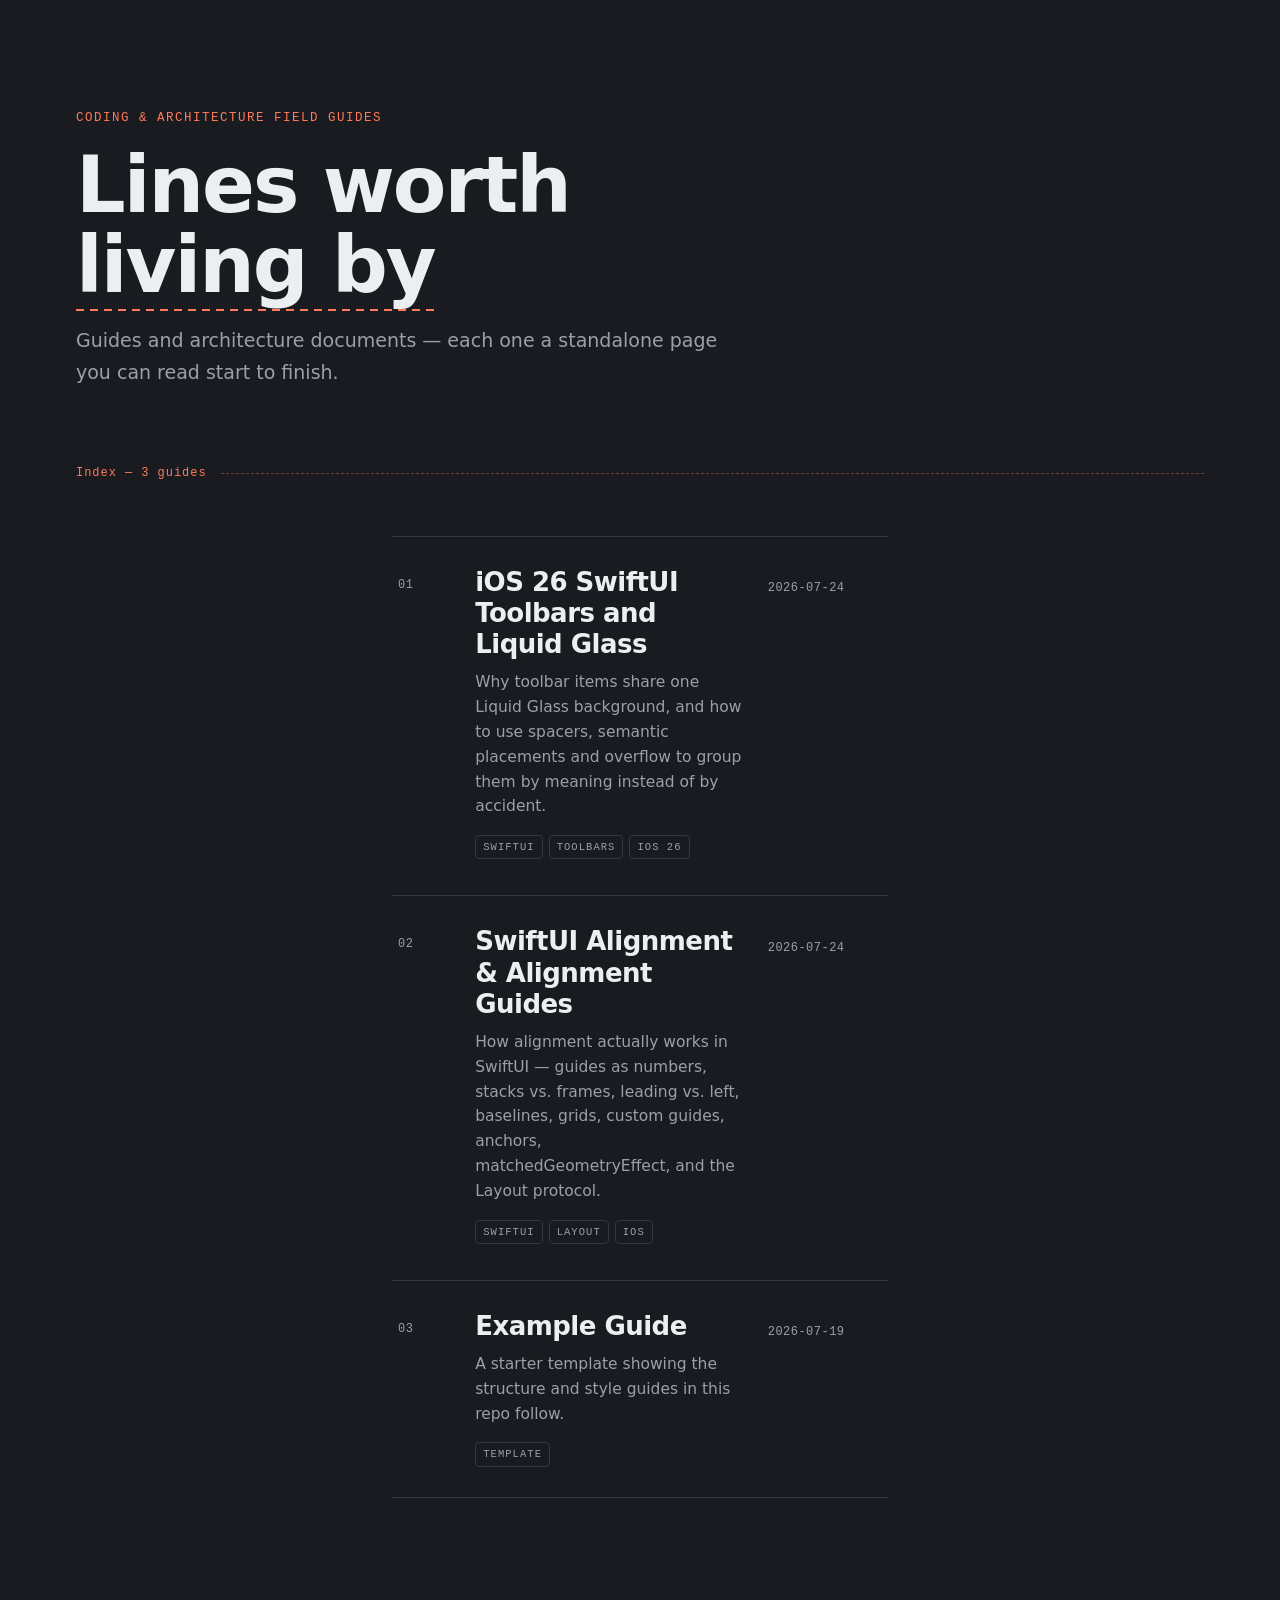
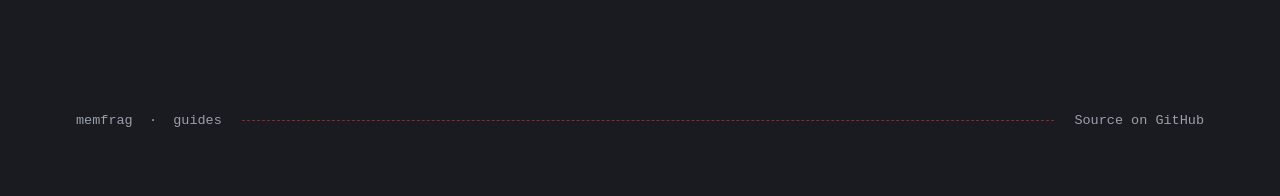
<file: index.html>
<!doctype html>
<html lang="en">
<head>
  <meta charset="utf-8">
  <meta name="viewport" content="width=device-width, initial-scale=1">
  <title>Guides</title>
  <meta name="description" content="Coding guides and architecture documents.">
  <link rel="stylesheet" href="assets/style.css">
</head>
<body>
  <div class="rail" aria-hidden="true"></div>

  <header class="masthead">
    <span class="eyebrow">Coding &amp; architecture field guides</span>
    <h1>Lines worth<br><span class="dashed">living by</span></h1>
    <p class="subtitle">Guides and architecture documents &mdash; each one a standalone page you can read start to finish.</p>
    <p class="masthead-rule"><span id="guide-count">Index</span></p>
  </header>

  <main>
    <ul class="guide-list" id="guide-list">
      <li class="list-note" id="list-note">Loading&hellip;</li>
    </ul>
  </main>

  <footer class="page-footer">
    <span>memfrag &nbsp;·&nbsp; guides</span>
    <span class="sep"></span>
    <a href="https://github.com/memfrag/guides">Source on GitHub</a>
  </footer>

  <script>
    const esc = s => String(s).replace(/[&<>"]/g, c => (
      { '&': '&amp;', '<': '&lt;', '>': '&gt;', '"': '&quot;' }[c]
    ));

    fetch('guides.json')
      .then(res => {
        if (!res.ok) throw new Error(res.status + ' ' + res.statusText);
        return res.json();
      })
      .then(guides => {
        const list = document.getElementById('guide-list');
        const note = document.getElementById('list-note');
        const sorted = guides
          .slice()
          .sort((a, b) => (b.updated || '').localeCompare(a.updated || ''));

        note.remove();

        if (!sorted.length) {
          list.innerHTML = '<li class="list-note">No guides yet.</li>';
          return;
        }

        document.getElementById('guide-count').textContent =
          'Index — ' + sorted.length + (sorted.length === 1 ? ' guide' : ' guides');

        list.innerHTML = sorted.map((guide, i) => {
          const num = String(i + 1).padStart(2, '0');
          const tags = (guide.tags || [])
            .map(t => `<span class="tag">${esc(t)}</span>`)
            .join('');
          return `
            <li class="entry" style="--i:${i}">
              <a class="entry-link" href="${esc(guide.path)}">
                <span class="entry-num">${num}</span>
                <span class="entry-body">
                  <span class="entry-title">${esc(guide.title)}</span>
                  ${guide.description ? `<span class="entry-desc">${esc(guide.description)}</span>` : ''}
                  ${tags ? `<span class="entry-tags">${tags}</span>` : ''}
                </span>
                <span class="entry-side">
                  ${guide.updated ? `<time datetime="${esc(guide.updated)}">${esc(guide.updated)}</time>` : ''}
                  <span class="entry-arrow" aria-hidden="true">&rarr;</span>
                </span>
              </a>
            </li>`;
        }).join('');
      })
      .catch(err => {
        document.getElementById('guide-list').innerHTML =
          '<li class="list-note is-error">Could not load guides.json</li>';
        console.error(err);
      });
  </script>
</body>
</html>
</file>
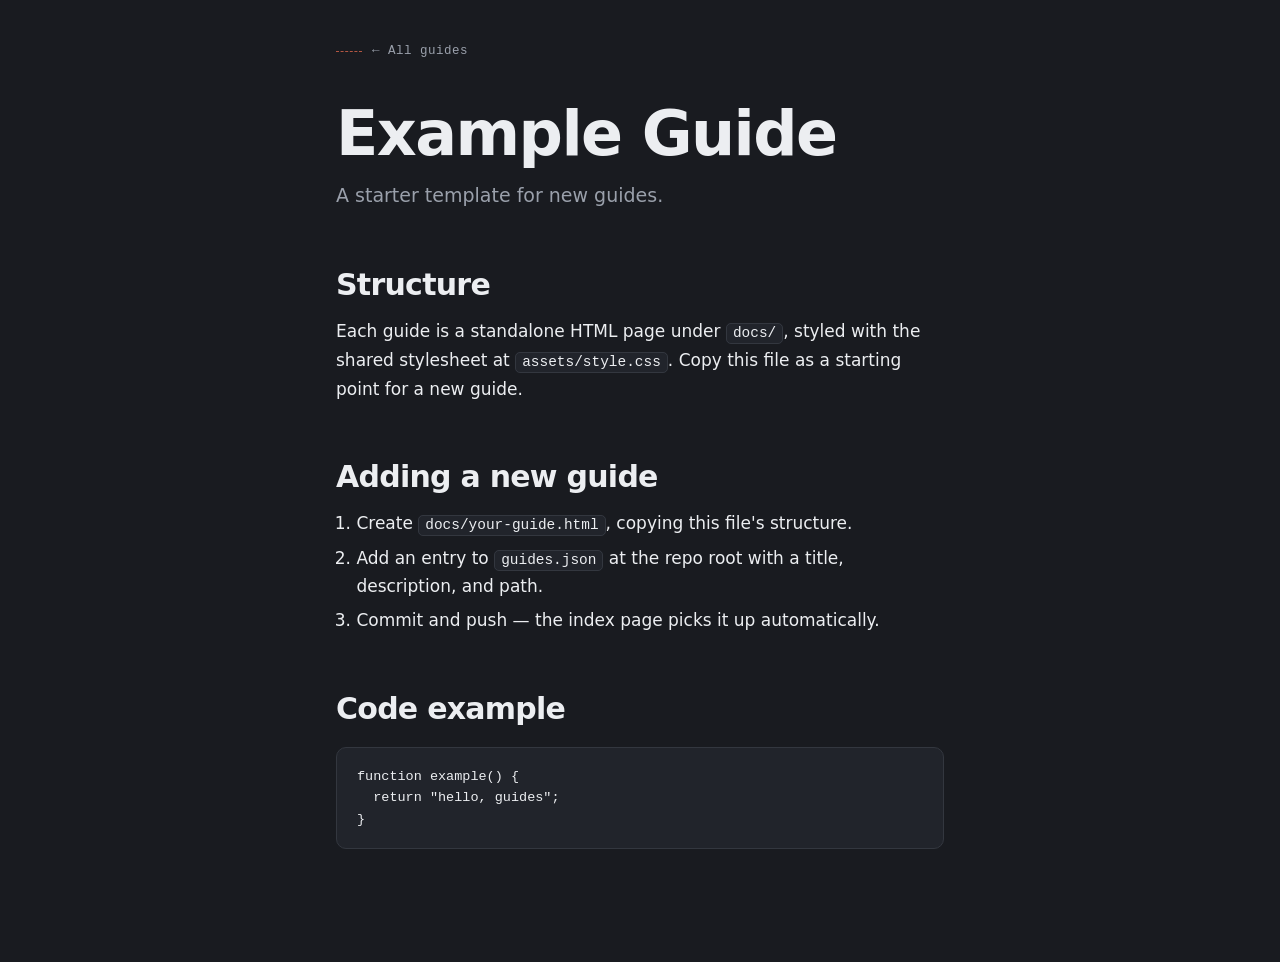
<file: docs/example-guide.html>
<!doctype html>
<html lang="en">
<head>
  <meta charset="utf-8">
  <meta name="viewport" content="width=device-width, initial-scale=1">
  <title>Example Guide</title>
  <link rel="stylesheet" href="../assets/style.css">
</head>
<body>
  <main>
    <a class="back-link" href="../index.html">&larr; All guides</a>
    <h1>Example Guide</h1>
    <p class="subtitle">A starter template for new guides.</p>

    <h2>Structure</h2>
    <p>
      Each guide is a standalone HTML page under <code>docs/</code>, styled with the
      shared stylesheet at <code>assets/style.css</code>. Copy this file as a
      starting point for a new guide.
    </p>

    <h2>Adding a new guide</h2>
    <ol>
      <li>Create <code>docs/your-guide.html</code>, copying this file's structure.</li>
      <li>Add an entry to <code>guides.json</code> at the repo root with a title,
        description, and path.</li>
      <li>Commit and push &mdash; the index page picks it up automatically.</li>
    </ol>

    <h2>Code example</h2>
    <pre><code>function example() {
  return "hello, guides";
}</code></pre>
  </main>
</body>
</html>
</file>
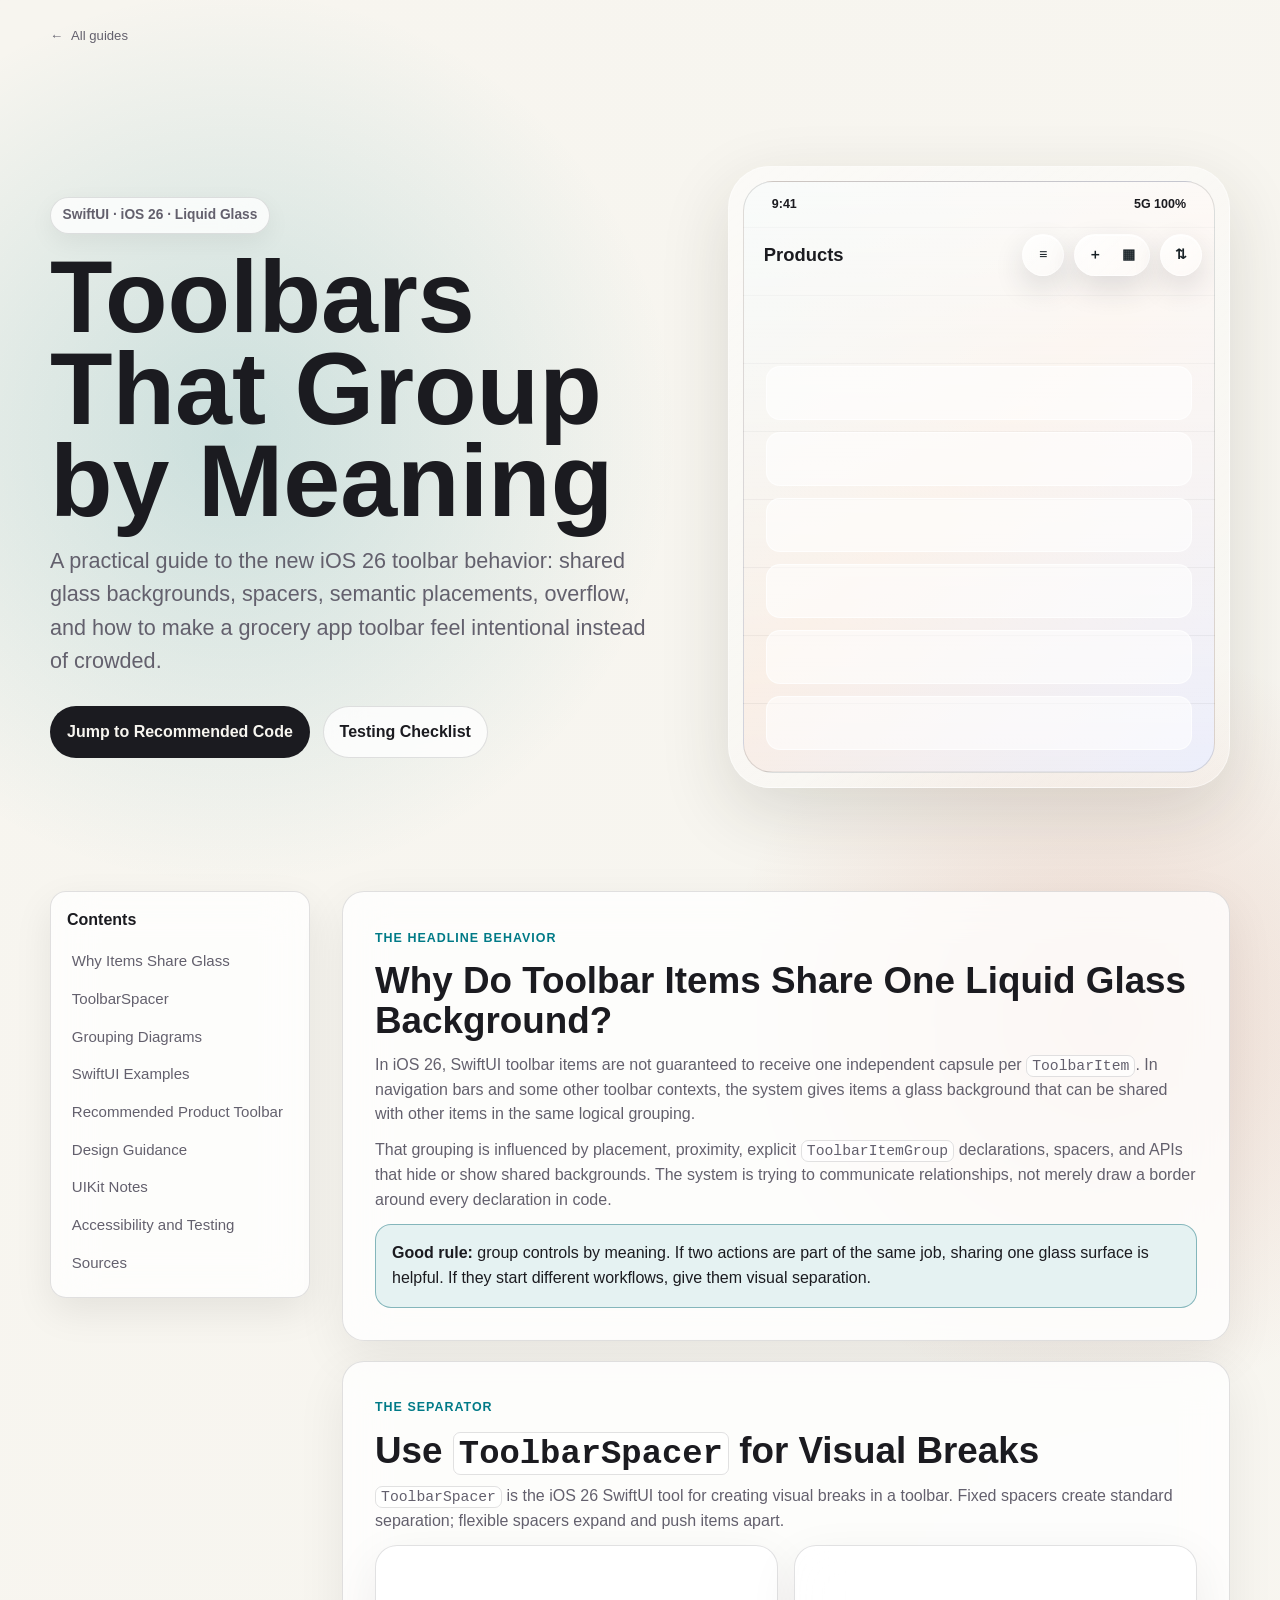
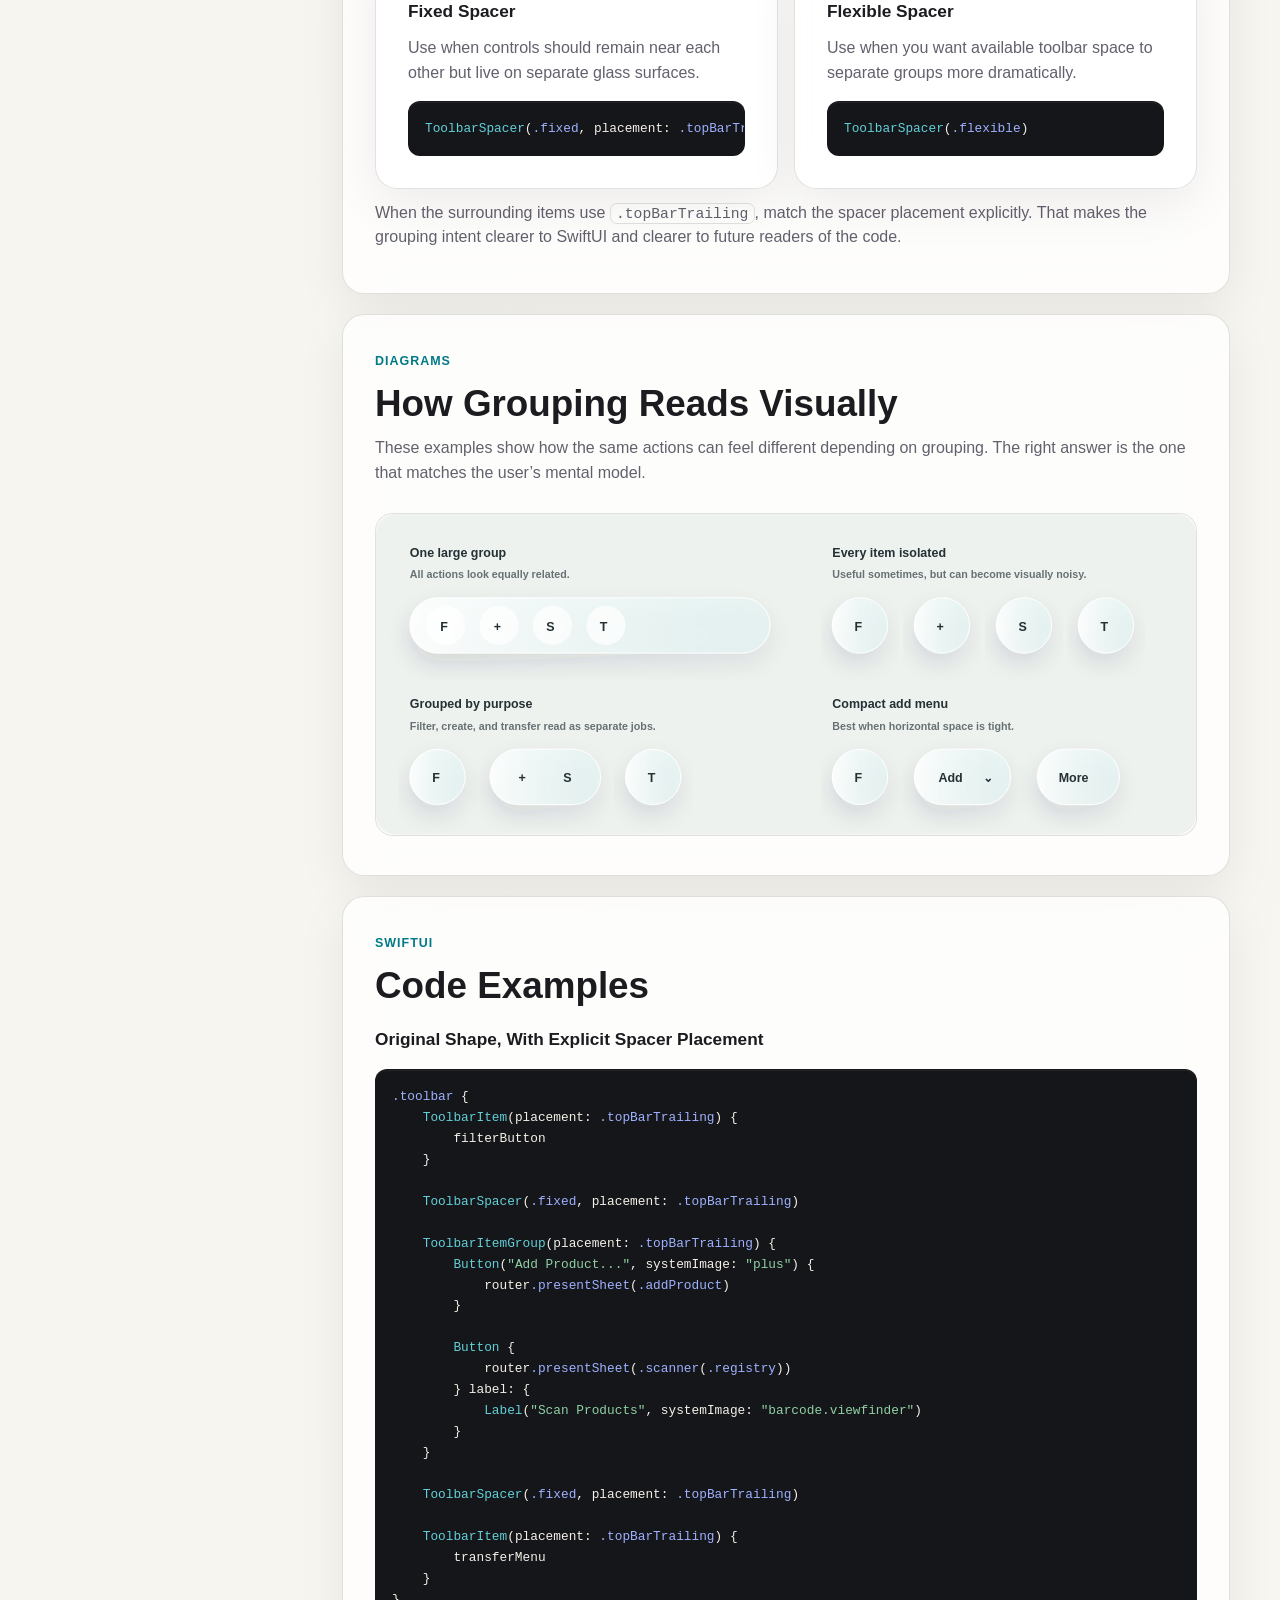
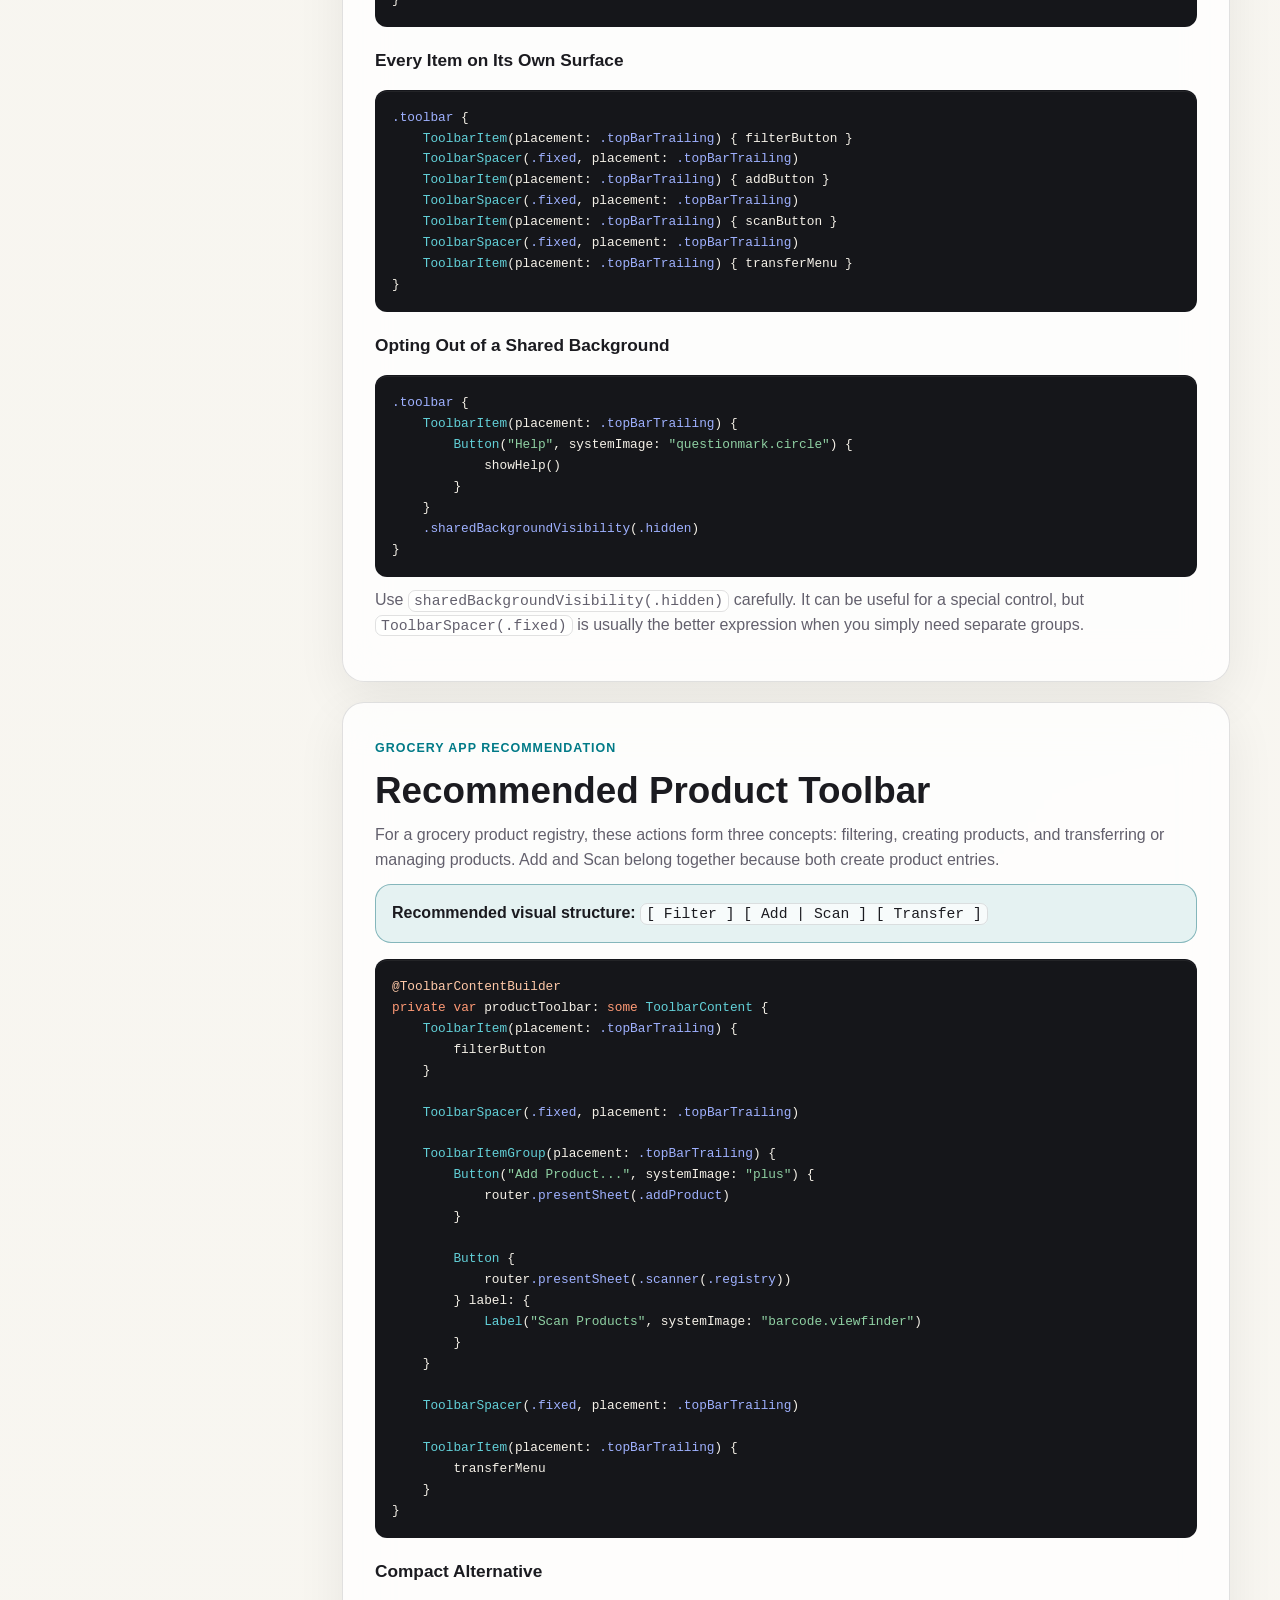
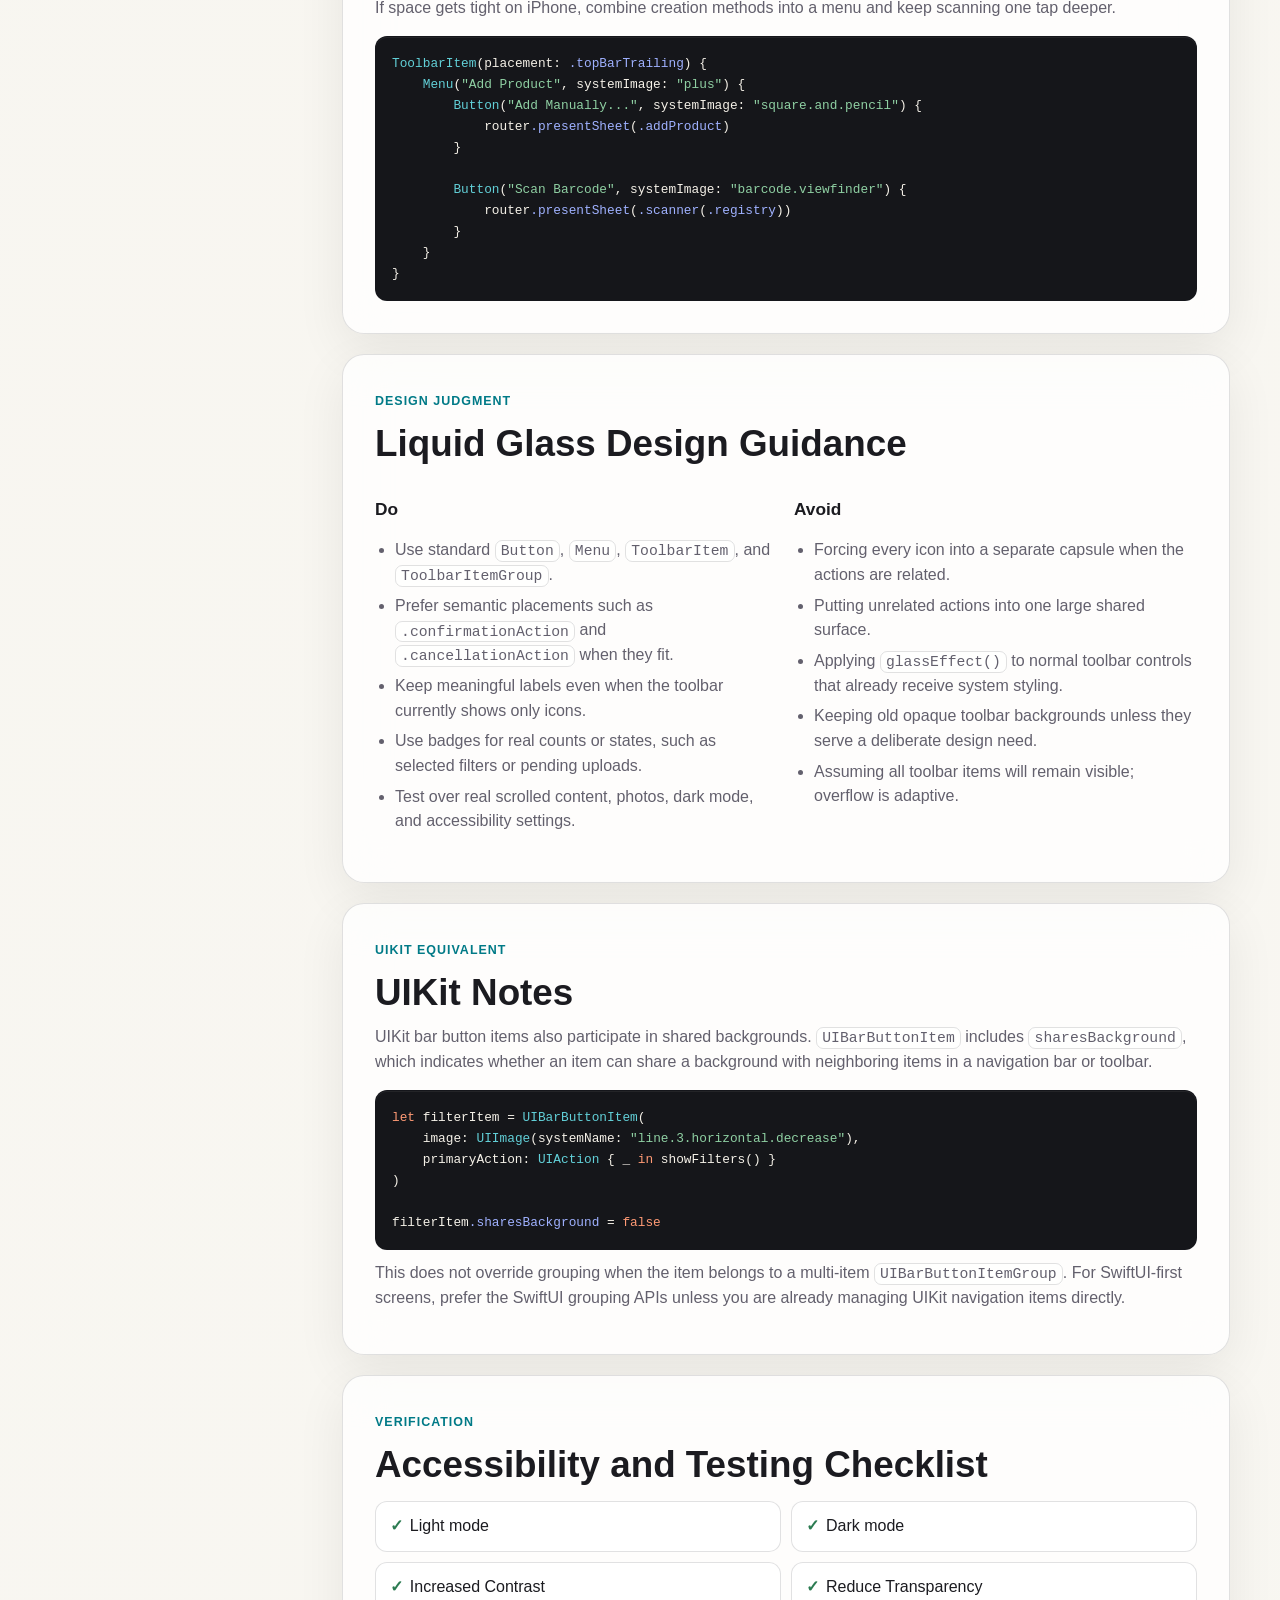
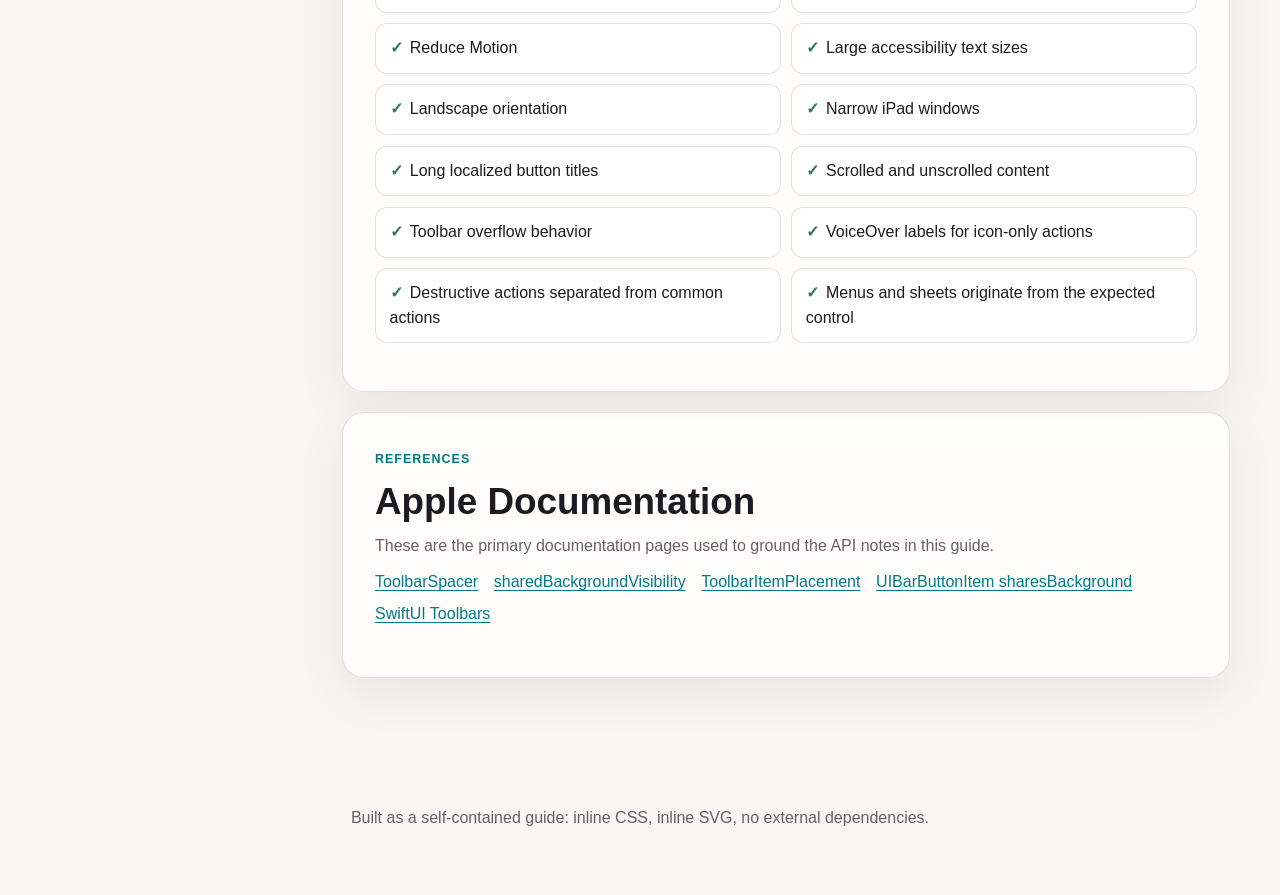
<file: docs/liquid-glass-toolbar-guide.html>
<!doctype html>
<html lang="en">
<head>
  <meta charset="utf-8">
  <meta name="viewport" content="width=device-width, initial-scale=1">
  <title>iOS 26 SwiftUI Toolbars and Liquid Glass</title>
  <style>
    :root {
      color-scheme: light dark;
      --bg: #f7f5ef;
      --paper: rgba(255,255,255,.78);
      --paper-strong: rgba(255,255,255,.92);
      --ink: #1b1b20;
      --muted: #63606d;
      --line: rgba(29,29,34,.13);
      --accent: #007a87;
      --accent-2: #b6462a;
      --accent-3: #445c9f;
      --green: #2b7b51;
      --shadow: 0 24px 70px rgba(44, 39, 25, .14);
      --mono: ui-monospace, SFMono-Regular, Menlo, Consolas, "Liberation Mono", monospace;
      --sans: -apple-system, BlinkMacSystemFont, "SF Pro Text", "Segoe UI", sans-serif;
    }

    @media (prefers-color-scheme: dark) {
      :root {
        --bg: #171719;
        --paper: rgba(37,38,43,.76);
        --paper-strong: rgba(43,44,50,.92);
        --ink: #f3f0ea;
        --muted: #b7b2aa;
        --line: rgba(255,255,255,.15);
        --accent: #62d0d8;
        --accent-2: #ff9a75;
        --accent-3: #9fb1ff;
        --green: #79d69c;
        --shadow: 0 24px 70px rgba(0,0,0,.34);
      }
    }

    * { box-sizing: border-box; }
    html { scroll-behavior: smooth; }
    body {
      margin: 0;
      font-family: var(--sans);
      color: var(--ink);
      background:
        radial-gradient(circle at 18% 6%, rgba(0,122,135,.18), transparent 28rem),
        radial-gradient(circle at 86% 14%, rgba(182,70,42,.16), transparent 24rem),
        linear-gradient(135deg, var(--bg), color-mix(in srgb, var(--bg) 84%, #ffffff));
      line-height: 1.55;
    }

    a { color: var(--accent); text-decoration-thickness: .08em; text-underline-offset: .18em; }
    code, pre { font-family: var(--mono); }
    code {
      padding: .12rem .32rem;
      border: 1px solid var(--line);
      border-radius: .45rem;
      background: color-mix(in srgb, var(--paper-strong) 74%, transparent);
      font-size: .92em;
    }
    pre {
      margin: 1rem 0 0;
      padding: 1rem;
      overflow-x: auto;
      border: 1px solid var(--line);
      border-radius: 12px;
      background: #15161a;
      color: #f5f1e8;
      font-size: .87rem;
      line-height: 1.48;
      box-shadow: inset 0 1px 0 rgba(255,255,255,.06);
    }
    pre code { padding: 0; border: 0; background: transparent; color: inherit; }

    /* Swift syntax colours. The code block is dark in both themes, so these
       are fixed values rather than theme tokens. */
    pre {
      --tok-comment: #7f838f;
      --tok-keyword: #ff9a75;
      --tok-string:  #8fd0a3;
      --tok-type:    #62d0d8;
      --tok-member:  #9fb1ff;
      --tok-number:  #f0c674;
      --tok-attr:    #ffc9a8;
    }
    .tok-comment { color: var(--tok-comment); font-style: italic; }
    .tok-keyword { color: var(--tok-keyword); }
    .tok-string  { color: var(--tok-string); }
    .tok-type    { color: var(--tok-type); }
    .tok-member  { color: var(--tok-member); }
    .tok-number  { color: var(--tok-number); }
    .tok-attr    { color: var(--tok-attr); }

    .wrap { width: min(1180px, calc(100% - 32px)); margin: 0 auto; }

    .back-link {
      display: inline-flex;
      align-items: center;
      gap: .5rem;
      margin-top: 1.6rem;
      font-size: .82rem;
      font-weight: 500;
      color: var(--muted);
      text-decoration: none;
      transition: color .18s ease, gap .18s ease;
    }
    .back-link:hover { color: var(--accent); gap: .75rem; }
    .hero {
      min-height: 92vh;
      display: grid;
      align-items: center;
      padding: 5rem 0 3rem;
    }
    .hero-grid {
      display: grid;
      grid-template-columns: minmax(0, 1.1fr) minmax(320px, .9fr);
      gap: clamp(2rem, 5vw, 5rem);
      align-items: center;
    }
    .eyebrow {
      display: inline-flex;
      gap: .55rem;
      align-items: center;
      padding: .42rem .72rem;
      border: 1px solid var(--line);
      border-radius: 999px;
      background: var(--paper);
      backdrop-filter: blur(22px) saturate(1.2);
      box-shadow: 0 8px 24px rgba(0,0,0,.06);
      color: var(--muted);
      font-size: .86rem;
      font-weight: 650;
    }
    h1 {
      margin: 1.1rem 0 1rem;
      max-width: 12ch;
      font-size: clamp(3rem, 8vw, 7.6rem);
      line-height: .9;
      letter-spacing: 0;
    }
    .lead {
      max-width: 66ch;
      margin: 0;
      font-size: clamp(1.08rem, 2vw, 1.35rem);
      color: var(--muted);
    }
    .hero-actions { display: flex; flex-wrap: wrap; gap: .8rem; margin-top: 1.8rem; }
    .button {
      display: inline-flex;
      align-items: center;
      gap: .55rem;
      min-height: 44px;
      padding: .78rem 1rem;
      border-radius: 999px;
      border: 1px solid var(--line);
      background: var(--ink);
      color: var(--bg);
      font-weight: 750;
      text-decoration: none;
    }
    .button.secondary { background: var(--paper); color: var(--ink); backdrop-filter: blur(18px); }

    .device {
      position: relative;
      border: 1px solid rgba(255,255,255,.45);
      border-radius: 42px;
      padding: 14px;
      background: linear-gradient(145deg, rgba(255,255,255,.5), rgba(255,255,255,.12));
      box-shadow: var(--shadow);
    }
    .screen {
      border-radius: 30px;
      overflow: hidden;
      border: 1px solid rgba(0,0,0,.12);
      background:
        linear-gradient(rgba(255,255,255,.72), rgba(255,255,255,.18)),
        repeating-linear-gradient(0deg, rgba(27,27,32,.08) 0 1px, transparent 1px 68px),
        linear-gradient(135deg, #e9f2ef, #f8eadf 48%, #e8ebfb);
      min-height: 560px;
      position: relative;
    }
    .status { height: 44px; display: flex; justify-content: space-between; align-items: center; padding: 0 28px; font-size: .78rem; font-weight: 800; }
    .nav-demo { position: sticky; top: 0; padding: 8px 12px 12px; display: flex; align-items: center; gap: 10px; justify-content: flex-end; }
    .nav-title { margin-right: auto; margin-left: 8px; font-weight: 800; font-size: 1.15rem; }
    .glass {
      display: inline-flex;
      align-items: center;
      gap: 2px;
      min-height: 40px;
      padding: 4px;
      border-radius: 999px;
      border: 1px solid rgba(255,255,255,.55);
      background: linear-gradient(135deg, rgba(255,255,255,.82), rgba(255,255,255,.34));
      box-shadow: 0 12px 30px rgba(32,44,55,.14), inset 0 1px 0 rgba(255,255,255,.82);
      backdrop-filter: blur(24px) saturate(1.5);
    }
    .tool {
      display: grid;
      place-items: center;
      width: 32px;
      height: 32px;
      border-radius: 999px;
      color: #182126;
      font-weight: 900;
      font-size: .88rem;
    }
    .content-bars { padding: 78px 22px 22px; display: grid; gap: 12px; }
    .fake-row { height: 54px; border-radius: 14px; background: rgba(255,255,255,.58); border: 1px solid rgba(255,255,255,.7); }

    .layout {
      display: grid;
      grid-template-columns: 260px minmax(0, 1fr);
      gap: 2rem;
      align-items: start;
      padding: 1rem 0 5rem;
    }
    .toc {
      position: sticky;
      top: 1rem;
      border: 1px solid var(--line);
      border-radius: 16px;
      padding: 1rem;
      background: var(--paper);
      backdrop-filter: blur(22px) saturate(1.2);
      box-shadow: 0 14px 38px rgba(0,0,0,.08);
    }
    .toc strong { display: block; margin-bottom: .55rem; }
    .toc a { display: block; padding: .45rem .3rem; color: var(--muted); text-decoration: none; border-radius: 8px; font-size: .94rem; }
    .toc a:hover { color: var(--ink); background: rgba(128,128,128,.1); }

    main { display: grid; gap: 1.25rem; }
    section, .panel {
      border: 1px solid var(--line);
      border-radius: 22px;
      padding: clamp(1.1rem, 3vw, 2rem);
      background: var(--paper);
      backdrop-filter: blur(22px) saturate(1.1);
      box-shadow: 0 16px 50px rgba(0,0,0,.07);
    }
    h2 { margin: 0 0 .75rem; font-size: clamp(1.55rem, 3vw, 2.3rem); line-height: 1.08; letter-spacing: 0; }
    h3 { margin: 1.25rem 0 .45rem; font-size: 1.08rem; }
    p { margin: .7rem 0; color: var(--muted); }
    ul, ol { padding-left: 1.25rem; color: var(--muted); }
    li { margin: .36rem 0; }
    .grid-2 { display: grid; grid-template-columns: repeat(2, minmax(0, 1fr)); gap: 1rem; }
    .callout {
      border-radius: 16px;
      border: 1px solid color-mix(in srgb, var(--accent) 35%, var(--line));
      padding: 1rem;
      background: color-mix(in srgb, var(--accent) 10%, var(--paper-strong));
    }
    .callout strong { color: var(--ink); }
    .tagline {
      display: inline-block;
      margin: .3rem 0 .8rem;
      color: var(--accent);
      font-weight: 800;
      text-transform: uppercase;
      font-size: .78rem;
      letter-spacing: .08em;
    }
    .diagram {
      width: 100%;
      height: auto;
      margin-top: 1rem;
      border-radius: 18px;
      border: 1px solid var(--line);
      background: color-mix(in srgb, var(--paper-strong) 75%, transparent);
    }
    .mini-label { font: 700 14px var(--sans); fill: #243034; }
    .mini-muted { font: 600 12px var(--sans); fill: #677173; }
    .source-list a { display: inline-block; margin-right: .7rem; margin-bottom: .45rem; }

    .checklist {
      display: grid;
      grid-template-columns: repeat(2, minmax(0, 1fr));
      gap: .65rem;
      padding: 0;
      list-style: none;
    }
    .checklist li {
      margin: 0;
      padding: .75rem .85rem;
      border: 1px solid var(--line);
      border-radius: 12px;
      background: var(--paper-strong);
      color: var(--ink);
    }
    .checklist li::before { content: "✓"; color: var(--green); font-weight: 900; margin-right: .45rem; }
    .footer { padding: 3rem 0 4rem; color: var(--muted); text-align: center; }

    @media (max-width: 880px) {
      .hero { min-height: auto; padding-top: 2.5rem; }
      .hero-grid, .layout, .grid-2 { grid-template-columns: 1fr; }
      .toc { position: static; }
      .screen { min-height: 460px; }
      .checklist { grid-template-columns: 1fr; }
    }

    @media print {
      body { background: #fff; }
      .toc, .hero-actions { display: none; }
      .layout, .hero-grid { display: block; }
      section, .panel { box-shadow: none; break-inside: avoid; }
      a { color: #000; }
    }
  </style>
</head>
<body>
  <div class="wrap">
    <a class="back-link" href="../index.html"><span aria-hidden="true">&larr;</span> All guides</a>
  </div>
  <header class="hero">
    <div class="wrap hero-grid">
      <div>
        <span class="eyebrow">SwiftUI · iOS 26 · Liquid Glass</span>
        <h1>Toolbars That Group by Meaning</h1>
        <p class="lead">A practical guide to the new iOS 26 toolbar behavior: shared glass backgrounds, spacers, semantic placements, overflow, and how to make a grocery app toolbar feel intentional instead of crowded.</p>
        <div class="hero-actions">
          <a class="button" href="#recommended">Jump to Recommended Code</a>
          <a class="button secondary" href="#checklist">Testing Checklist</a>
        </div>
      </div>

      <div class="device" aria-label="Illustration of an iPhone toolbar with separate Liquid Glass groups">
        <div class="screen">
          <div class="status"><span>9:41</span><span>5G 100%</span></div>
          <div class="nav-demo">
            <div class="nav-title">Products</div>
            <div class="glass"><span class="tool">≡</span></div>
            <div class="glass"><span class="tool">＋</span><span class="tool">▦</span></div>
            <div class="glass"><span class="tool">⇅</span></div>
          </div>
          <div class="content-bars" aria-hidden="true">
            <div class="fake-row"></div>
            <div class="fake-row"></div>
            <div class="fake-row"></div>
            <div class="fake-row"></div>
            <div class="fake-row"></div>
            <div class="fake-row"></div>
          </div>
        </div>
      </div>
    </div>
  </header>

  <div class="wrap layout">
    <nav class="toc" aria-label="Table of contents">
      <strong>Contents</strong>
      <a href="#why">Why Items Share Glass</a>
      <a href="#spacers">ToolbarSpacer</a>
      <a href="#grouping">Grouping Diagrams</a>
      <a href="#code">SwiftUI Examples</a>
      <a href="#recommended">Recommended Product Toolbar</a>
      <a href="#design">Design Guidance</a>
      <a href="#uikit">UIKit Notes</a>
      <a href="#checklist">Accessibility and Testing</a>
      <a href="#sources">Sources</a>
    </nav>

    <main>
      <section id="why">
        <span class="tagline">The headline behavior</span>
        <h2>Why Do Toolbar Items Share One Liquid Glass Background?</h2>
        <p>In iOS 26, SwiftUI toolbar items are not guaranteed to receive one independent capsule per <code>ToolbarItem</code>. In navigation bars and some other toolbar contexts, the system gives items a glass background that can be shared with other items in the same logical grouping.</p>
        <p>That grouping is influenced by placement, proximity, explicit <code>ToolbarItemGroup</code> declarations, spacers, and APIs that hide or show shared backgrounds. The system is trying to communicate relationships, not merely draw a border around every declaration in code.</p>
        <div class="callout">
          <strong>Good rule:</strong> group controls by meaning. If two actions are part of the same job, sharing one glass surface is helpful. If they start different workflows, give them visual separation.
        </div>
      </section>

      <section id="spacers">
        <span class="tagline">The separator</span>
        <h2>Use <code>ToolbarSpacer</code> for Visual Breaks</h2>
        <p><code>ToolbarSpacer</code> is the iOS 26 SwiftUI tool for creating visual breaks in a toolbar. Fixed spacers create standard separation; flexible spacers expand and push items apart.</p>
        <div class="grid-2">
          <div class="panel">
            <h3>Fixed Spacer</h3>
            <p>Use when controls should remain near each other but live on separate glass surfaces.</p>
            <pre><code>ToolbarSpacer(.fixed, placement: .topBarTrailing)</code></pre>
          </div>
          <div class="panel">
            <h3>Flexible Spacer</h3>
            <p>Use when you want available toolbar space to separate groups more dramatically.</p>
            <pre><code>ToolbarSpacer(.flexible)</code></pre>
          </div>
        </div>
        <p>When the surrounding items use <code>.topBarTrailing</code>, match the spacer placement explicitly. That makes the grouping intent clearer to SwiftUI and clearer to future readers of the code.</p>
      </section>

      <section id="grouping">
        <span class="tagline">Diagrams</span>
        <h2>How Grouping Reads Visually</h2>
        <p>These examples show how the same actions can feel different depending on grouping. The right answer is the one that matches the user’s mental model.</p>

        <svg class="diagram" viewBox="0 0 920 360" role="img" aria-labelledby="diagram-title">
          <title id="diagram-title">Toolbar grouping diagrams</title>
          <defs>
            <linearGradient id="glassA" x1="0" x2="1">
              <stop offset="0" stop-color="#ffffff" stop-opacity=".88"/>
              <stop offset="1" stop-color="#dff7f7" stop-opacity=".42"/>
            </linearGradient>
            <filter id="softShadow" x="-20%" y="-50%" width="140%" height="200%">
              <feDropShadow dx="0" dy="12" stdDeviation="12" flood-color="#23333a" flood-opacity=".16"/>
            </filter>
          </defs>

          <rect width="920" height="360" rx="22" fill="#eef2ef"/>
          <text x="38" y="48" class="mini-label">One large group</text>
          <text x="38" y="72" class="mini-muted">All actions look equally related.</text>
          <rect x="38" y="94" width="404" height="62" rx="31" fill="url(#glassA)" stroke="#fff" filter="url(#softShadow)"/>
          <circle cx="78" cy="125" r="22" fill="#fff" opacity=".75"/><text x="72" y="131" class="mini-label">F</text>
          <circle cx="138" cy="125" r="22" fill="#fff" opacity=".75"/><text x="132" y="131" class="mini-label">+</text>
          <circle cx="198" cy="125" r="22" fill="#fff" opacity=".75"/><text x="191" y="131" class="mini-label">S</text>
          <circle cx="258" cy="125" r="22" fill="#fff" opacity=".75"/><text x="251" y="131" class="mini-label">T</text>

          <text x="38" y="218" class="mini-label">Grouped by purpose</text>
          <text x="38" y="242" class="mini-muted">Filter, create, and transfer read as separate jobs.</text>
          <rect x="38" y="264" width="62" height="62" rx="31" fill="url(#glassA)" stroke="#fff" filter="url(#softShadow)"/>
          <text x="63" y="301" class="mini-label">F</text>
          <rect x="128" y="264" width="124" height="62" rx="31" fill="url(#glassA)" stroke="#fff" filter="url(#softShadow)"/>
          <text x="160" y="301" class="mini-label">+</text><text x="210" y="301" class="mini-label">S</text>
          <rect x="280" y="264" width="62" height="62" rx="31" fill="url(#glassA)" stroke="#fff" filter="url(#softShadow)"/>
          <text x="305" y="301" class="mini-label">T</text>

          <text x="512" y="48" class="mini-label">Every item isolated</text>
          <text x="512" y="72" class="mini-muted">Useful sometimes, but can become visually noisy.</text>
          <rect x="512" y="94" width="62" height="62" rx="31" fill="url(#glassA)" stroke="#fff" filter="url(#softShadow)"/>
          <rect x="604" y="94" width="62" height="62" rx="31" fill="url(#glassA)" stroke="#fff" filter="url(#softShadow)"/>
          <rect x="696" y="94" width="62" height="62" rx="31" fill="url(#glassA)" stroke="#fff" filter="url(#softShadow)"/>
          <rect x="788" y="94" width="62" height="62" rx="31" fill="url(#glassA)" stroke="#fff" filter="url(#softShadow)"/>
          <text x="537" y="131" class="mini-label">F</text><text x="629" y="131" class="mini-label">+</text><text x="721" y="131" class="mini-label">S</text><text x="813" y="131" class="mini-label">T</text>

          <text x="512" y="218" class="mini-label">Compact add menu</text>
          <text x="512" y="242" class="mini-muted">Best when horizontal space is tight.</text>
          <rect x="512" y="264" width="62" height="62" rx="31" fill="url(#glassA)" stroke="#fff" filter="url(#softShadow)"/>
          <text x="537" y="301" class="mini-label">F</text>
          <rect x="604" y="264" width="108" height="62" rx="31" fill="url(#glassA)" stroke="#fff" filter="url(#softShadow)"/>
          <text x="631" y="301" class="mini-label">Add</text><text x="681" y="301" class="mini-label">⌄</text>
          <rect x="742" y="264" width="92" height="62" rx="31" fill="url(#glassA)" stroke="#fff" filter="url(#softShadow)"/>
          <text x="766" y="301" class="mini-label">More</text>
        </svg>
      </section>

      <section id="code">
        <span class="tagline">SwiftUI</span>
        <h2>Code Examples</h2>
        <h3>Original Shape, With Explicit Spacer Placement</h3>
        <pre><code>.toolbar {
    ToolbarItem(placement: .topBarTrailing) {
        filterButton
    }

    ToolbarSpacer(.fixed, placement: .topBarTrailing)

    ToolbarItemGroup(placement: .topBarTrailing) {
        Button("Add Product...", systemImage: "plus") {
            router.presentSheet(.addProduct)
        }

        Button {
            router.presentSheet(.scanner(.registry))
        } label: {
            Label("Scan Products", systemImage: "barcode.viewfinder")
        }
    }

    ToolbarSpacer(.fixed, placement: .topBarTrailing)

    ToolbarItem(placement: .topBarTrailing) {
        transferMenu
    }
}</code></pre>

        <h3>Every Item on Its Own Surface</h3>
        <pre><code>.toolbar {
    ToolbarItem(placement: .topBarTrailing) { filterButton }
    ToolbarSpacer(.fixed, placement: .topBarTrailing)
    ToolbarItem(placement: .topBarTrailing) { addButton }
    ToolbarSpacer(.fixed, placement: .topBarTrailing)
    ToolbarItem(placement: .topBarTrailing) { scanButton }
    ToolbarSpacer(.fixed, placement: .topBarTrailing)
    ToolbarItem(placement: .topBarTrailing) { transferMenu }
}</code></pre>

        <h3>Opting Out of a Shared Background</h3>
        <pre><code>.toolbar {
    ToolbarItem(placement: .topBarTrailing) {
        Button("Help", systemImage: "questionmark.circle") {
            showHelp()
        }
    }
    .sharedBackgroundVisibility(.hidden)
}</code></pre>
        <p>Use <code>sharedBackgroundVisibility(.hidden)</code> carefully. It can be useful for a special control, but <code>ToolbarSpacer(.fixed)</code> is usually the better expression when you simply need separate groups.</p>
      </section>

      <section id="recommended">
        <span class="tagline">Grocery app recommendation</span>
        <h2>Recommended Product Toolbar</h2>
        <p>For a grocery product registry, these actions form three concepts: filtering, creating products, and transferring or managing products. Add and Scan belong together because both create product entries.</p>
        <div class="callout">
          <strong>Recommended visual structure:</strong>
          <code>[ Filter ]   [ Add | Scan ]   [ Transfer ]</code>
        </div>
        <pre><code>@ToolbarContentBuilder
private var productToolbar: some ToolbarContent {
    ToolbarItem(placement: .topBarTrailing) {
        filterButton
    }

    ToolbarSpacer(.fixed, placement: .topBarTrailing)

    ToolbarItemGroup(placement: .topBarTrailing) {
        Button("Add Product...", systemImage: "plus") {
            router.presentSheet(.addProduct)
        }

        Button {
            router.presentSheet(.scanner(.registry))
        } label: {
            Label("Scan Products", systemImage: "barcode.viewfinder")
        }
    }

    ToolbarSpacer(.fixed, placement: .topBarTrailing)

    ToolbarItem(placement: .topBarTrailing) {
        transferMenu
    }
}</code></pre>

        <h3>Compact Alternative</h3>
        <p>If space gets tight on iPhone, combine creation methods into a menu and keep scanning one tap deeper.</p>
        <pre><code>ToolbarItem(placement: .topBarTrailing) {
    Menu("Add Product", systemImage: "plus") {
        Button("Add Manually...", systemImage: "square.and.pencil") {
            router.presentSheet(.addProduct)
        }

        Button("Scan Barcode", systemImage: "barcode.viewfinder") {
            router.presentSheet(.scanner(.registry))
        }
    }
}</code></pre>
      </section>

      <section id="design">
        <span class="tagline">Design judgment</span>
        <h2>Liquid Glass Design Guidance</h2>
        <div class="grid-2">
          <div>
            <h3>Do</h3>
            <ul>
              <li>Use standard <code>Button</code>, <code>Menu</code>, <code>ToolbarItem</code>, and <code>ToolbarItemGroup</code>.</li>
              <li>Prefer semantic placements such as <code>.confirmationAction</code> and <code>.cancellationAction</code> when they fit.</li>
              <li>Keep meaningful labels even when the toolbar currently shows only icons.</li>
              <li>Use badges for real counts or states, such as selected filters or pending uploads.</li>
              <li>Test over real scrolled content, photos, dark mode, and accessibility settings.</li>
            </ul>
          </div>
          <div>
            <h3>Avoid</h3>
            <ul>
              <li>Forcing every icon into a separate capsule when the actions are related.</li>
              <li>Putting unrelated actions into one large shared surface.</li>
              <li>Applying <code>glassEffect()</code> to normal toolbar controls that already receive system styling.</li>
              <li>Keeping old opaque toolbar backgrounds unless they serve a deliberate design need.</li>
              <li>Assuming all toolbar items will remain visible; overflow is adaptive.</li>
            </ul>
          </div>
        </div>
      </section>

      <section id="uikit">
        <span class="tagline">UIKit equivalent</span>
        <h2>UIKit Notes</h2>
        <p>UIKit bar button items also participate in shared backgrounds. <code>UIBarButtonItem</code> includes <code>sharesBackground</code>, which indicates whether an item can share a background with neighboring items in a navigation bar or toolbar.</p>
        <pre><code>let filterItem = UIBarButtonItem(
    image: UIImage(systemName: "line.3.horizontal.decrease"),
    primaryAction: UIAction { _ in showFilters() }
)

filterItem.sharesBackground = false</code></pre>
        <p>This does not override grouping when the item belongs to a multi-item <code>UIBarButtonItemGroup</code>. For SwiftUI-first screens, prefer the SwiftUI grouping APIs unless you are already managing UIKit navigation items directly.</p>
      </section>

      <section id="checklist">
        <span class="tagline">Verification</span>
        <h2>Accessibility and Testing Checklist</h2>
        <ul class="checklist">
          <li>Light mode</li>
          <li>Dark mode</li>
          <li>Increased Contrast</li>
          <li>Reduce Transparency</li>
          <li>Reduce Motion</li>
          <li>Large accessibility text sizes</li>
          <li>Landscape orientation</li>
          <li>Narrow iPad windows</li>
          <li>Long localized button titles</li>
          <li>Scrolled and unscrolled content</li>
          <li>Toolbar overflow behavior</li>
          <li>VoiceOver labels for icon-only actions</li>
          <li>Destructive actions separated from common actions</li>
          <li>Menus and sheets originate from the expected control</li>
        </ul>
      </section>

      <section id="sources">
        <span class="tagline">References</span>
        <h2>Apple Documentation</h2>
        <p>These are the primary documentation pages used to ground the API notes in this guide.</p>
        <p class="source-list">
          <a href="https://developer.apple.com/documentation/SwiftUI/ToolbarSpacer">ToolbarSpacer</a>
          <a href="https://developer.apple.com/documentation/swiftui/toolbarcontent/sharedbackgroundvisibility%28_%3A%29">sharedBackgroundVisibility</a>
          <a href="https://developer.apple.com/documentation/swiftui/toolbaritemplacement">ToolbarItemPlacement</a>
          <a href="https://developer.apple.com/documentation/uikit/uibarbuttonitem/sharesbackground">UIBarButtonItem sharesBackground</a>
          <a href="https://developer.apple.com/documentation/SwiftUI/Toolbars">SwiftUI Toolbars</a>
        </p>
      </section>
    </main>
  </div>

  <footer class="footer wrap">
    Built as a self-contained guide: inline CSS, inline SVG, no external dependencies.
  </footer>
  <script>
  /* Minimal Swift highlighter — no dependencies, runs over each <pre><code>. */
  (function () {
    var KEYWORDS = [
      "actor", "any", "as", "associatedtype", "async", "await", "borrowing", "break",
      "case", "catch", "class", "consuming", "continue", "convenience", "default",
      "defer", "deinit", "didSet", "distributed", "do", "dynamic", "each", "else",
      "enum", "extension", "fallthrough", "false", "fileprivate", "final", "for",
      "func", "get", "guard", "if", "import", "in", "indirect", "init", "inout",
      "internal", "is", "isolated", "lazy", "let", "macro", "mutating", "nil",
      "nonisolated", "nonmutating", "open", "operator", "optional", "override",
      "package", "precedencegroup", "private", "protocol", "public", "repeat",
      "required", "rethrows", "return", "self", "set", "some", "static", "struct",
      "subscript", "super", "switch", "throw", "throws", "true", "try", "typealias",
      "unowned", "var", "weak", "where", "while", "willSet", "Any", "Self"
    ];

    var RE = new RegExp([
      "(\\/\\/[^\\n]*|\\/\\*[\\s\\S]*?\\*\\/)",              /* 1 comment    */
      "(\"\"\"[\\s\\S]*?\"\"\"|\"(?:\\\\.|[^\"\\\\\\n])*\")", /* 2 string     */
      "(@[A-Za-z_]\\w*)",                                     /* 3 attribute  */
      "(\\b(?:" + KEYWORDS.join("|") + ")\\b)",               /* 4 keyword    */
      "(\\.[A-Za-z_]\\w*)",                                   /* 5 member     */
      "(\\b[A-Z]\\w*\\b)",                                    /* 6 type       */
      "(\\b0x[0-9a-fA-F_]+\\b|\\b\\d[\\d_]*(?:\\.\\d[\\d_]*)?\\b)" /* 7 number */
    ].join("|"), "g");

    var CLASSES = [null, "comment", "string", "attr", "keyword", "member", "type", "number"];

    function esc(s) {
      return s.replace(/&/g, "&amp;").replace(/</g, "&lt;").replace(/>/g, "&gt;");
    }

    function highlight(src) {
      var out = "", last = 0, m, i, cls;
      RE.lastIndex = 0;
      while ((m = RE.exec(src)) !== null) {
        if (m[0] === "") { RE.lastIndex++; continue; }
        for (i = 1; i < CLASSES.length; i++) { if (m[i] !== undefined) { cls = CLASSES[i]; break; } }
        out += esc(src.slice(last, m.index));
        out += '<span class="tok-' + cls + '">' + esc(m[0]) + "</span>";
        last = m.index + m[0].length;
      }
      return out + esc(src.slice(last));
    }

    document.querySelectorAll("pre code").forEach(function (block) {
      block.innerHTML = highlight(block.textContent);
    });
  })();
  </script>
</body>
</html>
</file>
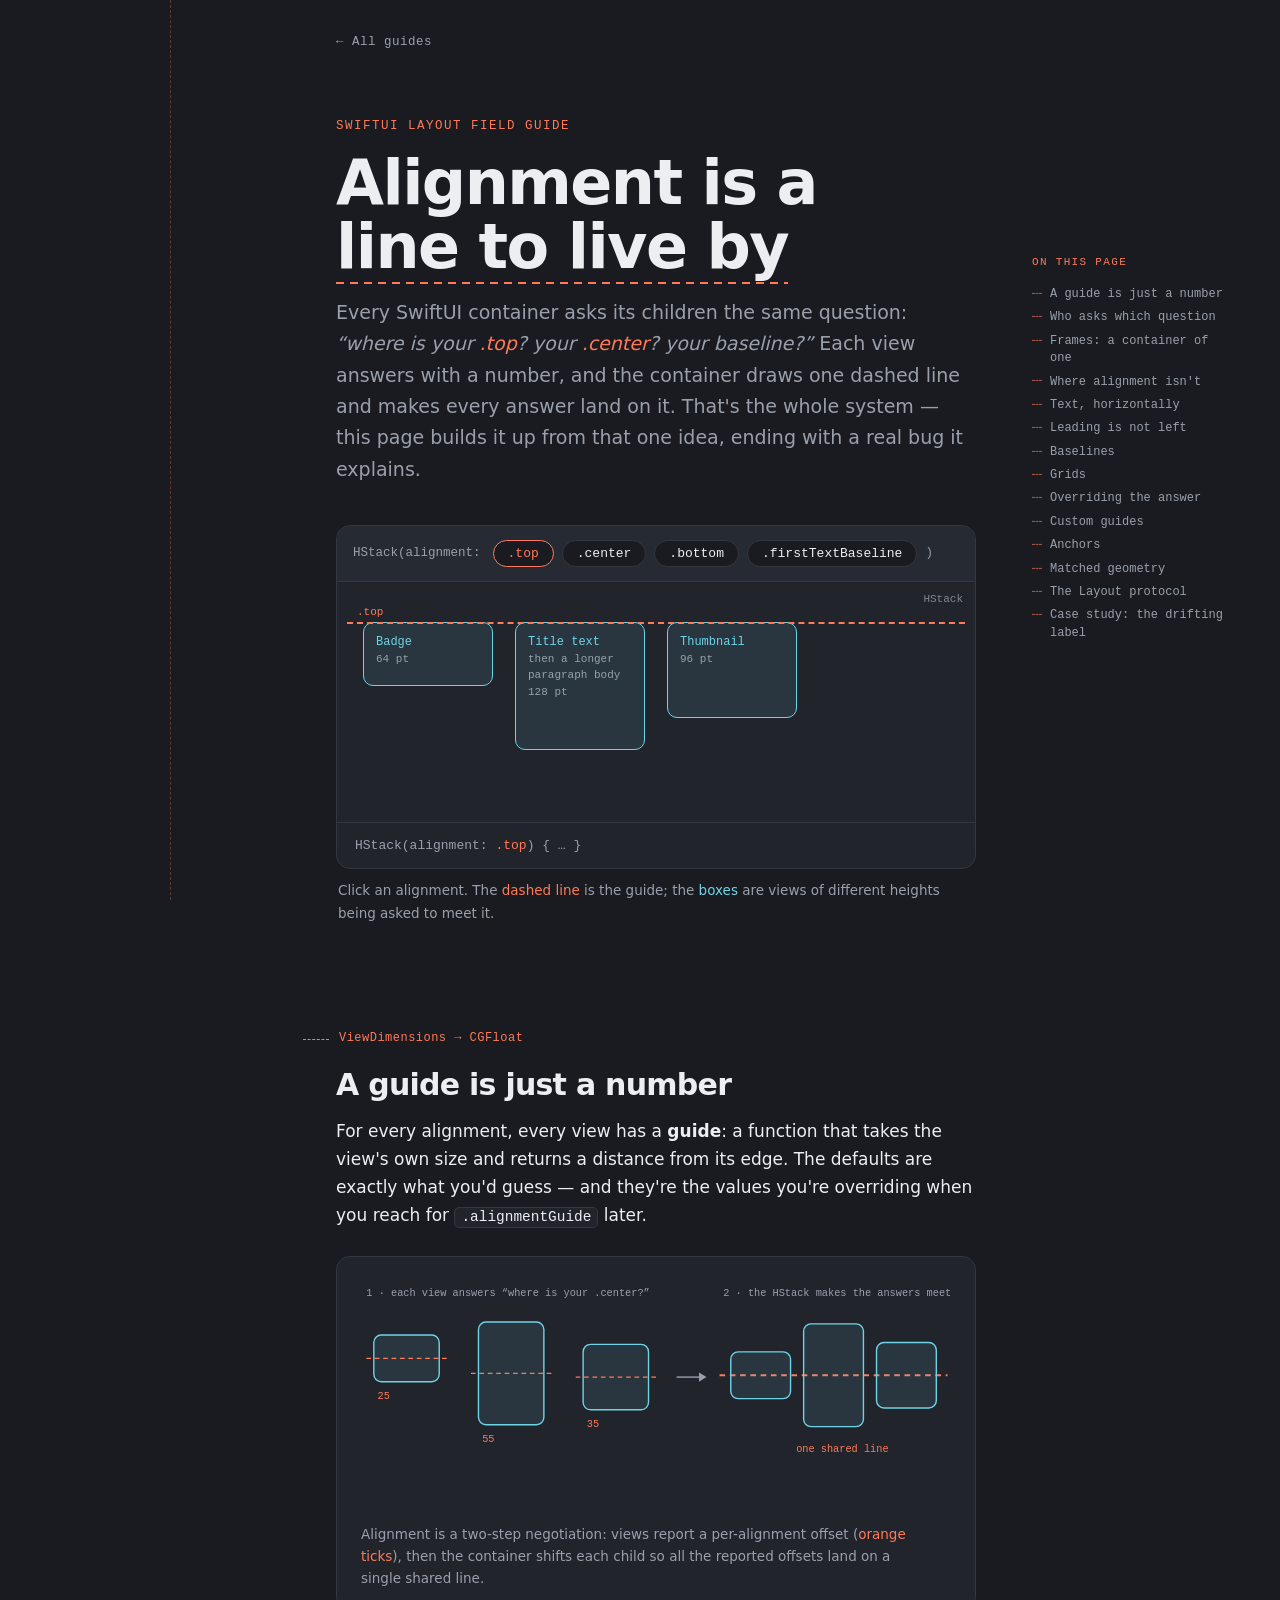
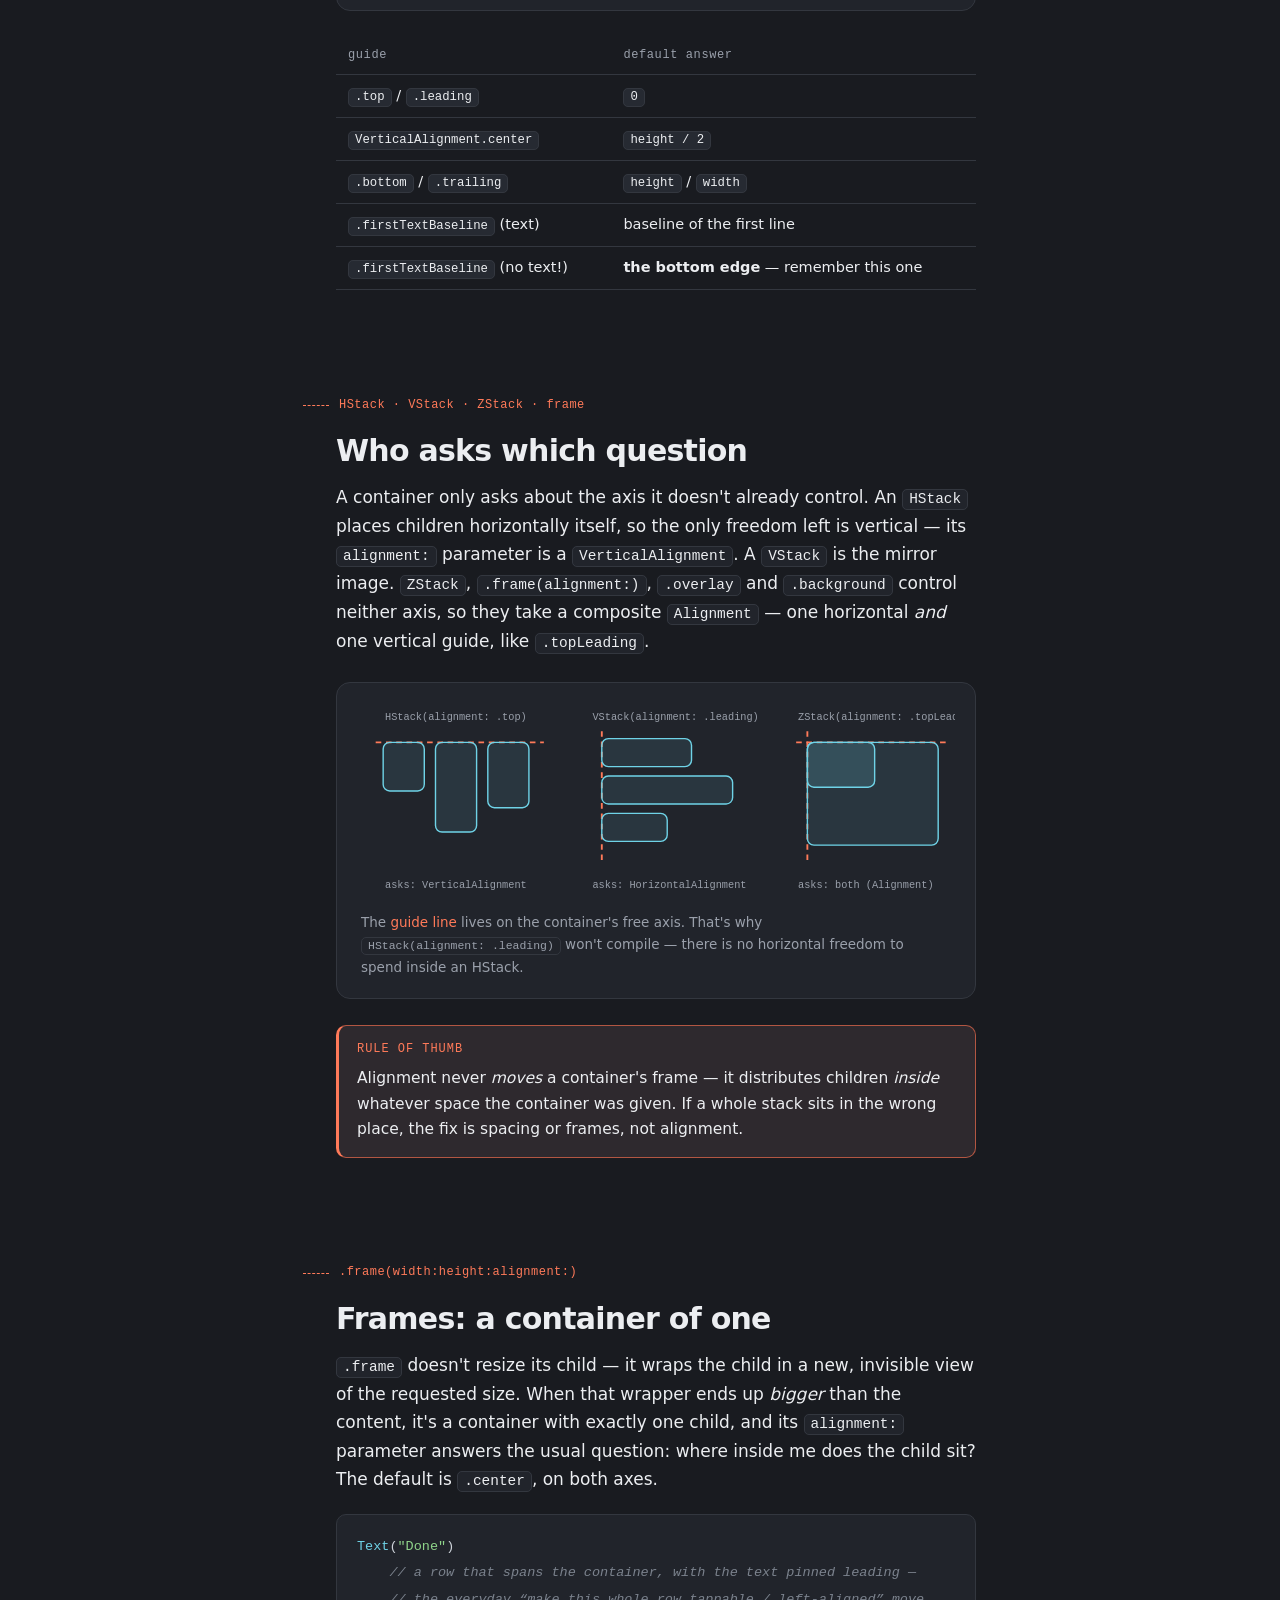
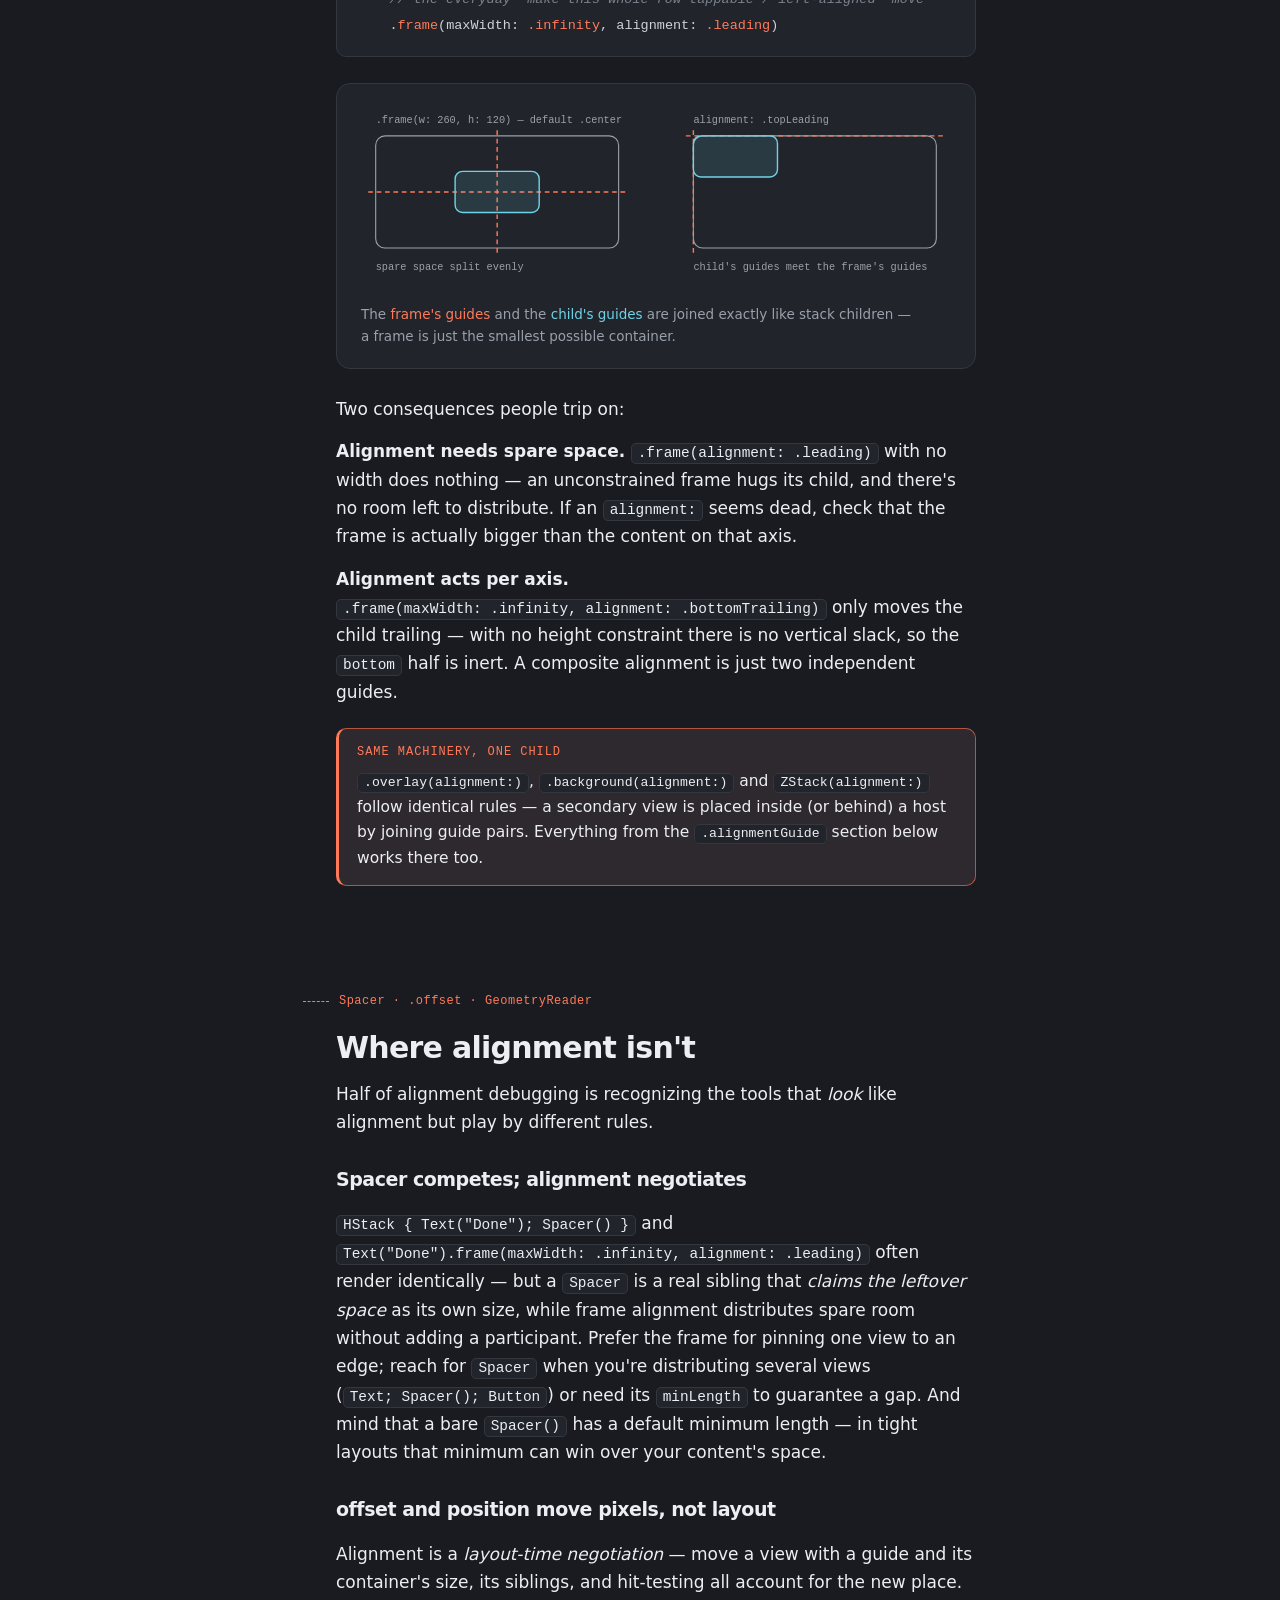
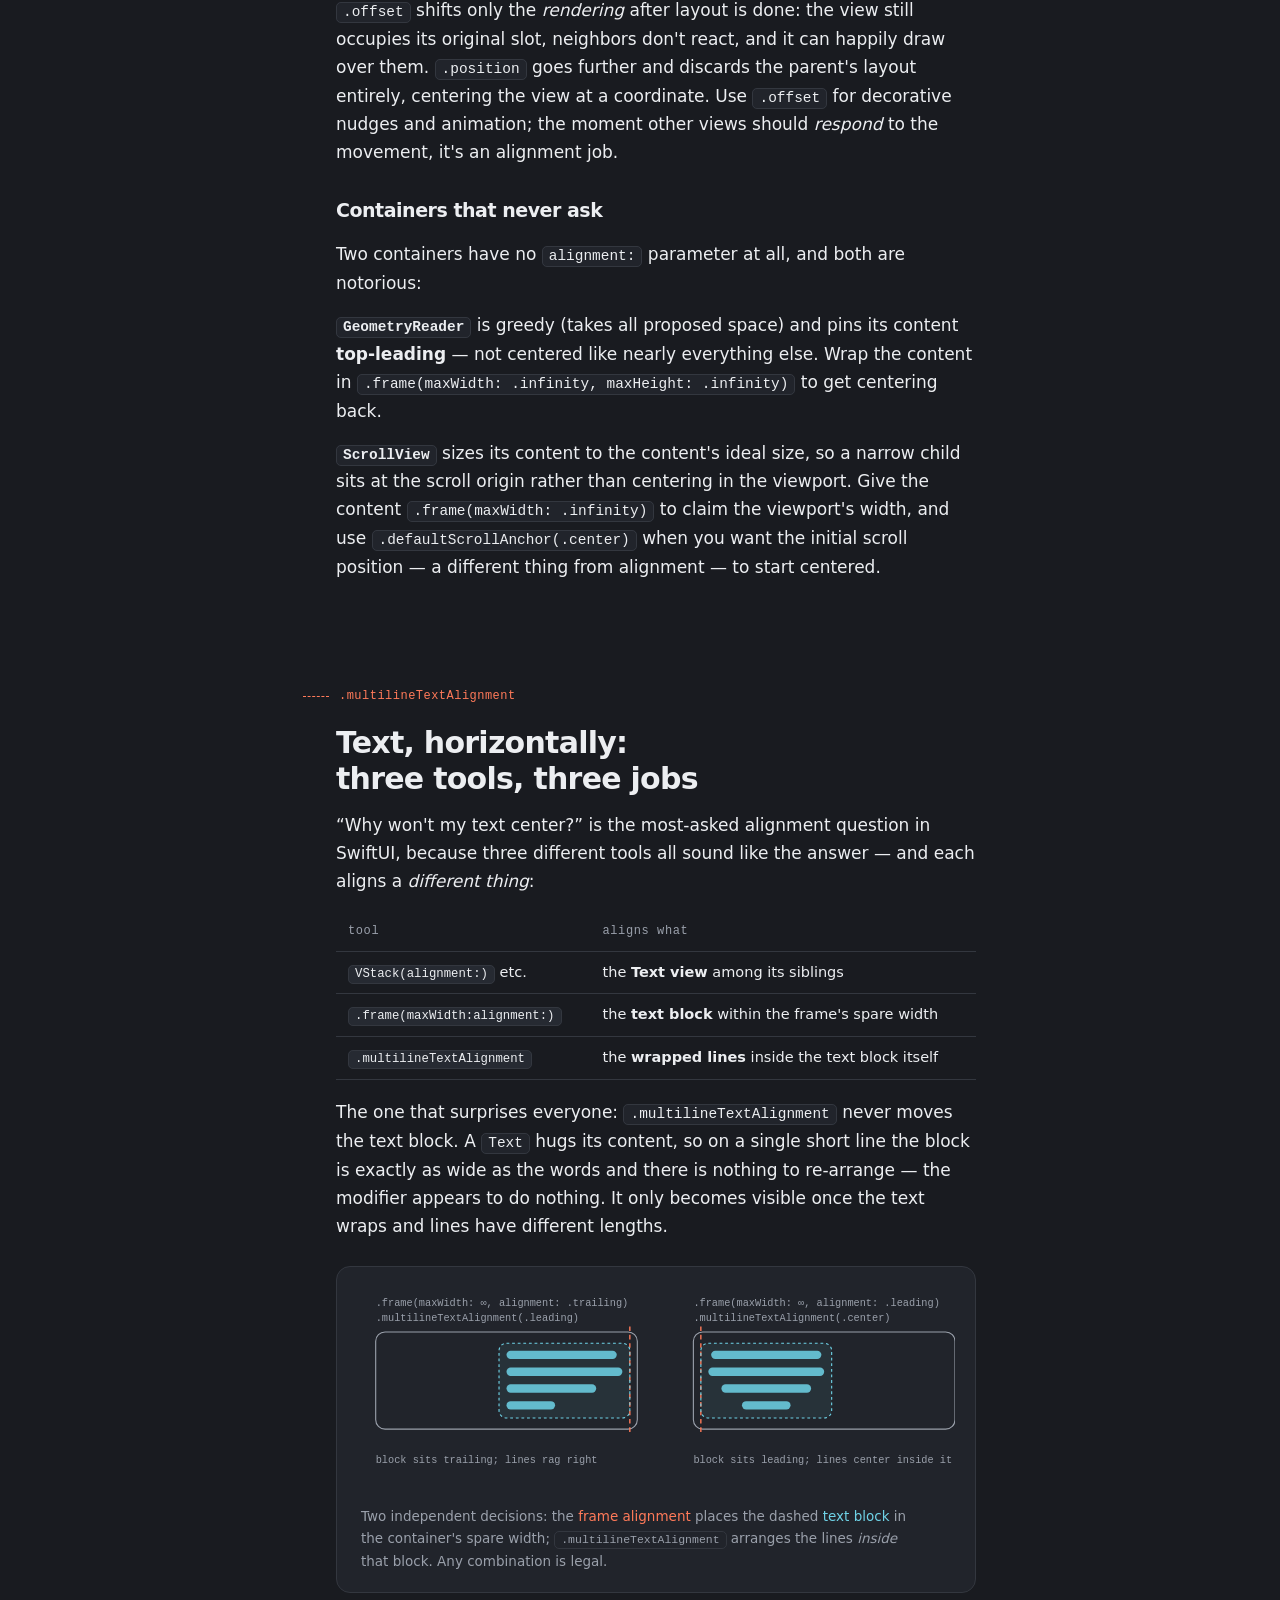
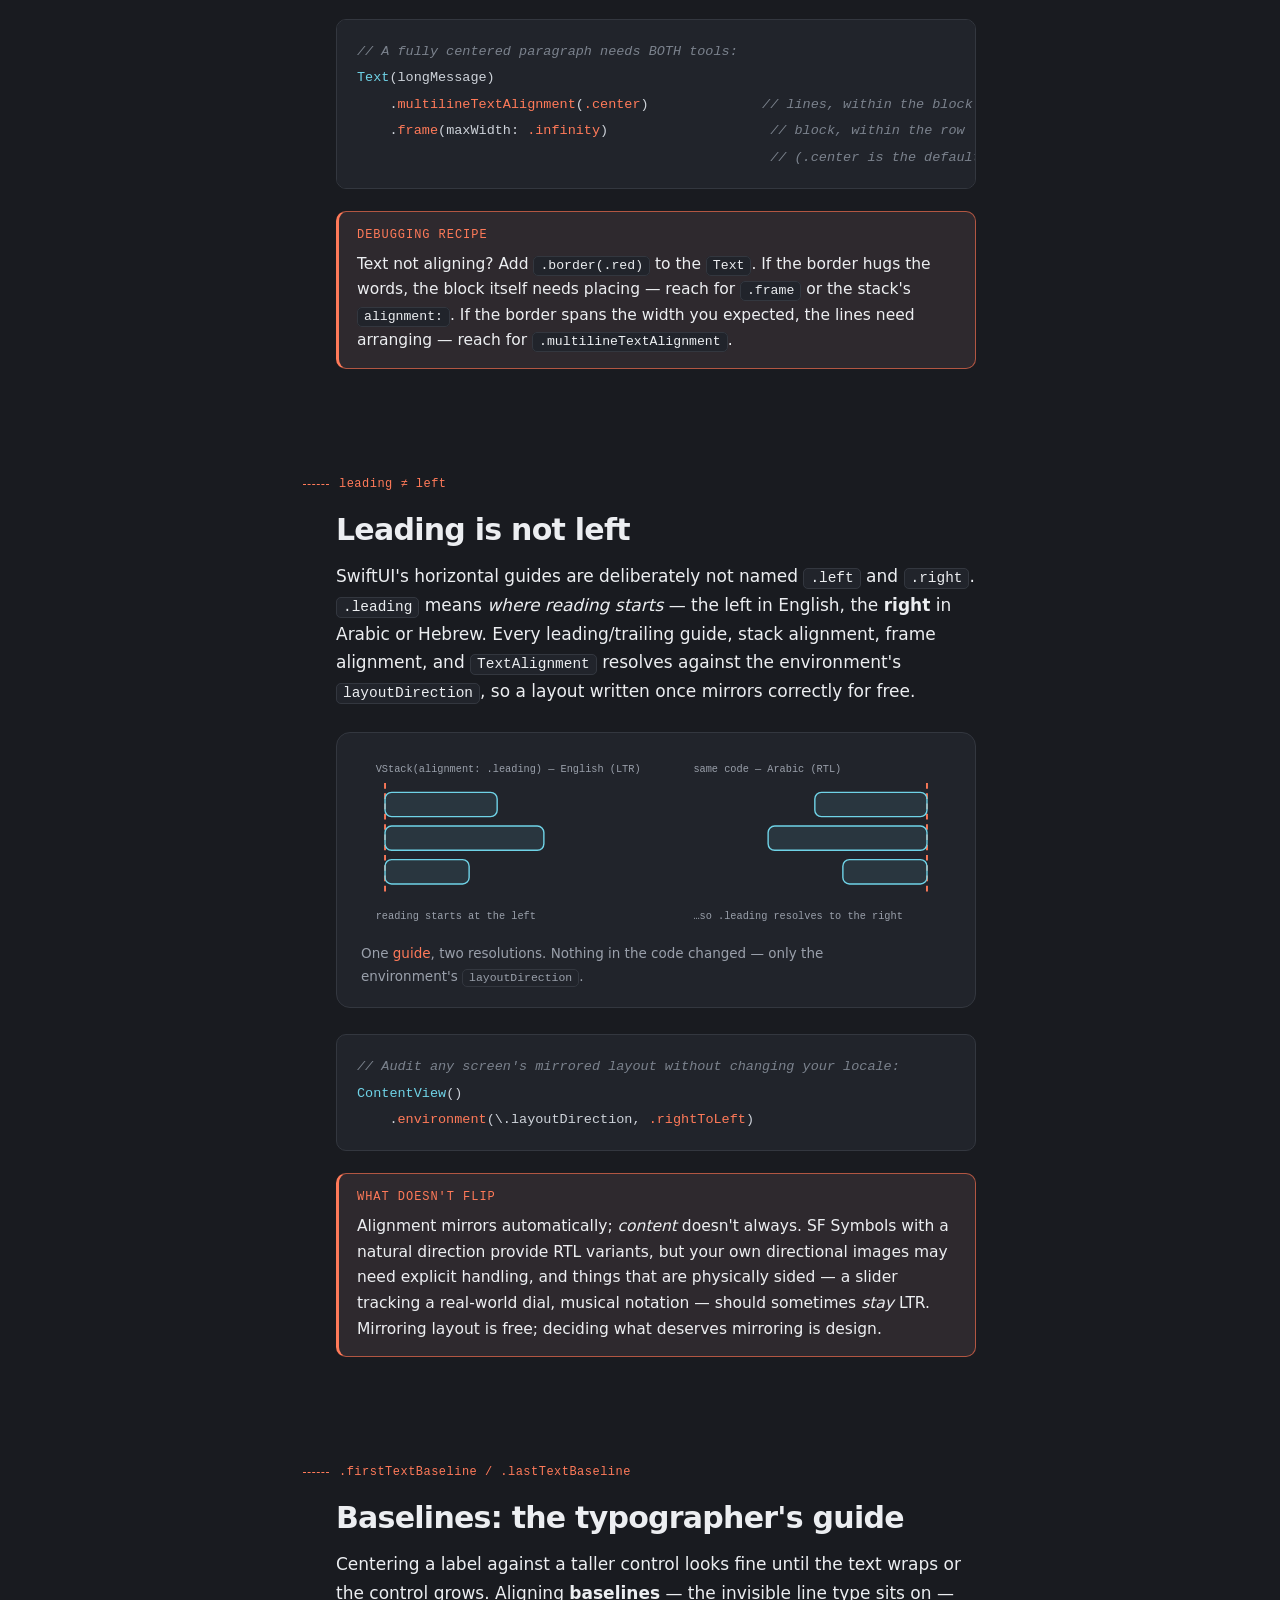
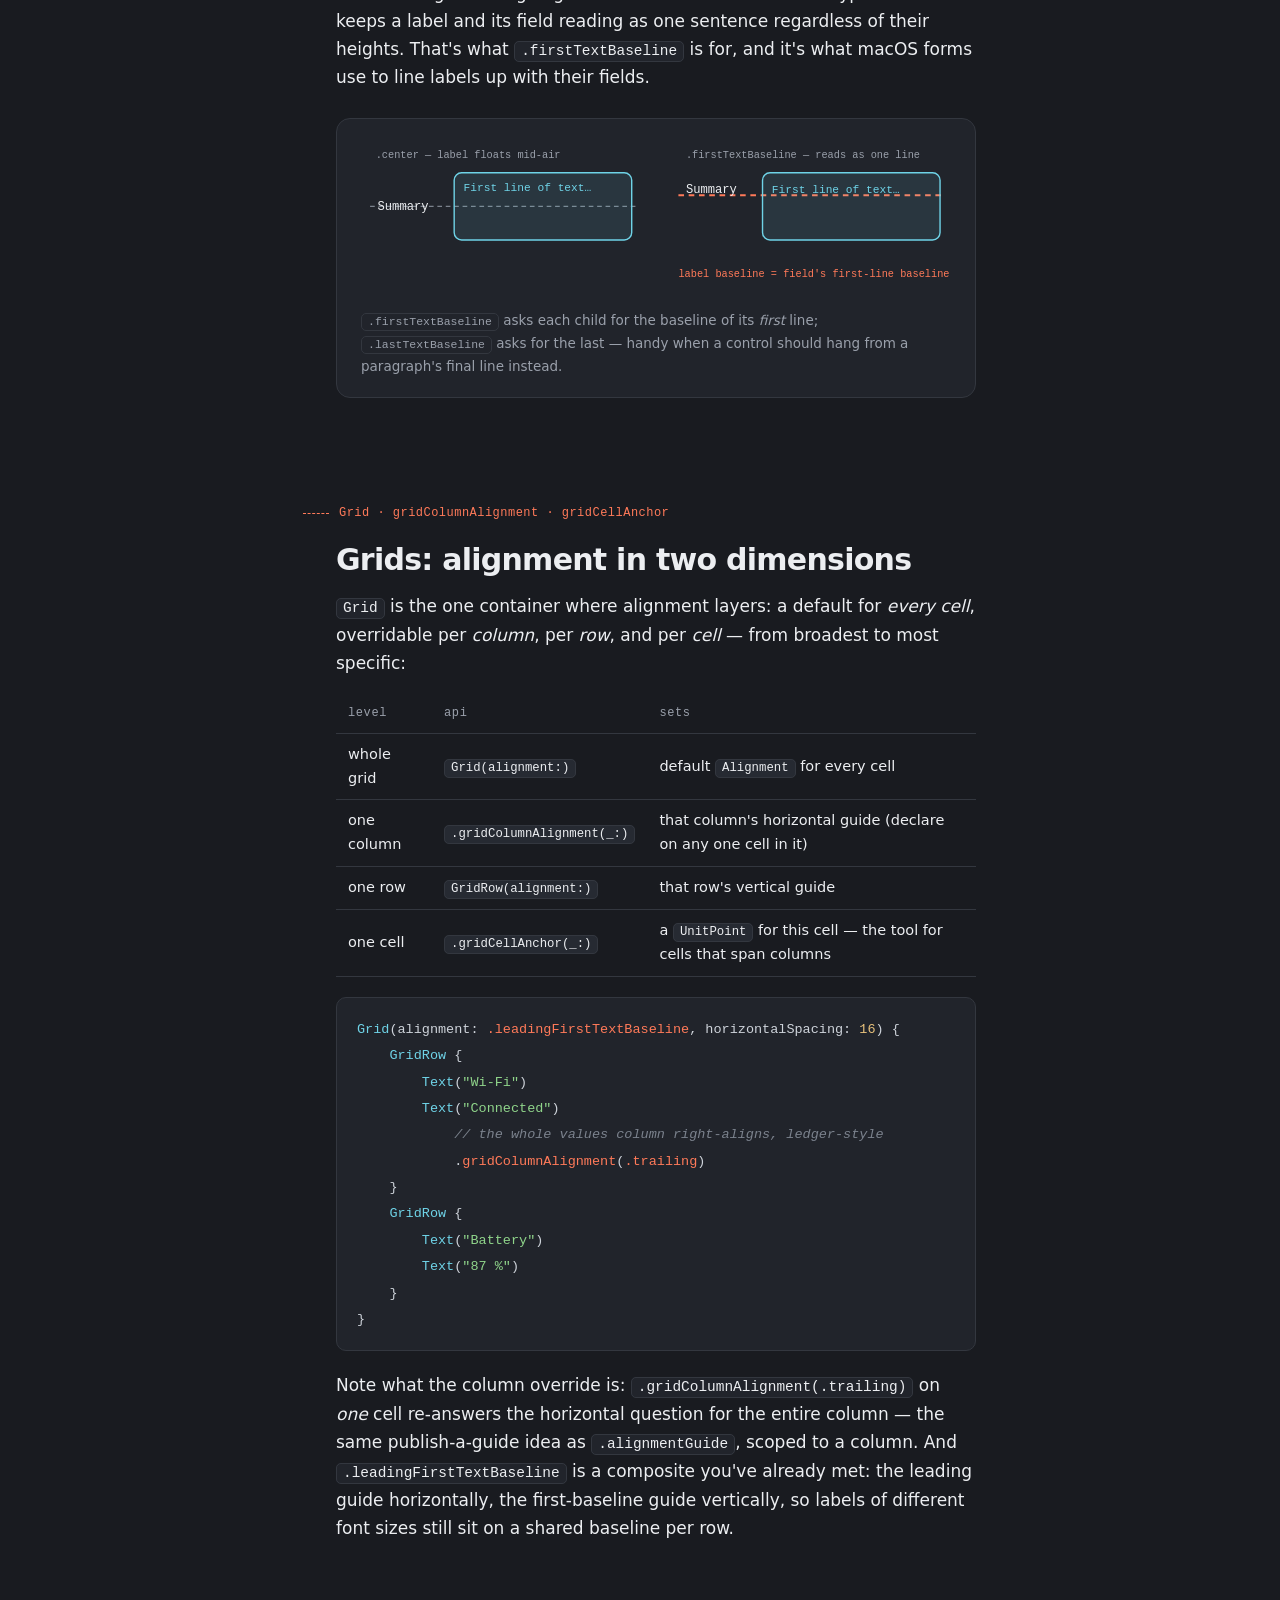
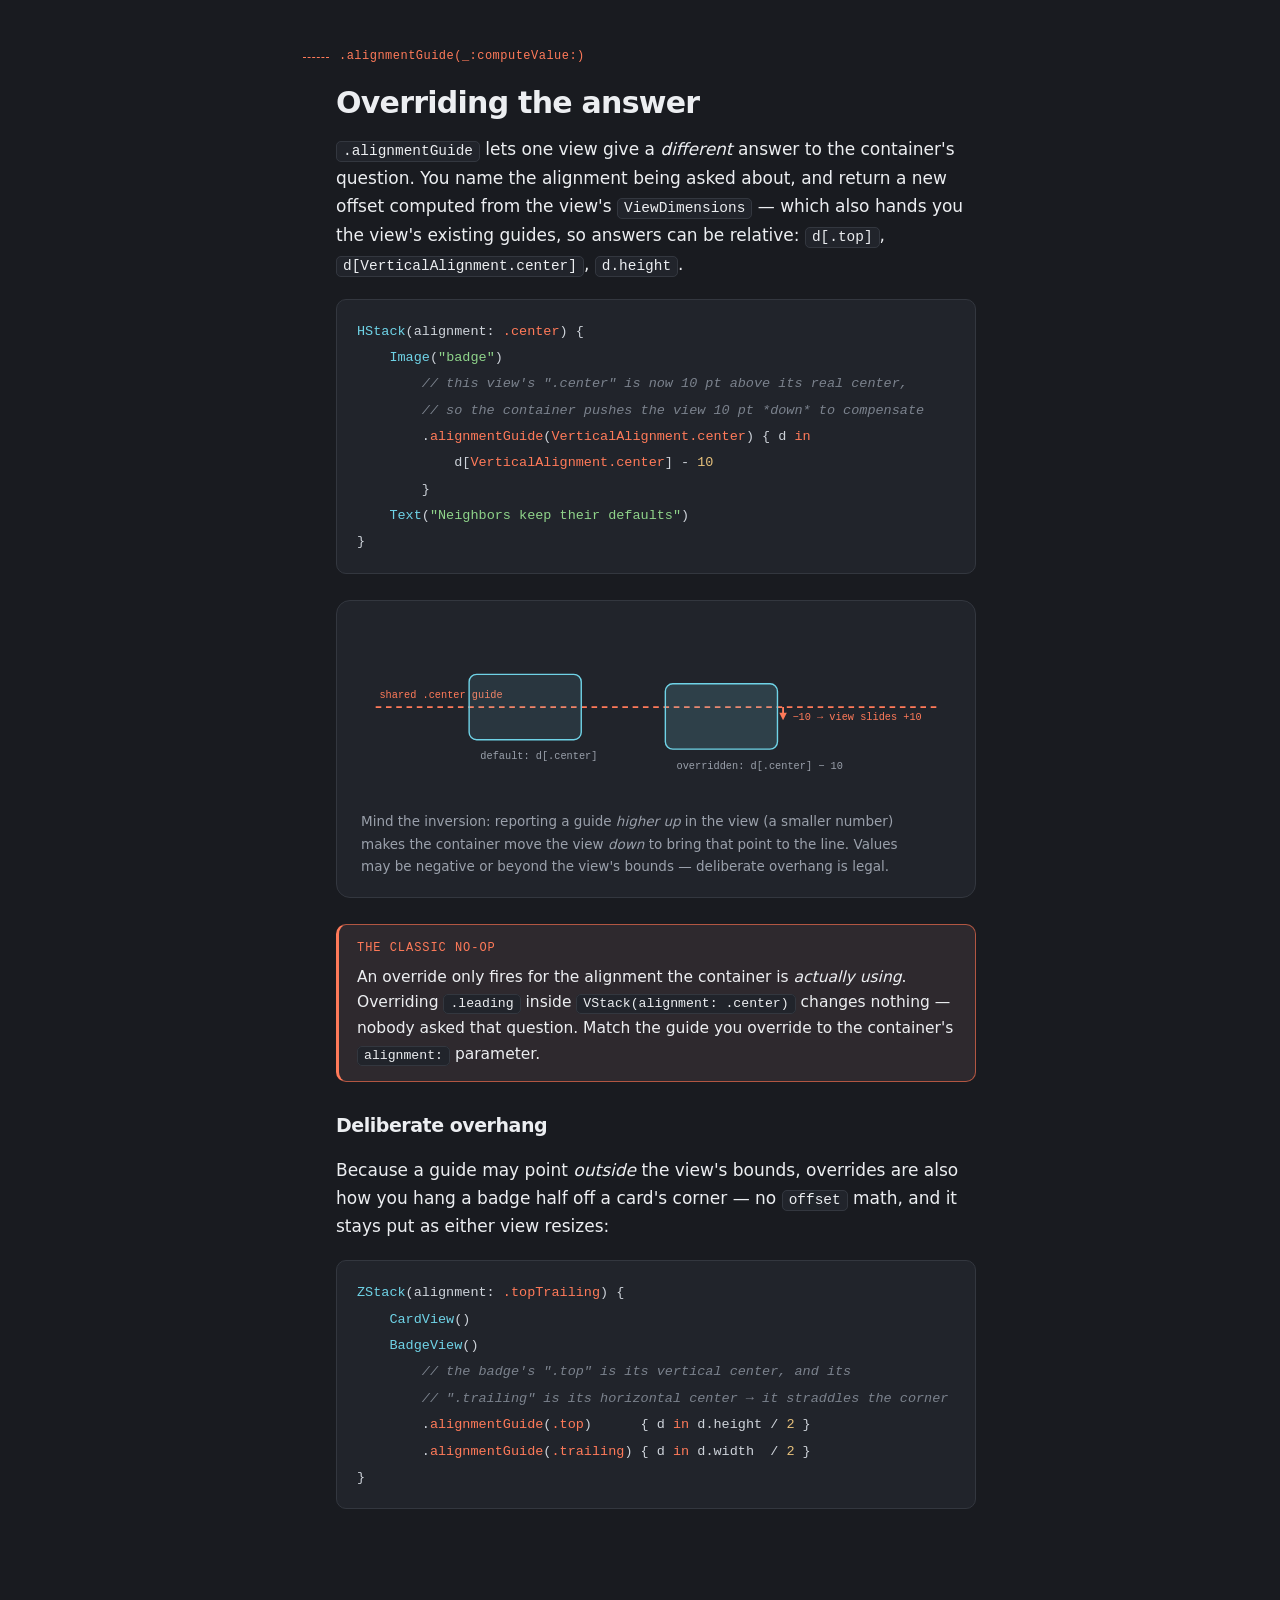
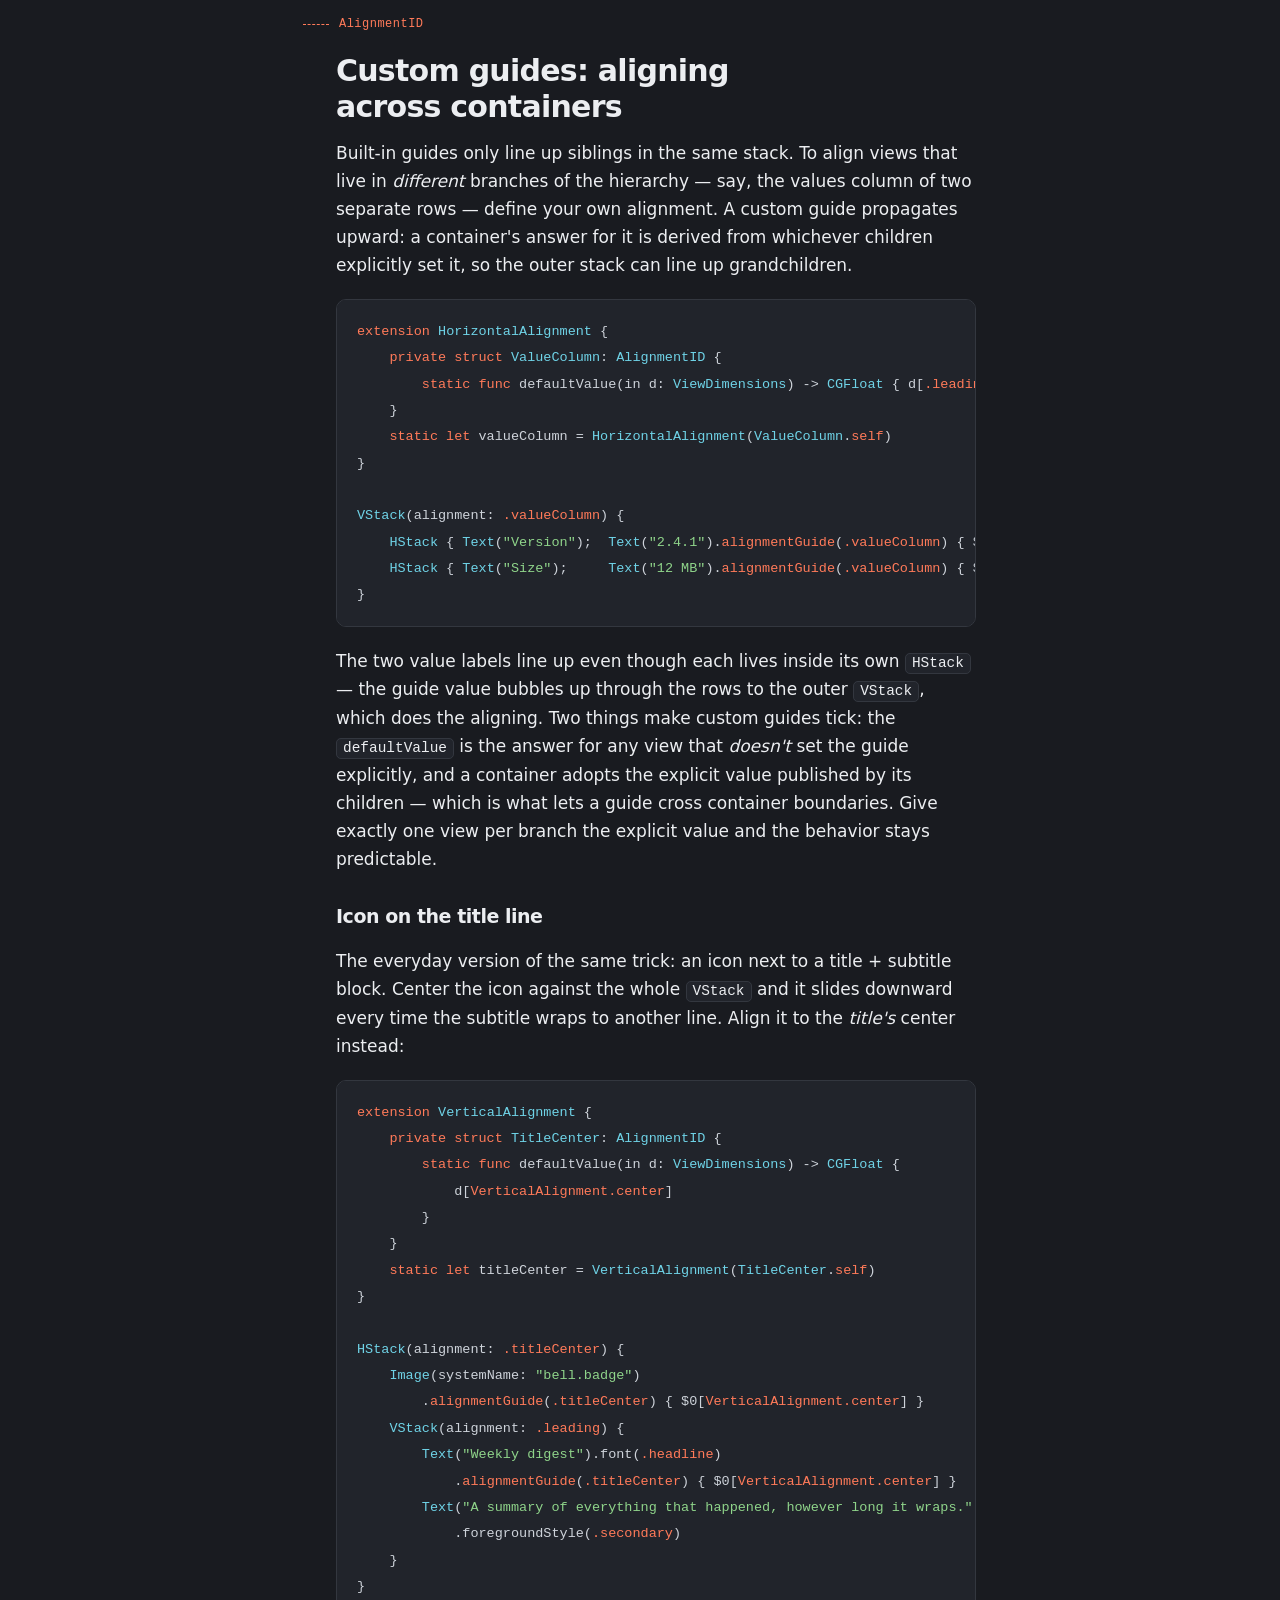
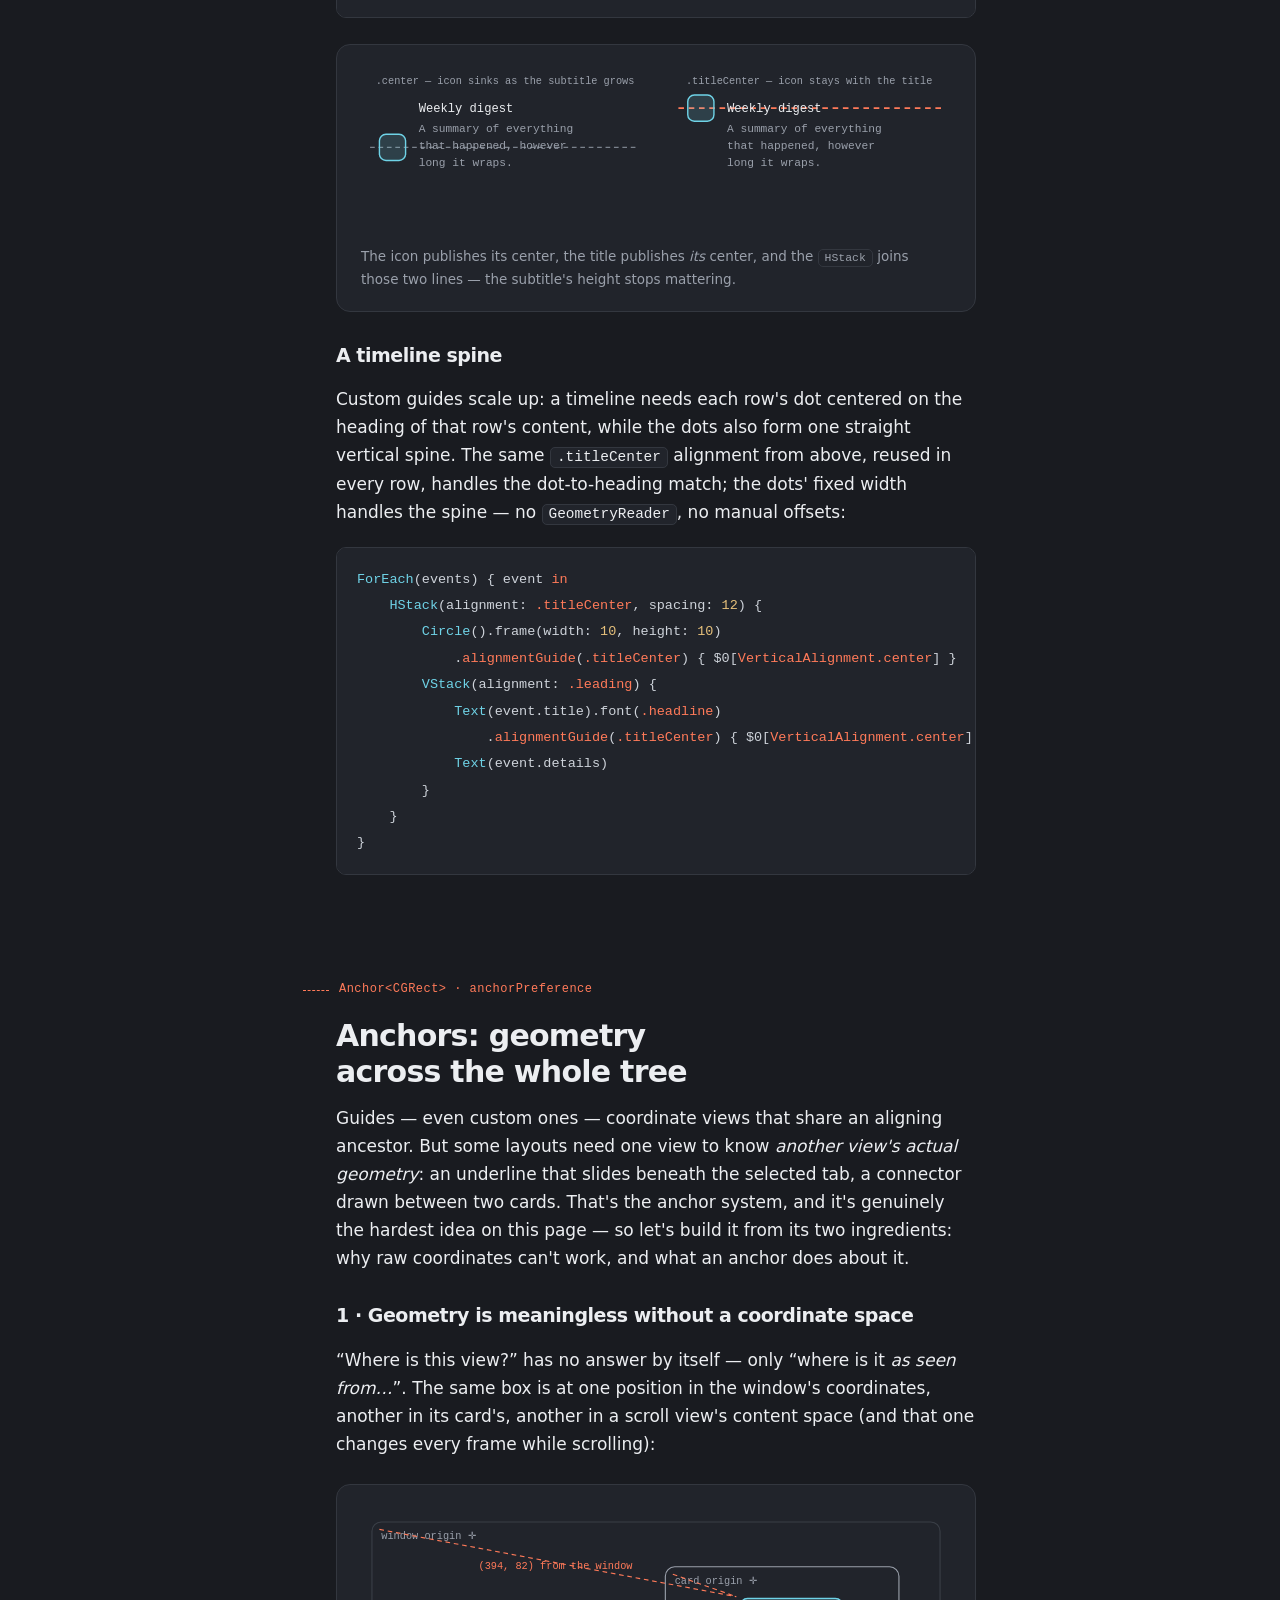
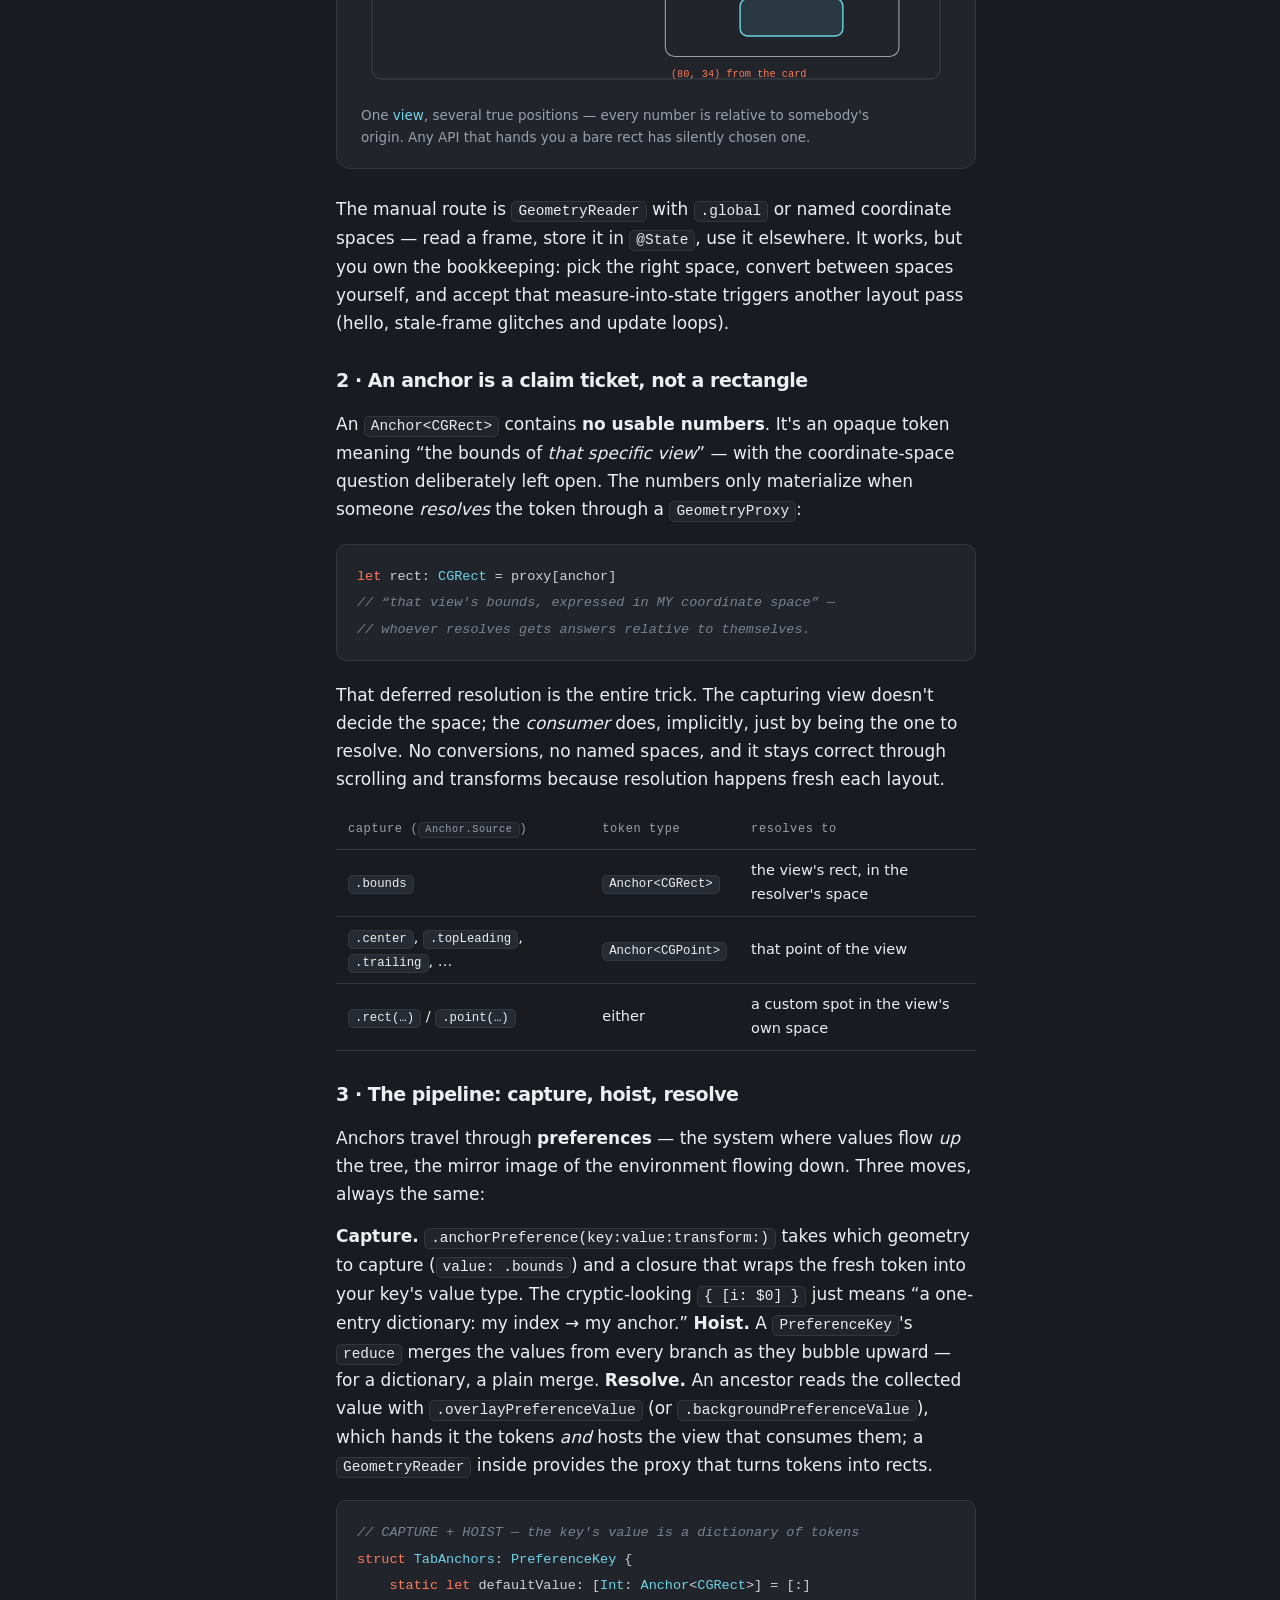
<file: docs/swiftui-alignment.html>
<!DOCTYPE html>
<html lang="en">
<head>
<meta charset="utf-8">
<meta name="viewport" content="width=device-width, initial-scale=1">
<title>Lines to Live By — SwiftUI Alignment &amp; Alignment Guides</title>
<style>
  :root {
    --bg: #191b20;
    --panel: #21242b;
    --panel-2: #262a32;
    --line: #33373f;
    --ink: #eceef1;
    --muted: #9aa0ab;
    --guide: #ff7a59;   /* alignment rules, guide values */
    --guide-dim: #b25642;
    --view: #6fd3e7;    /* view boxes, content */
    --view-dim: #3f7c8a;
    --ok: #8fd48a;
    --mono: ui-monospace, "SF Mono", SFMono-Regular, Menlo, monospace;
    --sans: -apple-system, BlinkMacSystemFont, "SF Pro Text", system-ui, sans-serif;
  }
  * { margin: 0; padding: 0; box-sizing: border-box; }
  html { scroll-behavior: smooth; }
  @media (prefers-reduced-motion: reduce) {
    html { scroll-behavior: auto; }
    * { transition: none !important; animation: none !important; }
  }
  body {
    background: var(--bg);
    color: var(--ink);
    font-family: var(--sans);
    font-size: 17px;
    line-height: 1.65;
    -webkit-font-smoothing: antialiased;
  }
  ::selection { background: rgba(255,122,89,.35); }

  /* ---- The page's own guide line (signature) ---- */
  .rail {
    position: fixed;
    top: 0; bottom: 0;
    left: max(24px, calc(50% - 470px));
    width: 0;
    border-left: 1px dashed var(--guide-dim);
    opacity: .5;
    pointer-events: none;
  }
  @media (max-width: 720px) { .rail { display: none; } }

  .wrap {
    max-width: 720px;
    margin: 0 auto;
    padding: 0 24px 96px;
  }
  @media (min-width: 721px) {
    .wrap { padding-left: 56px; }
  }

  /* ---- Section markers hanging on the rail ---- */
  section { margin-top: 96px; position: relative; }
  .tick {
    font-family: var(--mono);
    font-size: 12px;
    letter-spacing: .04em;
    color: var(--guide);
    display: inline-flex;
    align-items: center;
    gap: 10px;
    margin-bottom: 18px;
  }
  .tick::before {
    content: "";
    width: 26px;
    border-top: 1px dashed var(--guide);
  }
  @media (min-width: 721px) {
    .tick { position: relative; left: -33px; }
  }

  h1, h2, h3 { font-family: var(--sans); font-weight: 750; letter-spacing: -0.025em; text-wrap: balance; }
  h2 { font-size: 30px; line-height: 1.2; margin-bottom: 14px; }
  h3 { font-size: 19px; margin: 28px 0 8px; }
  p { margin: 14px 0; }
  p.lede { font-size: 19px; color: var(--muted); }
  strong { color: var(--ink); }
  em { font-style: italic; }
  a { color: var(--view); }
  .g { color: var(--guide); }   /* guide-things */
  .v { color: var(--view); }    /* view-things */

  code {
    font-family: var(--mono);
    font-size: .85em;
    background: var(--panel);
    border: 1px solid var(--line);
    border-radius: 5px;
    padding: 1px 6px 2px;
    white-space: nowrap;
  }

  pre {
    background: var(--panel);
    border: 1px solid var(--line);
    border-radius: 10px;
    padding: 18px 20px;
    overflow-x: auto;
    margin: 20px 0;
    line-height: 1.55;
  }
  pre code {
    background: none; border: none; padding: 0;
    font-size: 13.5px;
    white-space: pre;
    color: #ced3da;
  }
  .kw { color: var(--guide); }        /* keywords + guide API */
  .ty { color: var(--view); }         /* types */
  .cm { color: #7b828d; font-style: italic; }
  .st { color: var(--ok); }
  .nm { color: #e6c07b; }

  /* ---- Hero ---- */
  .back-link {
    display: inline-block;
    margin-top: 32px;
    font-family: var(--mono);
    font-size: 12.5px;
    letter-spacing: .04em;
    color: var(--muted);
    text-decoration: none;
  }
  .back-link:hover { color: var(--guide); }
  header { padding-top: 56px; }
  .eyebrow {
    font-family: var(--mono);
    font-size: 12.5px;
    letter-spacing: .12em;
    text-transform: uppercase;
    color: var(--guide);
  }
  h1 {
    font-size: clamp(40px, 7vw, 62px);
    line-height: 1.03;
    margin: 14px 0 18px;
  }
  h1 .dashed {
    background-image: linear-gradient(to right, var(--guide) 55%, transparent 45%);
    background-size: 14px 2px;
    background-repeat: repeat-x;
    background-position: 0 96%;
    padding-bottom: .06em;
  }

  /* ---- Interactive demo ---- */
  .demo {
    margin: 40px 0 8px;
    border: 1px solid var(--line);
    border-radius: 14px;
    background: var(--panel);
    overflow: hidden;
  }
  .demo-controls {
    display: flex;
    flex-wrap: wrap;
    gap: 8px;
    padding: 14px 16px;
    border-bottom: 1px solid var(--line);
    background: var(--panel-2);
  }
  .demo-controls .lbl {
    font-family: var(--mono);
    font-size: 12.5px;
    color: var(--muted);
    align-self: center;
    margin-right: 4px;
  }
  .demo-controls button {
    font-family: var(--mono);
    font-size: 13px;
    color: var(--ink);
    background: var(--bg);
    border: 1px solid var(--line);
    border-radius: 999px;
    padding: 5px 14px;
    cursor: pointer;
    transition: border-color .15s, color .15s;
  }
  .demo-controls button:hover { border-color: var(--guide-dim); }
  .demo-controls button:focus-visible { outline: 2px solid var(--view); outline-offset: 2px; }
  .demo-controls button[aria-pressed="true"] {
    border-color: var(--guide);
    color: var(--guide);
  }
  .stage {
    position: relative;
    height: 240px;
    padding: 0 26px;
    display: flex;
    gap: 22px;
    align-items: flex-start;
  }
  .stage::after {  /* container outline hint */
    content: "HStack";
    position: absolute;
    right: 12px; top: 8px;
    font-family: var(--mono);
    font-size: 11px;
    color: var(--muted);
    opacity: .8;
  }
  .stage .box {
    border: 1.5px solid var(--view);
    background: color-mix(in srgb, var(--view) 10%, transparent);
    border-radius: 10px;
    width: 130px;
    padding: 10px 12px;
    font-family: var(--mono);
    font-size: 12px;
    color: var(--view);
    line-height: 1.5;
    transition: margin .25s ease;
  }
  .stage .box small { display: block; color: var(--muted); font-size: 11px; }
  #guideline {
    position: absolute;
    left: 10px; right: 10px;
    border-top: 2px dashed var(--guide);
    top: 40px;
    transition: top .25s ease;
    pointer-events: none;
  }
  #guideline::after {
    content: attr(data-label);
    position: absolute;
    left: 4px; top: -22px;
    font-family: var(--mono);
    font-size: 11px;
    color: var(--guide);
    background: var(--panel);
    padding: 1px 6px;
    border-radius: 4px;
  }
  .demo-code {
    border-top: 1px solid var(--line);
    padding: 12px 18px;
    font-family: var(--mono);
    font-size: 13px;
    color: var(--muted);
  }
  .demo-code .g { color: var(--guide); }
  .caption {
    font-size: 13.5px;
    color: var(--muted);
    margin: 10px 2px 0;
  }

  /* ---- Figures ---- */
  figure {
    margin: 26px 0;
    background: var(--panel);
    border: 1px solid var(--line);
    border-radius: 14px;
    padding: 22px 20px 8px;
    overflow-x: auto;
  }
  figure svg { display: block; max-width: 100%; height: auto; margin: 0 auto; }
  figcaption {
    font-size: 13.5px;
    color: var(--muted);
    padding: 10px 4px 12px;
    max-width: 560px;
  }

  /* ---- Tables ---- */
  table {
    width: 100%;
    border-collapse: collapse;
    font-size: 14.5px;
    margin: 18px 0;
  }
  th, td {
    text-align: left;
    padding: 9px 12px;
    border-bottom: 1px solid var(--line);
  }
  th {
    font-family: var(--mono);
    font-size: 12px;
    letter-spacing: .05em;
    color: var(--muted);
    font-weight: 500;
  }
  td code { background: var(--panel-2); }

  .callout {
    border: 1px solid var(--guide-dim);
    border-left: 3px solid var(--guide);
    background: color-mix(in srgb, var(--guide) 6%, var(--panel));
    border-radius: 10px;
    padding: 14px 18px;
    margin: 22px 0;
    font-size: 15.5px;
  }
  .callout .t {
    font-family: var(--mono);
    font-size: 12px;
    letter-spacing: .08em;
    text-transform: uppercase;
    color: var(--guide);
    display: block;
    margin-bottom: 6px;
  }

  /* ---- Floating ToC: only appears when there's room beside the column ---- */
  section { scroll-margin-top: 28px; }

  .toc { display: none; }

  @media (min-width: 1240px) {
    .toc {
      display: block;
      position: fixed;
      top: 50%;
      transform: translateY(-50%);
      left: calc(50% + 392px);   /* 32px clear of the 720px column */
      width: 200px;
      max-height: 78vh;
      overflow-y: auto;
      overscroll-behavior: contain;
      font-family: var(--mono);
      font-size: 12px;
      line-height: 1.45;
      scrollbar-width: thin;
      scrollbar-color: var(--line) transparent;
    }
  }
  @media print { .toc { display: none; } }

  .toc-title {
    display: block;
    font-size: 11px;
    letter-spacing: .12em;
    text-transform: uppercase;
    color: var(--guide);
    margin-bottom: 12px;
  }
  .toc ol { list-style: none; }
  .toc a {
    display: flex;
    align-items: flex-start;
    gap: 8px;
    padding: 3px 0;
    color: var(--muted);
    text-decoration: none;
    transition: color .15s ease;
  }
  .toc a::before {
    content: "";
    flex: none;
    width: 10px;
    margin-top: .58em;
    border-top: 1px dashed var(--guide-dim);
    transition: width .15s ease, border-color .15s ease;
  }
  .toc a:hover { color: var(--ink); }
  .toc a:hover::before { border-color: var(--guide); }
  .toc a:focus-visible { color: var(--ink); outline: 1px dashed var(--guide); outline-offset: 3px; }
  .toc a.active { color: var(--guide); }
  .toc a.active::before { width: 22px; border-color: var(--guide); }

  footer {
    margin-top: 110px;
    padding-top: 22px;
    border-top: 1px dashed var(--guide-dim);
    font-size: 13.5px;
    color: var(--muted);
    font-family: var(--mono);
  }
</style>
</head>
<body>

<div class="rail" aria-hidden="true"></div>

<nav class="toc" aria-label="On this page">
  <span class="toc-title">On this page</span>
  <ol>
    <li><a href="#guide-is-a-number">A guide is just a number</a></li>
    <li><a href="#who-asks-which-question">Who asks which question</a></li>
    <li><a href="#frames">Frames: a container of one</a></li>
    <li><a href="#where-alignment-isnt">Where alignment isn't</a></li>
    <li><a href="#text-horizontally">Text, horizontally</a></li>
    <li><a href="#leading-is-not-left">Leading is not left</a></li>
    <li><a href="#baselines">Baselines</a></li>
    <li><a href="#grids">Grids</a></li>
    <li><a href="#overriding-the-answer">Overriding the answer</a></li>
    <li><a href="#custom-guides">Custom guides</a></li>
    <li><a href="#anchors">Anchors</a></li>
    <li><a href="#matched-geometry">Matched geometry</a></li>
    <li><a href="#layout-protocol">The Layout protocol</a></li>
    <li><a href="#form-label-drifted">Case study: the drifting label</a></li>
  </ol>
</nav>

<div class="wrap">

<a class="back-link" href="../index.html">&larr; All guides</a>

<header>
  <span class="eyebrow">SwiftUI Layout Field Guide</span>
  <h1>Alignment is a<br><span class="dashed">line to live by</span></h1>
  <p class="lede">
    Every SwiftUI container asks its children the same question: <em>“where is your
    <span class="g">.top</span>? your <span class="g">.center</span>? your baseline?”</em>
    Each view answers with a number, and the container draws one dashed line and makes
    every answer land on it. That's the whole system — this page builds it up from that
    one idea, ending with a real bug it explains.
  </p>

  <div class="demo">
    <div class="demo-controls" role="group" aria-label="Choose the HStack alignment">
      <span class="lbl">HStack(alignment:</span>
      <button aria-pressed="true"  data-mode="top">.top</button>
      <button aria-pressed="false" data-mode="center">.center</button>
      <button aria-pressed="false" data-mode="bottom">.bottom</button>
      <button aria-pressed="false" data-mode="baseline">.firstTextBaseline</button>
      <span class="lbl">)</span>
    </div>
    <div class="stage" id="stage">
      <div id="guideline" data-label="guide"></div>
      <div class="box" id="boxA" style="height:64px">Badge<small>64 pt</small></div>
      <div class="box" id="boxB" style="height:128px"><span id="baselineRef">Title text</span><small>then a longer<br>paragraph body<br>128 pt</small></div>
      <div class="box" id="boxC" style="height:96px">Thumbnail<small>96 pt</small></div>
    </div>
    <div class="demo-code" id="demoCode">HStack(alignment: <span class="g">.top</span>) { … }</div>
  </div>
  <p class="caption">Click an alignment. The <span class="g">dashed line</span> is the guide; the
  <span class="v">boxes</span> are views of different heights being asked to meet it.</p>
</header>

<!-- ================================================================ -->
<section id="guide-is-a-number">
  <span class="tick">ViewDimensions → CGFloat</span>
  <h2>A guide is just a number</h2>
  <p>
    For every alignment, every view has a <strong>guide</strong>: a function that takes the view's
    own size and returns a distance from its edge. The defaults are exactly what you'd guess —
    and they're the values you're overriding when you reach for <code>.alignmentGuide</code> later.
  </p>

  <figure role="img" aria-label="Three views of different heights, each with a tick mark at its center guide, then shown aligned so all ticks meet one dashed line.">
    <svg viewBox="0 0 640 250" width="640" height="250" font-family="ui-monospace, Menlo, monospace" font-size="11">
      <!-- left: each view answers -->
      <text x="10" y="18" fill="#9aa0ab">1 · each view answers “where is your .center?”</text>
      <g>
        <rect x="18"  y="60"  width="70" height="50"  rx="8" fill="rgba(111,211,231,.10)" stroke="#6fd3e7" stroke-width="1.5"/>
        <line x1="10" y1="85" x2="96" y2="85" stroke="#ff7a59" stroke-dasharray="5 4" stroke-width="1.5"/>
        <text x="22" y="128" fill="#ff7a59">25</text>

        <rect x="130" y="46"  width="70" height="110" rx="8" fill="rgba(111,211,231,.10)" stroke="#6fd3e7" stroke-width="1.5"/>
        <line x1="122" y1="101" x2="208" y2="101" stroke="#ff7a59" stroke-dasharray="5 4" stroke-width="1.5"/>
        <text x="134" y="174" fill="#ff7a59">55</text>

        <rect x="242" y="70" width="70" height="70" rx="8" fill="rgba(111,211,231,.10)" stroke="#6fd3e7" stroke-width="1.5"/>
        <line x1="234" y1="105" x2="320" y2="105" stroke="#ff7a59" stroke-dasharray="5 4" stroke-width="1.5"/>
        <text x="246" y="158" fill="#ff7a59">35</text>
      </g>
      <!-- arrow -->
      <path d="M 342 105 h 28" stroke="#9aa0ab" stroke-width="1.5" fill="none"/>
      <path d="M 366 100 l 8 5 l -8 5 z" fill="#9aa0ab"/>
      <!-- right: the container lines them up -->
      <text x="392" y="18" fill="#9aa0ab">2 · the HStack makes the answers meet</text>
      <g>
        <line x1="388" y1="103" x2="632" y2="103" stroke="#ff7a59" stroke-dasharray="6 5" stroke-width="2"/>
        <rect x="400" y="78"  width="64" height="50"  rx="8" fill="rgba(111,211,231,.10)" stroke="#6fd3e7" stroke-width="1.5"/>
        <rect x="478" y="48"  width="64" height="110" rx="8" fill="rgba(111,211,231,.10)" stroke="#6fd3e7" stroke-width="1.5"/>
        <rect x="556" y="68"  width="64" height="70"  rx="8" fill="rgba(111,211,231,.10)" stroke="#6fd3e7" stroke-width="1.5"/>
        <text x="470" y="185" fill="#ff7a59">one shared line</text>
      </g>
    </svg>
    <figcaption>
      Alignment is a two-step negotiation: views report a per-alignment offset
      (<span class="g">orange ticks</span>), then the container shifts each child so all
      the reported offsets land on a single shared line.
    </figcaption>
  </figure>

  <table>
    <thead><tr><th>guide</th><th>default answer</th></tr></thead>
    <tbody>
      <tr><td><code>.top</code> / <code>.leading</code></td><td><code>0</code></td></tr>
      <tr><td><code>VerticalAlignment.center</code></td><td><code>height / 2</code></td></tr>
      <tr><td><code>.bottom</code> / <code>.trailing</code></td><td><code>height</code> / <code>width</code></td></tr>
      <tr><td><code>.firstTextBaseline</code> (text)</td><td>baseline of the first line</td></tr>
      <tr><td><code>.firstTextBaseline</code> (no text!)</td><td><strong>the bottom edge</strong> — remember this one</td></tr>
    </tbody>
  </table>
</section>

<!-- ================================================================ -->
<section id="who-asks-which-question">
  <span class="tick">HStack · VStack · ZStack · frame</span>
  <h2>Who asks which question</h2>
  <p>
    A container only asks about the axis it doesn't already control. An
    <code>HStack</code> places children horizontally itself, so the only freedom left is vertical —
    its <code>alignment:</code> parameter is a <code>VerticalAlignment</code>. A <code>VStack</code> is the mirror
    image. <code>ZStack</code>, <code>.frame(alignment:)</code>, <code>.overlay</code> and <code>.background</code>
    control neither axis, so they take a composite <code>Alignment</code> — one horizontal
    <em>and</em> one vertical guide, like <code>.topLeading</code>.
  </p>

  <figure role="img" aria-label="Three containers: an HStack with a horizontal dashed guide, a VStack with a vertical dashed guide, and a ZStack with both guides crossing at the top-leading corner.">
    <svg viewBox="0 0 640 210" width="640" height="210" font-family="ui-monospace, Menlo, monospace" font-size="11">
      <!-- HStack -->
      <text x="30" y="16" fill="#9aa0ab">HStack(alignment: .top)</text>
      <line x1="20" y1="40" x2="200" y2="40" stroke="#ff7a59" stroke-dasharray="6 5" stroke-width="2"/>
      <rect x="28"  y="40" width="44" height="52" rx="7" fill="rgba(111,211,231,.10)" stroke="#6fd3e7" stroke-width="1.5"/>
      <rect x="84"  y="40" width="44" height="96" rx="7" fill="rgba(111,211,231,.10)" stroke="#6fd3e7" stroke-width="1.5"/>
      <rect x="140" y="40" width="44" height="70" rx="7" fill="rgba(111,211,231,.10)" stroke="#6fd3e7" stroke-width="1.5"/>
      <text x="30" y="196" fill="#9aa0ab">asks: VerticalAlignment</text>

      <!-- VStack -->
      <text x="252" y="16" fill="#9aa0ab">VStack(alignment: .leading)</text>
      <line x1="262" y1="28" x2="262" y2="170" stroke="#ff7a59" stroke-dasharray="6 5" stroke-width="2"/>
      <rect x="262" y="36"  width="96" height="30" rx="7" fill="rgba(111,211,231,.10)" stroke="#6fd3e7" stroke-width="1.5"/>
      <rect x="262" y="76"  width="140" height="30" rx="7" fill="rgba(111,211,231,.10)" stroke="#6fd3e7" stroke-width="1.5"/>
      <rect x="262" y="116" width="70" height="30" rx="7" fill="rgba(111,211,231,.10)" stroke="#6fd3e7" stroke-width="1.5"/>
      <text x="252" y="196" fill="#9aa0ab">asks: HorizontalAlignment</text>

      <!-- ZStack -->
      <text x="472" y="16" fill="#9aa0ab">ZStack(alignment: .topLeading)</text>
      <line x1="482" y1="28" x2="482" y2="170" stroke="#ff7a59" stroke-dasharray="6 5" stroke-width="2"/>
      <line x1="470" y1="40" x2="630" y2="40" stroke="#ff7a59" stroke-dasharray="6 5" stroke-width="2"/>
      <rect x="482" y="40" width="140" height="110" rx="7" fill="rgba(111,211,231,.10)" stroke="#6fd3e7" stroke-width="1.5"/>
      <rect x="482" y="40" width="72"  height="48"  rx="7" fill="rgba(111,211,231,.16)" stroke="#6fd3e7" stroke-width="1.5"/>
      <text x="472" y="196" fill="#9aa0ab">asks: both (Alignment)</text>
    </svg>
    <figcaption>
      The <span class="g">guide line</span> lives on the container's free axis. That's why
      <code>HStack(alignment: .leading)</code> won't compile — there is no horizontal freedom
      to spend inside an HStack.
    </figcaption>
  </figure>

  <div class="callout">
    <span class="t">Rule of thumb</span>
    Alignment never <em>moves</em> a container's frame — it distributes children <em>inside</em>
    whatever space the container was given. If a whole stack sits in the wrong place, the
    fix is spacing or frames, not alignment.
  </div>
</section>

<!-- ================================================================ -->
<section id="frames">
  <span class="tick">.frame(width:height:alignment:)</span>
  <h2>Frames: a container of one</h2>
  <p>
    <code>.frame</code> doesn't resize its child — it wraps the child in a new, invisible
    view of the requested size. When that wrapper ends up <em>bigger</em> than the content,
    it's a container with exactly one child, and its <code>alignment:</code> parameter answers
    the usual question: where inside me does the child sit? The default is
    <code>.center</code>, on both axes.
  </p>

<pre><code><span class="ty">Text</span>(<span class="st">"Done"</span>)
    <span class="cm">// a row that spans the container, with the text pinned leading —</span>
    <span class="cm">// the everyday “make this whole row tappable / left-aligned” move</span>
    .<span class="kw">frame</span>(maxWidth: <span class="kw">.infinity</span>, alignment: <span class="kw">.leading</span>)</code></pre>

  <figure role="img" aria-label="Two frames larger than their child view: in the first the child sits centered by default; in the second, alignment topLeading pins the child to the frame's top-leading corner.">
    <svg viewBox="0 0 640 200" width="640" height="200" font-family="ui-monospace, Menlo, monospace" font-size="11">
      <!-- default .center -->
      <text x="20" y="18" fill="#9aa0ab">.frame(w: 260, h: 120)          — default .center</text>
      <rect x="20" y="32" width="260" height="120" rx="10" fill="none" stroke="#9aa0ab" stroke-width="1.2"/>
      <line x1="150" y1="26" x2="150" y2="158" stroke="#ff7a59" stroke-dasharray="5 4" stroke-width="1.5"/>
      <line x1="12"  y1="92" x2="288" y2="92" stroke="#ff7a59" stroke-dasharray="5 4" stroke-width="1.5"/>
      <rect x="105" y="70" width="90" height="44" rx="8" fill="rgba(111,211,231,.12)" stroke="#6fd3e7" stroke-width="1.5"/>
      <text x="20" y="176" fill="#9aa0ab">spare space split evenly</text>

      <!-- .topLeading -->
      <text x="360" y="18" fill="#9aa0ab">alignment: .topLeading</text>
      <rect x="360" y="32" width="260" height="120" rx="10" fill="none" stroke="#9aa0ab" stroke-width="1.2"/>
      <line x1="360" y1="26" x2="360" y2="158" stroke="#ff7a59" stroke-dasharray="5 4" stroke-width="1.5"/>
      <line x1="352" y1="32" x2="628" y2="32" stroke="#ff7a59" stroke-dasharray="5 4" stroke-width="1.5"/>
      <rect x="360" y="32" width="90" height="44" rx="8" fill="rgba(111,211,231,.12)" stroke="#6fd3e7" stroke-width="1.5"/>
      <text x="360" y="176" fill="#9aa0ab">child's guides meet the frame's guides</text>
    </svg>
    <figcaption>
      The <span class="g">frame's guides</span> and the <span class="v">child's guides</span> are
      joined exactly like stack children — a frame is just the smallest possible container.
    </figcaption>
  </figure>

  <p>Two consequences people trip on:</p>
  <p>
    <strong>Alignment needs spare space.</strong> <code>.frame(alignment: .leading)</code>
    with no width does nothing — an unconstrained frame hugs its child, and there's no
    room left to distribute. If an <code>alignment:</code> seems dead, check that the frame
    is actually bigger than the content on that axis.
  </p>
  <p>
    <strong>Alignment acts per axis.</strong> <code>.frame(maxWidth: .infinity,
    alignment: .bottomTrailing)</code> only moves the child trailing — with no height
    constraint there is no vertical slack, so the <code>bottom</code> half is inert.
    A composite alignment is just two independent guides.
  </p>

  <div class="callout">
    <span class="t">Same machinery, one child</span>
    <code>.overlay(alignment:)</code>, <code>.background(alignment:)</code> and
    <code>ZStack(alignment:)</code> follow identical rules — a secondary view is placed
    inside (or behind) a host by joining guide pairs. Everything from the
    <code>.alignmentGuide</code> section below works there too.
  </div>
</section>

<!-- ================================================================ -->
<section id="where-alignment-isnt">
  <span class="tick">Spacer · .offset · GeometryReader</span>
  <h2>Where alignment isn't</h2>
  <p>
    Half of alignment debugging is recognizing the tools that <em>look</em> like alignment
    but play by different rules.
  </p>

  <h3>Spacer competes; alignment negotiates</h3>
  <p>
    <code>HStack { Text("Done"); Spacer() }</code> and
    <code>Text("Done").frame(maxWidth: .infinity, alignment: .leading)</code> often render
    identically — but a <code>Spacer</code> is a real sibling that <em>claims the leftover
    space</em> as its own size, while frame alignment distributes spare room without adding
    a participant. Prefer the frame for pinning one view to an edge; reach for
    <code>Spacer</code> when you're distributing several views (<code>Text; Spacer(); Button</code>)
    or need its <code>minLength</code> to guarantee a gap. And mind that a bare
    <code>Spacer()</code> has a default minimum length — in tight layouts that minimum can
    win over your content's space.
  </p>

  <h3>offset and position move pixels, not layout</h3>
  <p>
    Alignment is a <em>layout-time negotiation</em> — move a view with a guide and its
    container's size, its siblings, and hit-testing all account for the new place.
    <code>.offset</code> shifts only the <em>rendering</em> after layout is done: the view still
    occupies its original slot, neighbors don't react, and it can happily draw over them.
    <code>.position</code> goes further and discards the parent's layout entirely, centering
    the view at a coordinate. Use <code>.offset</code> for decorative nudges and animation;
    the moment other views should <em>respond</em> to the movement, it's an alignment job.
  </p>

  <h3>Containers that never ask</h3>
  <p>
    Two containers have no <code>alignment:</code> parameter at all, and both are notorious:
  </p>
  <p>
    <strong><code>GeometryReader</code></strong> is greedy (takes all proposed space) and pins
    its content <strong>top-leading</strong> — not centered like nearly everything else. Wrap
    the content in <code>.frame(maxWidth: .infinity, maxHeight: .infinity)</code> to get
    centering back.
  </p>
  <p>
    <strong><code>ScrollView</code></strong> sizes its content to the content's ideal size, so
    a narrow child sits at the scroll origin rather than centering in the viewport. Give
    the content <code>.frame(maxWidth: .infinity)</code> to claim the viewport's width, and
    use <code>.defaultScrollAnchor(.center)</code> when you want the initial scroll position —
    a different thing from alignment — to start centered.
  </p>
</section>

<!-- ================================================================ -->
<section id="text-horizontally">
  <span class="tick">.multilineTextAlignment</span>
  <h2>Text, horizontally: three tools, three jobs</h2>
  <p>
    “Why won't my text center?” is the most-asked alignment question in SwiftUI, because
    three different tools all sound like the answer — and each aligns a <em>different
    thing</em>:
  </p>

  <table>
    <thead><tr><th>tool</th><th>aligns what</th></tr></thead>
    <tbody>
      <tr><td><code>VStack(alignment:)</code> etc.</td><td>the <strong>Text view</strong> among its siblings</td></tr>
      <tr><td><code>.frame(maxWidth:alignment:)</code></td><td>the <strong>text block</strong> within the frame's spare width</td></tr>
      <tr><td><code>.multilineTextAlignment</code></td><td>the <strong>wrapped lines</strong> inside the text block itself</td></tr>
    </tbody>
  </table>

  <p>
    The one that surprises everyone: <code>.multilineTextAlignment</code> never moves the
    text block. A <code>Text</code> hugs its content, so on a single short line the block is
    exactly as wide as the words and there is nothing to re-arrange — the modifier appears
    to do nothing. It only becomes visible once the text wraps and lines have different
    lengths.
  </p>

  <figure role="img" aria-label="Two wide containers holding a wrapped text block: first, the block is pinned trailing while its lines are flush left inside the block; second, the block is pinned leading while its lines are centered inside the block.">
    <svg viewBox="0 0 640 220" width="640" height="220" font-family="ui-monospace, Menlo, monospace" font-size="11">
      <!-- A: block trailing, lines leading -->
      <text x="20" y="18" fill="#9aa0ab">.frame(maxWidth: ∞, alignment: .trailing)</text>
      <text x="20" y="34" fill="#9aa0ab">.multilineTextAlignment(.leading)</text>
      <rect x="20" y="46" width="280" height="104" rx="10" fill="none" stroke="#9aa0ab" stroke-width="1.2"/>
      <line x1="292" y1="40" x2="292" y2="156" stroke="#ff7a59" stroke-dasharray="5 4" stroke-width="1.5"/>
      <rect x="152" y="58" width="140" height="80" rx="8" fill="rgba(111,211,231,.08)" stroke="#6fd3e7" stroke-width="1.2" stroke-dasharray="3 3"/>
      <rect x="160" y="66"  width="118" height="9" rx="4.5" fill="#6fd3e7" opacity=".85"/>
      <rect x="160" y="84"  width="124" height="9" rx="4.5" fill="#6fd3e7" opacity=".85"/>
      <rect x="160" y="102" width="96"  height="9" rx="4.5" fill="#6fd3e7" opacity=".85"/>
      <rect x="160" y="120" width="52"  height="9" rx="4.5" fill="#6fd3e7" opacity=".85"/>
      <text x="20" y="186" fill="#9aa0ab">block sits trailing; lines rag right</text>

      <!-- B: block leading, lines centered -->
      <text x="360" y="18" fill="#9aa0ab">.frame(maxWidth: ∞, alignment: .leading)</text>
      <text x="360" y="34" fill="#9aa0ab">.multilineTextAlignment(.center)</text>
      <rect x="360" y="46" width="280" height="104" rx="10" fill="none" stroke="#9aa0ab" stroke-width="1.2"/>
      <line x1="368" y1="40" x2="368" y2="156" stroke="#ff7a59" stroke-dasharray="5 4" stroke-width="1.5"/>
      <rect x="368" y="58" width="140" height="80" rx="8" fill="rgba(111,211,231,.08)" stroke="#6fd3e7" stroke-width="1.2" stroke-dasharray="3 3"/>
      <rect x="379" y="66"  width="118" height="9" rx="4.5" fill="#6fd3e7" opacity=".85"/>
      <rect x="376" y="84"  width="124" height="9" rx="4.5" fill="#6fd3e7" opacity=".85"/>
      <rect x="390" y="102" width="96"  height="9" rx="4.5" fill="#6fd3e7" opacity=".85"/>
      <rect x="412" y="120" width="52"  height="9" rx="4.5" fill="#6fd3e7" opacity=".85"/>
      <text x="360" y="186" fill="#9aa0ab">block sits leading; lines center inside it</text>
    </svg>
    <figcaption>
      Two independent decisions: the <span class="g">frame alignment</span> places the
      dashed <span class="v">text block</span> in the container's spare width;
      <code>.multilineTextAlignment</code> arranges the lines <em>inside</em> that block.
      Any combination is legal.
    </figcaption>
  </figure>

<pre><code><span class="cm">// A fully centered paragraph needs BOTH tools:</span>
<span class="ty">Text</span>(longMessage)
    .<span class="kw">multilineTextAlignment</span>(<span class="kw">.center</span>)              <span class="cm">// lines, within the block</span>
    .<span class="kw">frame</span>(maxWidth: <span class="kw">.infinity</span>)                    <span class="cm">// block, within the row</span>
                                                   <span class="cm">// (.center is the default)</span></code></pre>

  <div class="callout">
    <span class="t">Debugging recipe</span>
    Text not aligning? Add <code>.border(.red)</code> to the <code>Text</code>. If the border
    hugs the words, the block itself needs placing — reach for <code>.frame</code> or the
    stack's <code>alignment:</code>. If the border spans the width you expected, the lines
    need arranging — reach for <code>.multilineTextAlignment</code>.
  </div>
</section>

<!-- ================================================================ -->
<section id="leading-is-not-left">
  <span class="tick">leading ≠ left</span>
  <h2>Leading is not left</h2>
  <p>
    SwiftUI's horizontal guides are deliberately not named <code>.left</code> and
    <code>.right</code>. <code>.leading</code> means <em>where reading starts</em> — the left in
    English, the <strong>right</strong> in Arabic or Hebrew. Every leading/trailing guide,
    stack alignment, frame alignment, and <code>TextAlignment</code> resolves against the
    environment's <code>layoutDirection</code>, so a layout written once mirrors correctly
    for free.
  </p>

  <figure role="img" aria-label="The same VStack with leading alignment shown twice: in a left-to-right environment the guide and rows hug the left edge; in a right-to-left environment the same code hugs the right edge.">
    <svg viewBox="0 0 640 190" width="640" height="190" font-family="ui-monospace, Menlo, monospace" font-size="11">
      <text x="20" y="18" fill="#9aa0ab">VStack(alignment: .leading) — English (LTR)</text>
      <line x1="30" y1="30" x2="30" y2="150" stroke="#ff7a59" stroke-dasharray="6 5" stroke-width="2"/>
      <rect x="30" y="40"  width="120" height="26" rx="7" fill="rgba(111,211,231,.10)" stroke="#6fd3e7" stroke-width="1.5"/>
      <rect x="30" y="76"  width="170" height="26" rx="7" fill="rgba(111,211,231,.10)" stroke="#6fd3e7" stroke-width="1.5"/>
      <rect x="30" y="112" width="90"  height="26" rx="7" fill="rgba(111,211,231,.10)" stroke="#6fd3e7" stroke-width="1.5"/>
      <text x="20" y="176" fill="#9aa0ab">reading starts at the left</text>

      <text x="360" y="18" fill="#9aa0ab">same code — Arabic (RTL)</text>
      <line x1="610" y1="30" x2="610" y2="150" stroke="#ff7a59" stroke-dasharray="6 5" stroke-width="2"/>
      <rect x="490" y="40"  width="120" height="26" rx="7" fill="rgba(111,211,231,.10)" stroke="#6fd3e7" stroke-width="1.5"/>
      <rect x="440" y="76"  width="170" height="26" rx="7" fill="rgba(111,211,231,.10)" stroke="#6fd3e7" stroke-width="1.5"/>
      <rect x="520" y="112" width="90"  height="26" rx="7" fill="rgba(111,211,231,.10)" stroke="#6fd3e7" stroke-width="1.5"/>
      <text x="360" y="176" fill="#9aa0ab">…so .leading resolves to the right</text>
    </svg>
    <figcaption>
      One <span class="g">guide</span>, two resolutions. Nothing in the code changed —
      only the environment's <code>layoutDirection</code>.
    </figcaption>
  </figure>

<pre><code><span class="cm">// Audit any screen's mirrored layout without changing your locale:</span>
<span class="ty">ContentView</span>()
    .<span class="kw">environment</span>(\.layoutDirection, <span class="kw">.rightToLeft</span>)</code></pre>

  <div class="callout">
    <span class="t">What doesn't flip</span>
    Alignment mirrors automatically; <em>content</em> doesn't always. SF Symbols with a
    natural direction provide RTL variants, but your own directional images may need
    explicit handling, and things that are physically sided — a slider tracking a
    real-world dial, musical notation — should sometimes <em>stay</em> LTR. Mirroring
    layout is free; deciding what deserves mirroring is design.
  </div>
</section>

<!-- ================================================================ -->
<section id="baselines">
  <span class="tick">.firstTextBaseline / .lastTextBaseline</span>
  <h2>Baselines: the typographer's guide</h2>
  <p>
    Centering a label against a taller control looks fine until the text wraps or the
    control grows. Aligning <strong>baselines</strong> — the invisible line type sits on —
    keeps a label and its field reading as one sentence regardless of their heights.
    That's what <code>.firstTextBaseline</code> is for, and it's what macOS forms use to line
    labels up with their fields.
  </p>

  <figure role="img" aria-label="Comparison of center alignment versus first-text-baseline alignment for a label next to a taller text field.">
    <svg viewBox="0 0 640 170" width="640" height="170" font-family="ui-monospace, Menlo, monospace" font-size="11">
      <!-- center version -->
      <text x="20" y="18" fill="#9aa0ab">.center — label floats mid-air</text>
      <line x1="14" y1="70" x2="300" y2="70" stroke="#7b828d" stroke-dasharray="5 4" stroke-width="1.5"/>
      <text x="22" y="74" fill="#eceef1" font-size="13">Summary</text>
      <rect x="104" y="34" width="190" height="72" rx="8" fill="rgba(111,211,231,.10)" stroke="#6fd3e7" stroke-width="1.5"/>
      <text x="114" y="54" fill="#6fd3e7" font-size="12">First line of text…</text>

      <!-- baseline version -->
      <text x="352" y="18" fill="#9aa0ab">.firstTextBaseline — reads as one line</text>
      <line x1="344" y1="58" x2="630" y2="58" stroke="#ff7a59" stroke-dasharray="6 5" stroke-width="2"/>
      <text x="352" y="56" fill="#eceef1" font-size="13">Summary</text>
      <rect x="434" y="34" width="190" height="72" rx="8" fill="rgba(111,211,231,.10)" stroke="#6fd3e7" stroke-width="1.5"/>
      <text x="444" y="56" fill="#6fd3e7" font-size="12">First line of text…</text>
      <text x="344" y="146" fill="#ff7a59">label baseline = field's first-line baseline</text>
    </svg>
    <figcaption>
      <code>.firstTextBaseline</code> asks each child for the baseline of its <em>first</em> line;
      <code>.lastTextBaseline</code> asks for the last — handy when a control should hang from a
      paragraph's final line instead.
    </figcaption>
  </figure>
</section>

<!-- ================================================================ -->
<section id="grids">
  <span class="tick">Grid · gridColumnAlignment · gridCellAnchor</span>
  <h2>Grids: alignment in two dimensions</h2>
  <p>
    <code>Grid</code> is the one container where alignment layers: a default for
    <em>every cell</em>, overridable per <em>column</em>, per <em>row</em>, and per
    <em>cell</em> — from broadest to most specific:
  </p>

  <table>
    <thead><tr><th>level</th><th>api</th><th>sets</th></tr></thead>
    <tbody>
      <tr><td>whole grid</td><td><code>Grid(alignment:)</code></td><td>default <code>Alignment</code> for every cell</td></tr>
      <tr><td>one column</td><td><code>.gridColumnAlignment(_:)</code></td><td>that column's horizontal guide (declare on any one cell in it)</td></tr>
      <tr><td>one row</td><td><code>GridRow(alignment:)</code></td><td>that row's vertical guide</td></tr>
      <tr><td>one cell</td><td><code>.gridCellAnchor(_:)</code></td><td>a <code>UnitPoint</code> for this cell — the tool for cells that span columns</td></tr>
    </tbody>
  </table>

<pre><code><span class="ty">Grid</span>(alignment: <span class="kw">.leadingFirstTextBaseline</span>, horizontalSpacing: <span class="nm">16</span>) {
    <span class="ty">GridRow</span> {
        <span class="ty">Text</span>(<span class="st">"Wi-Fi"</span>)
        <span class="ty">Text</span>(<span class="st">"Connected"</span>)
            <span class="cm">// the whole values column right-aligns, ledger-style</span>
            .<span class="kw">gridColumnAlignment</span>(<span class="kw">.trailing</span>)
    }
    <span class="ty">GridRow</span> {
        <span class="ty">Text</span>(<span class="st">"Battery"</span>)
        <span class="ty">Text</span>(<span class="st">"87 %"</span>)
    }
}</code></pre>

  <p>
    Note what the column override is: <code>.gridColumnAlignment(.trailing)</code> on
    <em>one</em> cell re-answers the horizontal question for the entire column — the same
    publish-a-guide idea as <code>.alignmentGuide</code>, scoped to a column. And
    <code>.leadingFirstTextBaseline</code> is a composite you've already met: the leading
    guide horizontally, the first-baseline guide vertically, so labels of different font
    sizes still sit on a shared baseline per row.
  </p>
</section>

<!-- ================================================================ -->
<section id="overriding-the-answer">
  <span class="tick">.alignmentGuide(_:computeValue:)</span>
  <h2>Overriding the answer</h2>
  <p>
    <code>.alignmentGuide</code> lets one view give a <em>different</em> answer to the container's
    question. You name the alignment being asked about, and return a new offset computed
    from the view's <code>ViewDimensions</code> — which also hands you the view's existing guides,
    so answers can be relative: <code>d[.top]</code>, <code>d[VerticalAlignment.center]</code>, <code>d.height</code>.
  </p>

<pre><code><span class="ty">HStack</span>(alignment: <span class="kw">.center</span>) {
    <span class="ty">Image</span>(<span class="st">"badge"</span>)
        <span class="cm">// this view's ".center" is now 10 pt above its real center,</span>
        <span class="cm">// so the container pushes the view 10 pt *down* to compensate</span>
        .<span class="kw">alignmentGuide</span>(<span class="kw">VerticalAlignment.center</span>) { d <span class="kw">in</span>
            d[<span class="kw">VerticalAlignment.center</span>] - <span class="nm">10</span>
        }
    <span class="ty">Text</span>(<span class="st">"Neighbors keep their defaults"</span>)
}</code></pre>

  <figure role="img" aria-label="Two views on a shared center guide; the first view's guide is overridden, shifting the view down relative to the line.">
    <svg viewBox="0 0 640 190" width="640" height="190" font-family="ui-monospace, Menlo, monospace" font-size="11">
      <line x1="20" y1="90" x2="620" y2="90" stroke="#ff7a59" stroke-dasharray="6 5" stroke-width="2"/>
      <text x="24" y="80" fill="#ff7a59">shared .center guide</text>
      <!-- default view -->
      <rect x="120" y="55" width="120" height="70" rx="8" fill="rgba(111,211,231,.10)" stroke="#6fd3e7" stroke-width="1.5"/>
      <text x="132" y="146" fill="#9aa0ab">default: d[.center]</text>
      <!-- overridden view: guide is center-10, so box shifts down 10 -->
      <rect x="330" y="65" width="120" height="70" rx="8" fill="rgba(111,211,231,.16)" stroke="#6fd3e7" stroke-width="1.5"/>
      <path d="M 456 90 v 10" stroke="#ff7a59" stroke-width="2"/>
      <path d="M 452 96 l 4 8 l 4 -8 z" fill="#ff7a59"/>
      <text x="466" y="104" fill="#ff7a59">−10 → view slides +10</text>
      <text x="342" y="156" fill="#9aa0ab">overridden: d[.center] − 10</text>
    </svg>
    <figcaption>
      Mind the inversion: reporting a guide <em>higher up</em> in the view (a smaller number)
      makes the container move the view <em>down</em> to bring that point to the line.
      Values may be negative or beyond the view's bounds — deliberate overhang is legal.
    </figcaption>
  </figure>

  <div class="callout">
    <span class="t">The classic no-op</span>
    An override only fires for the alignment the container is <em>actually using</em>.
    Overriding <code>.leading</code> inside <code>VStack(alignment: .center)</code> changes nothing —
    nobody asked that question. Match the guide you override to the container's
    <code>alignment:</code> parameter.
  </div>

  <h3>Deliberate overhang</h3>
  <p>
    Because a guide may point <em>outside</em> the view's bounds, overrides are also how you
    hang a badge half off a card's corner — no <code>offset</code> math, and it stays put as
    either view resizes:
  </p>

<pre><code><span class="ty">ZStack</span>(alignment: <span class="kw">.topTrailing</span>) {
    <span class="ty">CardView</span>()
    <span class="ty">BadgeView</span>()
        <span class="cm">// the badge's ".top" is its vertical center, and its</span>
        <span class="cm">// ".trailing" is its horizontal center → it straddles the corner</span>
        .<span class="kw">alignmentGuide</span>(<span class="kw">.top</span>)      { d <span class="kw">in</span> d.height / <span class="nm">2</span> }
        .<span class="kw">alignmentGuide</span>(<span class="kw">.trailing</span>) { d <span class="kw">in</span> d.width  / <span class="nm">2</span> }
}</code></pre>
</section>

<!-- ================================================================ -->
<section id="custom-guides">
  <span class="tick">AlignmentID</span>
  <h2>Custom guides: aligning across containers</h2>
  <p>
    Built-in guides only line up siblings in the same stack. To align views that live in
    <em>different</em> branches of the hierarchy — say, the values column of two separate rows —
    define your own alignment. A custom guide propagates upward: a container's answer for it
    is derived from whichever children explicitly set it, so the outer stack can line up
    grandchildren.
  </p>

<pre><code><span class="kw">extension</span> <span class="ty">HorizontalAlignment</span> {
    <span class="kw">private struct</span> <span class="ty">ValueColumn</span>: <span class="ty">AlignmentID</span> {
        <span class="kw">static func</span> defaultValue(in d: <span class="ty">ViewDimensions</span>) -&gt; <span class="ty">CGFloat</span> { d[<span class="kw">.leading</span>] }
    }
    <span class="kw">static let</span> valueColumn = <span class="ty">HorizontalAlignment</span>(<span class="ty">ValueColumn</span>.<span class="kw">self</span>)
}

<span class="ty">VStack</span>(alignment: <span class="kw">.valueColumn</span>) {
    <span class="ty">HStack</span> { <span class="ty">Text</span>(<span class="st">"Version"</span>);  <span class="ty">Text</span>(<span class="st">"2.4.1"</span>).<span class="kw">alignmentGuide</span>(<span class="kw">.valueColumn</span>) { $0[<span class="kw">.leading</span>] } }
    <span class="ty">HStack</span> { <span class="ty">Text</span>(<span class="st">"Size"</span>);     <span class="ty">Text</span>(<span class="st">"12 MB"</span>).<span class="kw">alignmentGuide</span>(<span class="kw">.valueColumn</span>) { $0[<span class="kw">.leading</span>] } }
}</code></pre>

  <p>
    The two value labels line up even though each lives inside its own <code>HStack</code> —
    the guide value bubbles up through the rows to the outer <code>VStack</code>, which
    does the aligning. Two things make custom guides tick: the <code>defaultValue</code> is the
    answer for any view that <em>doesn't</em> set the guide explicitly, and a container adopts
    the explicit value published by its children — which is what lets a guide cross
    container boundaries. Give exactly one view per branch the explicit value and the
    behavior stays predictable.
  </p>

  <h3>Icon on the title line</h3>
  <p>
    The everyday version of the same trick: an icon next to a title + subtitle block.
    Center the icon against the whole <code>VStack</code> and it slides downward every time the
    subtitle wraps to another line. Align it to the <em>title's</em> center instead:
  </p>

<pre><code><span class="kw">extension</span> <span class="ty">VerticalAlignment</span> {
    <span class="kw">private struct</span> <span class="ty">TitleCenter</span>: <span class="ty">AlignmentID</span> {
        <span class="kw">static func</span> defaultValue(in d: <span class="ty">ViewDimensions</span>) -&gt; <span class="ty">CGFloat</span> {
            d[<span class="kw">VerticalAlignment.center</span>]
        }
    }
    <span class="kw">static let</span> titleCenter = <span class="ty">VerticalAlignment</span>(<span class="ty">TitleCenter</span>.<span class="kw">self</span>)
}

<span class="ty">HStack</span>(alignment: <span class="kw">.titleCenter</span>) {
    <span class="ty">Image</span>(systemName: <span class="st">"bell.badge"</span>)
        .<span class="kw">alignmentGuide</span>(<span class="kw">.titleCenter</span>) { $0[<span class="kw">VerticalAlignment.center</span>] }
    <span class="ty">VStack</span>(alignment: <span class="kw">.leading</span>) {
        <span class="ty">Text</span>(<span class="st">"Weekly digest"</span>).font(<span class="kw">.headline</span>)
            .<span class="kw">alignmentGuide</span>(<span class="kw">.titleCenter</span>) { $0[<span class="kw">VerticalAlignment.center</span>] }
        <span class="ty">Text</span>(<span class="st">"A summary of everything that happened, however long it wraps."</span>)
            .foregroundStyle(<span class="kw">.secondary</span>)
    }
}</code></pre>

  <figure role="img" aria-label="An icon aligned to the vertical center of a title line, staying put while the subtitle below the title wraps to more lines.">
    <svg viewBox="0 0 640 180" width="640" height="180" font-family="ui-monospace, Menlo, monospace" font-size="11">
      <!-- centered-on-block version -->
      <text x="20" y="18" fill="#9aa0ab">.center — icon sinks as the subtitle grows</text>
      <line x1="14" y1="86" x2="300" y2="86" stroke="#7b828d" stroke-dasharray="5 4" stroke-width="1.5"/>
      <rect x="24" y="72" width="28" height="28" rx="7" fill="rgba(111,211,231,.16)" stroke="#6fd3e7" stroke-width="1.5"/>
      <text x="66" y="48" fill="#eceef1" font-size="13">Weekly digest</text>
      <text x="66" y="70" fill="#9aa0ab" font-size="12">A summary of everything</text>
      <text x="66" y="88" fill="#9aa0ab" font-size="12">that happened, however</text>
      <text x="66" y="106" fill="#9aa0ab" font-size="12">long it wraps.</text>

      <!-- titleCenter version -->
      <text x="352" y="18" fill="#9aa0ab">.titleCenter — icon stays with the title</text>
      <line x1="344" y1="44" x2="630" y2="44" stroke="#ff7a59" stroke-dasharray="6 5" stroke-width="2"/>
      <rect x="354" y="30" width="28" height="28" rx="7" fill="rgba(111,211,231,.16)" stroke="#6fd3e7" stroke-width="1.5"/>
      <text x="396" y="48" fill="#eceef1" font-size="13">Weekly digest</text>
      <text x="396" y="70" fill="#9aa0ab" font-size="12">A summary of everything</text>
      <text x="396" y="88" fill="#9aa0ab" font-size="12">that happened, however</text>
      <text x="396" y="106" fill="#9aa0ab" font-size="12">long it wraps.</text>
    </svg>
    <figcaption>
      The icon publishes its center, the title publishes <em>its</em> center, and the
      <code>HStack</code> joins those two lines — the subtitle's height stops mattering.
    </figcaption>
  </figure>

  <h3>A timeline spine</h3>
  <p>
    Custom guides scale up: a timeline needs each row's dot centered on the heading of
    that row's content, while the dots also form one straight vertical spine. The same
    <code>.titleCenter</code> alignment from above, reused in every row, handles the
    dot-to-heading match; the dots' fixed width handles the spine — no
    <code>GeometryReader</code>, no manual offsets:
  </p>

<pre><code><span class="ty">ForEach</span>(events) { event <span class="kw">in</span>
    <span class="ty">HStack</span>(alignment: <span class="kw">.titleCenter</span>, spacing: <span class="nm">12</span>) {
        <span class="ty">Circle</span>().frame(width: <span class="nm">10</span>, height: <span class="nm">10</span>)
            .<span class="kw">alignmentGuide</span>(<span class="kw">.titleCenter</span>) { $0[<span class="kw">VerticalAlignment.center</span>] }
        <span class="ty">VStack</span>(alignment: <span class="kw">.leading</span>) {
            <span class="ty">Text</span>(event.title).font(<span class="kw">.headline</span>)
                .<span class="kw">alignmentGuide</span>(<span class="kw">.titleCenter</span>) { $0[<span class="kw">VerticalAlignment.center</span>] }
            <span class="ty">Text</span>(event.details)
        }
    }
}</code></pre>
</section>

<!-- ================================================================ -->
<section id="anchors">
  <span class="tick">Anchor&lt;CGRect&gt; · anchorPreference</span>
  <h2>Anchors: geometry across the whole tree</h2>
  <p>
    Guides — even custom ones — coordinate views that share an aligning ancestor. But some
    layouts need one view to know <em>another view's actual geometry</em>: an underline that
    slides beneath the selected tab, a connector drawn between two cards. That's the
    anchor system, and it's genuinely the hardest idea on this page — so let's build it
    from its two ingredients: why raw coordinates can't work, and what an anchor does
    about it.
  </p>

  <h3>1 · Geometry is meaningless without a coordinate space</h3>
  <p>
    “Where is this view?” has no answer by itself — only “where is it <em>as seen
    from…</em>”. The same box is at one position in the window's coordinates, another in
    its card's, another in a scroll view's content space (and that one changes every
    frame while scrolling):
  </p>

  <figure role="img" aria-label="One view shown with two different coordinate readings: a large offset measured from the window's origin and a small offset measured from its enclosing card's origin.">
    <svg viewBox="0 0 640 200" width="640" height="200" font-family="ui-monospace, Menlo, monospace" font-size="11">
      <!-- window -->
      <rect x="16" y="16" width="608" height="168" rx="10" fill="none" stroke="#3a3f47" stroke-width="1.2"/>
      <text x="26" y="34" fill="#9aa0ab">window origin ✛</text>
      <!-- card -->
      <rect x="330" y="64" width="250" height="96" rx="10" fill="none" stroke="#9aa0ab" stroke-width="1.2"/>
      <text x="340" y="82" fill="#9aa0ab">card origin ✛</text>
      <!-- the view -->
      <rect x="410" y="98" width="110" height="40" rx="8" fill="rgba(111,211,231,.12)" stroke="#6fd3e7" stroke-width="1.5"/>
      <!-- window measurement -->
      <path d="M 24 24 L 406 96" stroke="#ff7a59" stroke-width="1.2" stroke-dasharray="5 4"/>
      <text x="130" y="66" fill="#ff7a59">(394, 82) from the window</text>
      <!-- card measurement -->
      <path d="M 338 72 L 406 96" stroke="#ff7a59" stroke-width="1.2" stroke-dasharray="5 4"/>
      <text x="336" y="182" fill="#ff7a59">(80, 34) from the card</text>
    </svg>
    <figcaption>
      One <span class="v">view</span>, several true positions — every number is relative to
      somebody's origin. Any API that hands you a bare rect has silently chosen one.
    </figcaption>
  </figure>

  <p>
    The manual route is <code>GeometryReader</code> with <code>.global</code> or named coordinate
    spaces — read a frame, store it in <code>@State</code>, use it elsewhere. It works, but you
    own the bookkeeping: pick the right space, convert between spaces yourself, and accept
    that measure-into-state triggers another layout pass (hello, stale-frame glitches and
    update loops).
  </p>

  <h3>2 · An anchor is a claim ticket, not a rectangle</h3>
  <p>
    An <code>Anchor&lt;CGRect&gt;</code> contains <strong>no usable numbers</strong>. It's an opaque
    token meaning “the bounds of <em>that specific view</em>” — with the coordinate-space
    question deliberately left open. The numbers only materialize when someone
    <em>resolves</em> the token through a <code>GeometryProxy</code>:
  </p>

<pre><code><span class="kw">let</span> rect: <span class="ty">CGRect</span> = proxy[anchor]
<span class="cm">// “that view's bounds, expressed in MY coordinate space” —</span>
<span class="cm">// whoever resolves gets answers relative to themselves.</span></code></pre>

  <p>
    That deferred resolution is the entire trick. The capturing view doesn't decide the
    space; the <em>consumer</em> does, implicitly, just by being the one to resolve. No
    conversions, no named spaces, and it stays correct through scrolling and transforms
    because resolution happens fresh each layout.
  </p>

  <table>
    <thead><tr><th>capture (<code>Anchor.Source</code>)</th><th>token type</th><th>resolves to</th></tr></thead>
    <tbody>
      <tr><td><code>.bounds</code></td><td><code>Anchor&lt;CGRect&gt;</code></td><td>the view's rect, in the resolver's space</td></tr>
      <tr><td><code>.center</code>, <code>.topLeading</code>, <code>.trailing</code>, …</td><td><code>Anchor&lt;CGPoint&gt;</code></td><td>that point of the view</td></tr>
      <tr><td><code>.rect(…)</code> / <code>.point(…)</code></td><td>either</td><td>a custom spot in the view's own space</td></tr>
    </tbody>
  </table>

  <h3>3 · The pipeline: capture, hoist, resolve</h3>
  <p>
    Anchors travel through <strong>preferences</strong> — the system where values flow
    <em>up</em> the tree, the mirror image of the environment flowing down. Three moves,
    always the same:
  </p>
  <p>
    <strong>Capture.</strong> <code>.anchorPreference(key:value:transform:)</code> takes which
    geometry to capture (<code>value: .bounds</code>) and a closure that wraps the fresh token
    into your key's value type. The cryptic-looking <code>{ [i: $0] }</code> just means “a
    one-entry dictionary: my index → my anchor.”
    <strong>Hoist.</strong> A <code>PreferenceKey</code>'s <code>reduce</code> merges the values from
    every branch as they bubble upward — for a dictionary, a plain merge.
    <strong>Resolve.</strong> An ancestor reads the collected value with
    <code>.overlayPreferenceValue</code> (or <code>.backgroundPreferenceValue</code>), which
    hands it the tokens <em>and</em> hosts the view that consumes them; a
    <code>GeometryReader</code> inside provides the proxy that turns tokens into rects.
  </p>

<pre><code><span class="cm">// CAPTURE + HOIST — the key's value is a dictionary of tokens</span>
<span class="kw">struct</span> <span class="ty">TabAnchors</span>: <span class="ty">PreferenceKey</span> {
    <span class="kw">static let</span> defaultValue: [<span class="ty">Int</span>: <span class="ty">Anchor</span>&lt;<span class="ty">CGRect</span>&gt;] = [:]
    <span class="kw">static func</span> reduce(value: <span class="kw">inout</span> [<span class="ty">Int</span>: <span class="ty">Anchor</span>&lt;<span class="ty">CGRect</span>&gt;],
                       nextValue: () -&gt; [<span class="ty">Int</span>: <span class="ty">Anchor</span>&lt;<span class="ty">CGRect</span>&gt;]) {
        value.merge(nextValue()) { $1 }
    }
}

<span class="ty">HStack</span>(spacing: <span class="nm">24</span>) {
    <span class="ty">ForEach</span>(tabs.indices, id: \.<span class="kw">self</span>) { i <span class="kw">in</span>
        <span class="ty">Text</span>(tabs[i])
            .<span class="kw">anchorPreference</span>(key: <span class="ty">TabAnchors</span>.<span class="kw">self</span>, value: <span class="kw">.bounds</span>) { [i: $0] }
            .onTapGesture { withAnimation { selection = i } }
    }
}
<span class="cm">// RESOLVE — an ancestor turns the selected tab's token into an underline</span>
.<span class="kw">overlayPreferenceValue</span>(<span class="ty">TabAnchors</span>.<span class="kw">self</span>) { anchors <span class="kw">in</span>
    <span class="ty">GeometryReader</span> { proxy <span class="kw">in</span>
        <span class="kw">if let</span> anchor = anchors[selection] {
            <span class="ty">Capsule</span>()
                .frame(width: proxy[anchor].width, height: <span class="nm">3</span>)
                .offset(x: proxy[anchor].minX, y: proxy[anchor].maxY + <span class="nm">4</span>)
        }
    }
}</code></pre>

  <figure role="img" aria-label="A row of three tabs; the selected tab publishes its bounds up the view tree, and an overlay resolves that anchor to draw an underline capsule beneath the selected tab.">
    <svg viewBox="0 0 640 190" width="640" height="190" font-family="ui-monospace, Menlo, monospace" font-size="11">
      <!-- tab row -->
      <rect x="60" y="46" width="520" height="60" rx="10" fill="none" stroke="#9aa0ab" stroke-width="1.2"/>
      <text x="110" y="82" fill="#eceef1" font-size="13">Discover</text>
      <text x="270" y="82" fill="#6fd3e7" font-size="13">Installed</text>
      <text x="430" y="82" fill="#eceef1" font-size="13">Updates</text>
      <!-- selected bounds -->
      <rect x="258" y="58" width="94" height="34" rx="7" fill="rgba(111,211,231,.08)" stroke="#6fd3e7" stroke-width="1.2" stroke-dasharray="3 3"/>
      <!-- capsule -->
      <rect x="258" y="100" width="94" height="5" rx="2.5" fill="#ff7a59"/>
      <!-- preference flow up -->
      <path d="M 305 58 C 305 20, 520 14, 596 30" stroke="#ff7a59" stroke-width="1.5" fill="none" stroke-dasharray="5 4"/>
      <path d="M 592 24 l 8 6 l -10 3 z" fill="#ff7a59"/>
      <text x="368" y="24" fill="#ff7a59">.bounds anchor rises via preference</text>
      <text x="60" y="150" fill="#9aa0ab">overlayPreferenceValue + proxy[anchor] → underline in the overlay's own coordinates</text>
      <text x="60" y="170" fill="#9aa0ab">withAnimation { selection = i } → the capsule *slides* between tabs</text>
    </svg>
    <figcaption>
      Guides answer “where inside my container am I?”; an <span class="g">anchor</span>
      answers “where is that other view, from <em>here</em>?” — any view, any distance
      up the tree.
    </figcaption>
  </figure>

  <h3>Second example: drawing between views</h3>
  <p>
    The tab underline resolves one token. Resolve <em>two</em> and you can draw between
    views that live in completely different branches — a flow-chart connector, an
    onboarding arrow pointing at a control. No guide, stack, or frame can express “from
    the edge of this view to the edge of that one”; two anchors and a <code>Path</code> can:
  </p>

<pre><code><span class="cm">// same PreferenceKey shape as TabAnchors, keyed by name</span>
<span class="ty">StepCard</span>(<span class="st">"Build"</span>)
    .<span class="kw">anchorPreference</span>(key: <span class="ty">CardAnchors</span>.<span class="kw">self</span>, value: <span class="kw">.bounds</span>) { [<span class="st">"build"</span>: $0] }
<span class="cm">// …elsewhere, any distance away in the hierarchy…</span>
<span class="ty">StepCard</span>(<span class="st">"Deploy"</span>)
    .<span class="kw">anchorPreference</span>(key: <span class="ty">CardAnchors</span>.<span class="kw">self</span>, value: <span class="kw">.bounds</span>) { [<span class="st">"deploy"</span>: $0] }

<span class="cm">// a shared ancestor connects them — both rects resolve in ITS space,</span>
<span class="cm">// so the two points are directly comparable</span>
.<span class="kw">overlayPreferenceValue</span>(<span class="ty">CardAnchors</span>.<span class="kw">self</span>) { anchors <span class="kw">in</span>
    <span class="ty">GeometryReader</span> { proxy <span class="kw">in</span>
        <span class="kw">if let</span> from = anchors[<span class="st">"build"</span>], <span class="kw">let</span> to = anchors[<span class="st">"deploy"</span>] {
            <span class="ty">Path</span> { p <span class="kw">in</span>
                p.move(to: <span class="ty">CGPoint</span>(x: proxy[from].maxX, y: proxy[from].midY))
                p.addLine(to: <span class="ty">CGPoint</span>(x: proxy[to].minX,  y: proxy[to].midY))
            }
            .stroke(.secondary, style: .<span class="kw">init</span>(lineWidth: <span class="nm">1.5</span>, dash: [<span class="nm">6</span>, <span class="nm">5</span>]))
        }
    }
    .allowsHitTesting(<span class="kw">false</span>)   <span class="cm">// the overlay must not eat clicks</span>
}</code></pre>

  <figure role="img" aria-label="Two cards in different parts of a layout joined by a dashed connector line running from the trailing edge of the first to the leading edge of the second.">
    <svg viewBox="0 0 640 170" width="640" height="170" font-family="ui-monospace, Menlo, monospace" font-size="11">
      <rect x="40" y="36" width="150" height="64" rx="10" fill="rgba(111,211,231,.10)" stroke="#6fd3e7" stroke-width="1.5"/>
      <text x="86" y="72" fill="#eceef1" font-size="13">Build</text>
      <rect x="440" y="82" width="150" height="64" rx="10" fill="rgba(111,211,231,.10)" stroke="#6fd3e7" stroke-width="1.5"/>
      <text x="478" y="118" fill="#eceef1" font-size="13">Deploy</text>
      <path d="M 190 68 C 300 68, 340 114, 440 114" stroke="#ff7a59" stroke-width="1.5" fill="none" stroke-dasharray="6 5"/>
      <circle cx="190" cy="68"  r="3" fill="#ff7a59"/>
      <circle cx="440" cy="114" r="3" fill="#ff7a59"/>
      <text x="250" y="52" fill="#ff7a59">proxy[from].maxX → proxy[to].minX</text>
    </svg>
    <figcaption>
      Both tokens resolve in the <em>overlay's</em> coordinate space, so their points can
      be mixed in one <code>Path</code> — and because resolution re-runs each layout, the
      line tracks the cards through resizes and scrolling.
    </figcaption>
  </figure>

  <div class="callout">
    <span class="t">When to switch systems</span>
    Reach for guides while views share an aligning parent — cheaper and declarative.
    Reach for anchors when geometry must cross the tree (indicator under a distant view,
    lines between views, spotlight cutouts) or when you need the rect itself, not just an
    offset on one axis. And unlike hand-rolled <code>GeometryReader</code>-into-<code>@State</code>
    measuring, anchors involve no state round-trip — nothing to go stale, no feedback
    loops.
  </div>
</section>

<!-- ================================================================ -->
<section id="matched-geometry">
  <span class="tick">matchedGeometryEffect(id:in:)</span>
  <h2>Matched geometry: alignment over time</h2>
  <p>
    Everything so far aligns views that exist <em>at the same moment</em>.
    <code>matchedGeometryEffect</code> aligns a view with another view <em>across a state
    change</em>: give both the same <code>id</code> in the same <code>@Namespace</code>, and when one
    is removed while the other is inserted, SwiftUI interpolates frame and position
    between them — the “hero” transition where a thumbnail appears to grow into a detail
    card.
  </p>

<pre><code><span class="kw">@Namespace private var</span> hero

<span class="kw">if</span> isExpanded {
    <span class="ty">CoverDetail</span>()
        .<span class="kw">matchedGeometryEffect</span>(id: <span class="st">"cover"</span>, in: hero)
} <span class="kw">else</span> {
    <span class="ty">CoverThumbnail</span>()
        .<span class="kw">matchedGeometryEffect</span>(id: <span class="st">"cover"</span>, in: hero)
}
<span class="cm">// withAnimation(.spring) { isExpanded.toggle() }</span></code></pre>

  <figure role="img" aria-label="A small thumbnail rectangle and a large detail rectangle with dashed intermediate rectangles between them, showing the geometry interpolating from one to the other.">
    <svg viewBox="0 0 640 180" width="640" height="180" font-family="ui-monospace, Menlo, monospace" font-size="11">
      <rect x="40" y="110" width="64" height="44" rx="8" fill="rgba(111,211,231,.16)" stroke="#6fd3e7" stroke-width="1.5"/>
      <text x="40" y="172" fill="#9aa0ab">thumbnail</text>
      <rect x="150" y="84"  width="120" height="70"  rx="9"  fill="none" stroke="#ff7a59" stroke-width="1.2" stroke-dasharray="4 4" opacity=".55"/>
      <rect x="300" y="58"  width="180" height="96"  rx="10" fill="none" stroke="#ff7a59" stroke-width="1.2" stroke-dasharray="4 4" opacity=".75"/>
      <rect x="430" y="26" width="190" height="128" rx="12" fill="rgba(111,211,231,.10)" stroke="#6fd3e7" stroke-width="1.5"/>
      <text x="430" y="172" fill="#9aa0ab">detail</text>
      <text x="180" y="36" fill="#ff7a59">same id, same namespace → frames interpolate</text>
    </svg>
    <figcaption>
      Two different views, one geometric identity. The <span class="g">dashed frames</span>
      are what the system draws in between — no code computes them.
    </figcaption>
  </figure>

  <p>
    Ground rules: exactly <strong>one</strong> view per <code>id</code> should be the geometry
    source at any instant (two live sources produce console warnings and jumps — with two
    simultaneous views, mark one <code>isSource: false</code>); the effect matches
    <em>geometry</em>, not content, so pair it with a matching visual crossfade; and it
    works within one window's view tree — for whole-screen transitions on modern OSes,
    <code>navigationTransition(.zoom)</code> builds on the same idea.
  </p>
</section>

<!-- ================================================================ -->
<section id="layout-protocol">
  <span class="tick">Layout · sizeThatFits · placeSubviews</span>
  <h2>The Layout protocol: becoming the container</h2>
  <p>
    When no stack fits — tags that flow onto new rows, views on a circle — you can be the
    container. A <code>Layout</code> implements the two sides of the negotiation this page
    started with: report a size (<code>sizeThatFits</code>), then place each child
    (<code>placeSubviews</code>). The parent proposes; you dispose.
  </p>

  <h3>The conversation</h3>
  <p>
    Layout in SwiftUI is a structured dialogue, and writing a <code>Layout</code> means
    playing the middle role. Your parent proposes a size; you interrogate your subviews
    with proposals of your own; they answer with sizes; you answer your parent; and once
    the parent settles your bounds, you place each child.
  </p>

  <figure role="img" aria-label="Sequence diagram of the layout negotiation: the parent proposes a size to the layout, the layout probes each subview, subviews report sizes, the layout reports its size to the parent, and finally the parent hands the layout its bounds to place subviews in.">
    <svg viewBox="0 0 640 240" width="640" height="240" font-family="ui-monospace, Menlo, monospace" font-size="11">
      <!-- lifelines -->
      <text x="52"  y="20" fill="#eceef1">Parent</text>
      <text x="272" y="20" fill="#ff7a59">Your Layout</text>
      <text x="512" y="20" fill="#6fd3e7">Subviews</text>
      <line x1="72"  y1="30" x2="72"  y2="222" stroke="#3a3f47" stroke-width="1.2"/>
      <line x1="308" y1="30" x2="308" y2="222" stroke="#3a3f47" stroke-width="1.2"/>
      <line x1="540" y1="30" x2="540" y2="222" stroke="#3a3f47" stroke-width="1.2"/>
      <!-- 1 propose -->
      <path d="M 76 52 H 300" stroke="#ff7a59" stroke-width="1.5" stroke-dasharray="5 4"/>
      <path d="M 296 47 l 8 5 l -8 5 z" fill="#ff7a59"/>
      <text x="90" y="46" fill="#ff7a59">1 · proposes 300 × nil</text>
      <!-- 2 probe -->
      <path d="M 312 88 H 532" stroke="#ff7a59" stroke-width="1.5" stroke-dasharray="5 4"/>
      <path d="M 528 83 l 8 5 l -8 5 z" fill="#ff7a59"/>
      <text x="322" y="82" fill="#ff7a59">2 · sizeThatFits(.unspecified)…</text>
      <!-- 3 answer -->
      <path d="M 536 124 H 316" stroke="#6fd3e7" stroke-width="1.5"/>
      <path d="M 320 119 l -8 5 l 8 5 z" fill="#6fd3e7"/>
      <text x="352" y="118" fill="#6fd3e7">3 · ideal sizes come back</text>
      <!-- 4 report -->
      <path d="M 304 160 H 80" stroke="#6fd3e7" stroke-width="1.5"/>
      <path d="M 84 155 l -8 5 l 8 5 z" fill="#6fd3e7"/>
      <text x="96" y="154" fill="#6fd3e7">4 · sizeThatFits → 300 × 184</text>
      <!-- 5 place -->
      <path d="M 76 196 H 300" stroke="#ff7a59" stroke-width="1.5" stroke-dasharray="5 4"/>
      <path d="M 296 191 l 8 5 l -8 5 z" fill="#ff7a59"/>
      <text x="90" y="190" fill="#ff7a59">5 · placeSubviews(in: bounds)</text>
    </svg>
    <figcaption>
      Proposals flow one way (<span class="g">orange</span>), sizes flow back
      (<span class="v">cyan</span>). Nothing is imposed — a child can answer a 300-wide
      proposal with 420, and dealing with that is the container's problem.
    </figcaption>
  </figure>

  <p>
    A <code>ProposedViewSize</code>'s dimensions carry three special probes, and subviews
    answer each differently — <code>Text</code> is the classic responder:
  </p>

  <table>
    <thead><tr><th>proposal</th><th>means</th><th>Text answers with</th></tr></thead>
    <tbody>
      <tr><td><code>nil</code> (<code>.unspecified</code>)</td><td>“what's your ideal?”</td><td>one unwrapped line</td></tr>
      <tr><td><code>0</code> (<code>.zero</code>)</td><td>“your minimum?”</td><td>tightest legal size</td></tr>
      <tr><td><code>.infinity</code></td><td>“your maximum?”</td><td>all the room it can use</td></tr>
      <tr><td>a number</td><td>“fit this”</td><td>wraps into that width</td></tr>
    </tbody>
  </table>

  <h3>A complete container in twenty lines</h3>
  <p>
    Views on a circle — impossible with stacks, and a full, working <code>Layout</code>:
  </p>

<pre><code><span class="kw">struct</span> <span class="ty">RadialLayout</span>: <span class="ty">Layout</span> {
    <span class="kw">func</span> sizeThatFits(proposal: <span class="ty">ProposedViewSize</span>,
                      subviews: <span class="ty">Subviews</span>, cache: <span class="kw">inout</span> ()) -&gt; <span class="ty">CGSize</span> {
        <span class="cm">// take whatever we're offered, resolving nil probes to a default</span>
        proposal.replacingUnspecifiedDimensions()
    }

    <span class="kw">func</span> placeSubviews(in bounds: <span class="ty">CGRect</span>, proposal: <span class="ty">ProposedViewSize</span>,
                       subviews: <span class="ty">Subviews</span>, cache: <span class="kw">inout</span> ()) {
        <span class="kw">let</span> radius = <span class="kw">min</span>(bounds.width, bounds.height) / <span class="nm">2</span> - <span class="nm">20</span>
        <span class="kw">let</span> step = <span class="nm">2</span> * <span class="ty">CGFloat</span>.pi / <span class="ty">CGFloat</span>(subviews.count)
        <span class="kw">for</span> (index, subview) <span class="kw">in</span> subviews.enumerated() {
            <span class="kw">let</span> angle = step * <span class="ty">CGFloat</span>(index) - .pi / <span class="nm">2</span>   <span class="cm">// start at 12 o'clock</span>
            subview.<span class="kw">place</span>(
                at: <span class="ty">CGPoint</span>(x: bounds.midX + cos(angle) * radius,
                             y: bounds.midY + sin(angle) * radius),
                anchor: <span class="kw">.center</span>,
                proposal: <span class="kw">.unspecified</span>
            )
        }
    }
}

<span class="ty">RadialLayout</span> { <span class="ty">ForEach</span>(hours) { <span class="ty">HourMark</span>($0) } }   <span class="cm">// drops in like any stack</span></code></pre>

  <figure role="img" aria-label="Eight small views arranged evenly on a dashed circle, each centered on the circle's rim, with the circle's center marked.">
    <svg viewBox="0 0 640 240" width="640" height="240" font-family="ui-monospace, Menlo, monospace" font-size="11">
      <circle cx="320" cy="120" r="82" fill="none" stroke="#ff7a59" stroke-dasharray="6 5" stroke-width="1.5"/>
      <circle cx="320" cy="120" r="2.5" fill="#ff7a59"/>
      <text x="332" y="124" fill="#ff7a59">bounds.mid</text>
      <!-- 8 boxes at 45° steps, anchored center on rim -->
      <g fill="rgba(111,211,231,.12)" stroke="#6fd3e7" stroke-width="1.5">
        <rect x="303" y="24"  width="34" height="26" rx="7"/>
        <rect x="361" y="48"  width="34" height="26" rx="7"/>
        <rect x="385" y="107" width="34" height="26" rx="7"/>
        <rect x="361" y="165" width="34" height="26" rx="7"/>
        <rect x="303" y="189" width="34" height="26" rx="7"/>
        <rect x="245" y="165" width="34" height="26" rx="7"/>
        <rect x="221" y="107" width="34" height="26" rx="7"/>
        <rect x="245" y="48"  width="34" height="26" rx="7"/>
      </g>
      <text x="470" y="60"  fill="#9aa0ab">place(at:anchor:.center)</text>
      <text x="470" y="78"  fill="#9aa0ab">— the anchor is a UnitPoint:</text>
      <text x="470" y="96"  fill="#9aa0ab">which point of the CHILD</text>
      <text x="470" y="114" fill="#9aa0ab">lands on the given position.</text>
      <text x="470" y="132" fill="#9aa0ab">Alignment's little sibling,</text>
      <text x="470" y="150" fill="#9aa0ab">one view at a time.</text>
    </svg>
    <figcaption>
      Each child is placed by its <span class="v">center</span> onto the
      <span class="g">rim</span>. Swap <code>anchor: .center</code> for <code>.bottom</code> and the
      marks would stand <em>on</em> the circle like clock numerals on a dial.
    </figcaption>
  </figure>

  <h3>Wrapping rows: the flow-layout shape</h3>
  <p>
    The other canonical custom layout: tag chips that fill a row and wrap to the next,
    like text. Unlike the radial layout, here the children's own sizes drive everything —
    probe each child, pack greedily, wrap on overflow:
  </p>

<pre><code><span class="cm">// Sketch — the row-packing helpers (rows(fitting:), rowHeight) are elided.</span>
<span class="kw">struct</span> <span class="ty">FlowLayout</span>: <span class="ty">Layout</span> {
    <span class="kw">var</span> spacing: <span class="ty">CGFloat</span> = <span class="nm">8</span>

    <span class="kw">func</span> sizeThatFits(proposal: <span class="ty">ProposedViewSize</span>,
                      subviews: <span class="ty">Subviews</span>, cache: <span class="kw">inout</span> ()) -&gt; <span class="ty">CGSize</span> {
        rows(fitting: proposal.width ?? <span class="kw">.infinity</span>, subviews).size   <span class="g">// ① ②</span>
    }

    <span class="kw">func</span> placeSubviews(in bounds: <span class="ty">CGRect</span>, proposal: <span class="ty">ProposedViewSize</span>,
                       subviews: <span class="ty">Subviews</span>, cache: <span class="kw">inout</span> ()) {
        <span class="kw">var</span> origin = bounds.origin                         <span class="g">// ③</span>
        <span class="kw">for</span> view <span class="kw">in</span> subviews {
            <span class="kw">let</span> size = view.sizeThatFits(<span class="kw">.unspecified</span>)     <span class="g">// ④</span>
            <span class="kw">if</span> origin.x + size.width &gt; bounds.maxX {       <span class="g">// ⑤</span>
                origin.x = bounds.minX
                origin.y += rowHeight + spacing
            }
            view.<span class="kw">place</span>(at: origin, proposal: <span class="kw">.unspecified</span>)  <span class="g">// ⑥</span>
            origin.x += size.width + spacing
        }
    }
}

<span class="ty">FlowLayout</span> { <span class="ty">ForEach</span>(tags) { <span class="ty">TagChip</span>($0) } }   <span class="cm">// drops in like any stack</span></code></pre>

  <p>
    <span class="g">①</span> <code>proposal.width</code> is the parent's offer, and it's optional —
    <code>nil</code> is the “what's your ideal size?” probe from the table above. Falling back
    to <code>.infinity</code> says “unconstrained, I'm a single unwrapped row.”
  </p>
  <p>
    <span class="g">②</span> The elided <code>rows(fitting:)</code> helper is the real heart of a
    flow layout: it <em>simulates</em> the packing (measure each chip, start a new row when
    one won't fit) and reports the total footprint — widest row × summed row heights.
    The contract that keeps the layout honest: this simulation must reach exactly the
    same conclusions <code>placeSubviews</code> later acts on, or the container's frame won't
    match its contents and children draw outside it.
  </p>
  <p>
    <span class="g">③</span> <code>bounds</code> is a <code>CGRect</code>, not a size — its origin is
    <strong>not</strong> <code>(0,0)</code>. The cursor starts at <code>bounds.origin</code> and wraps
    back to <code>bounds.minX</code>, never to zero; forgetting this is the classic
    first-custom-layout bug.
  </p>
  <p>
    <span class="g">④</span> Each chip is asked its <em>ideal</em> size — for a tag chip, its
    text plus padding on one line.
  </p>
  <p>
    <span class="g">⑤</span> The carriage return: if the chip's right edge would poke past
    <code>bounds.maxX</code>, reset x to the leading edge and step y down one row.
  </p>
  <p>
    <span class="g">⑥</span> <code>place</code> does two jobs: <code>at: origin</code> pins the chip's
    top-leading corner to the cursor (the default <code>anchor:</code> — the radial layout
    passed <code>.center</code> instead), and <code>proposal: .unspecified</code> makes the chip
    render at the same ideal size step ④ measured. Measuring with one proposal and
    placing with another is the other classic mismatch bug.
  </p>
  <p>
    One honest simplification in the sketch: the loop steps down by a flat
    <code>rowHeight</code>, which assumes every chip is the same height — true for tag chips.
    A general flow layout can't know how far to step down until it has seen the
    <em>tallest member of the whole row</em>, which is exactly why the real implementation
    needs the <code>rows(fitting:)</code> pre-pass to group children into rows first — and,
    since that pre-pass runs in both methods, it's where the <code>cache</code> from the
    performance note below earns its keep.
  </p>

  <h3>Aligning inside your own container</h3>
  <p>
    Here's the tie-back to everything above: the guide values this whole page is about
    are <em>literally your inputs</em>. Each subview hands you a <code>ViewDimensions</code> —
    the same object an <code>.alignmentGuide</code> closure receives, custom alignments
    included. So a row that aligns children by baseline, the way
    <code>HStack(alignment: .firstTextBaseline)</code> does, is a dozen lines — you're
    implementing the right-hand half of the very first diagram:
  </p>

<pre><code><span class="cm">// inside placeSubviews — a single baseline-aligned row</span>
<span class="kw">let</span> dims = subviews.map { $0.<span class="kw">dimensions</span>(in: <span class="kw">.unspecified</span>) }

<span class="cm">// the shared line: deepest first-text baseline of any child</span>
<span class="kw">let</span> lineY = bounds.minY + (dims.map { $0[<span class="kw">.firstTextBaseline</span>] }.max() ?? <span class="nm">0</span>)

<span class="kw">var</span> x = bounds.minX
<span class="kw">for</span> (subview, d) <span class="kw">in</span> zip(subviews, dims) {
    <span class="cm">// shift each child so ITS baseline answer lands on the line</span>
    subview.<span class="kw">place</span>(at: <span class="ty">CGPoint</span>(x: x, y: lineY - d[<span class="kw">.firstTextBaseline</span>]),
                  proposal: <span class="kw">.unspecified</span>)
    x += d.width + spacing
}</code></pre>

  <p>
    Read it against section one: <code>d[.firstTextBaseline]</code> is each view's
    <em>answer</em>, <code>lineY</code> is the <em>shared line</em>, and the subtraction is the
    container shifting each child so the answers meet. That's the entire alignment
    system, hand-rolled.
  </p>

  <h3>Letting children speak: LayoutValueKey</h3>
  <p>
    Subviews can carry custom per-child values into your layout — the
    <code>Layout</code>-world analog of publishing a guide. Declare a
    <code>LayoutValueKey</code>, let views tag themselves, and read the tag off each subview
    while placing:
  </p>

<pre><code><span class="kw">private struct</span> <span class="ty">Flexibility</span>: <span class="ty">LayoutValueKey</span> {
    <span class="kw">static let</span> defaultValue: <span class="ty">CGFloat</span> = <span class="nm">1</span>
}

<span class="ty">TagChip</span>(tag)
    .<span class="kw">layoutValue</span>(key: <span class="ty">Flexibility</span>.<span class="kw">self</span>, value: <span class="nm">2</span>)   <span class="cm">// I can stretch 2×</span>

<span class="cm">// inside the layout:</span>
<span class="kw">let</span> weight = subview[<span class="ty">Flexibility</span>.<span class="kw">self</span>]</code></pre>

  <div class="callout">
    <span class="t">Performance note</span>
    The engine may call <code>sizeThatFits</code> several times per pass (those min/ideal/max
    probes). If sizing is expensive — the flow layout's row packing, say — compute it once
    into the <code>cache</code> parameter via <code>makeCache(subviews:)</code> and invalidate in
    <code>updateCache</code>. Skip it until you measure a problem; <code>()</code> is a fine cache.
  </div>

  <div class="callout">
    <span class="t">And the circle closes</span>
    A <code>Layout</code> can also publish guides of its own via
    <code>explicitAlignment(of:in:proposal:subviews:cache:)</code> — deciding what
    <em>its</em> answer to “where is your <code>.center</code>?” should be, exactly the
    question the page opened with. Containers all the way down.
  </div>
</section>

<!-- ================================================================ -->
<section id="form-label-drifted">
  <span class="tick">case study · the drifting form label</span>
  <h2>Why the form label drifted</h2>
  <p>
    Here's how all of this bites in practice. A macOS <code>Form</code> aligns each row's label
    with its control using <code>.firstTextBaseline</code>. Swap a row's <code>TextField</code> for a
    tall <code>TextEditor</code> — for multi-line notes, say — and the label sinks toward the
    bottom of the row. Recall the table from the top: a view with <strong>no text baseline
    reports its bottom edge</strong>. The form dutifully aligned the label's baseline with the
    <em>bottom of the editor box</em>.
  </p>

  <figure role="img" aria-label="A form row where the label aligns to the bottom edge of a tall text editor, then the corrected version where an explicit alignment guide places the label at the first line of text.">
    <svg viewBox="0 0 640 210" width="640" height="210" font-family="ui-monospace, Menlo, monospace" font-size="11">
      <!-- broken -->
      <text x="20" y="18" fill="#9aa0ab">default: baseline = bottom edge</text>
      <rect x="120" y="34" width="190" height="120" rx="8" fill="rgba(111,211,231,.10)" stroke="#6fd3e7" stroke-width="1.5"/>
      <text x="130" y="56" fill="#6fd3e7" font-size="12">What's new…</text>
      <line x1="14" y1="154" x2="316" y2="154" stroke="#7b828d" stroke-dasharray="5 4" stroke-width="1.5"/>
      <text x="20" y="150" fill="#eceef1" font-size="13">Summary</text>

      <!-- fixed -->
      <text x="352" y="18" fill="#9aa0ab">fixed: published guide at first line</text>
      <rect x="434" y="34" width="190" height="120" rx="8" fill="rgba(111,211,231,.10)" stroke="#6fd3e7" stroke-width="1.5"/>
      <text x="444" y="56" fill="#6fd3e7" font-size="12">What's new…</text>
      <line x1="344" y1="58" x2="630" y2="58" stroke="#ff7a59" stroke-dasharray="6 5" stroke-width="2"/>
      <text x="352" y="54" fill="#eceef1" font-size="13">Summary</text>
      <text x="344" y="186" fill="#ff7a59">d[.top] + padding + first-line ascent</text>
    </svg>
    <figcaption>
      Left: the form aligns the label with the editor's only “baseline” — its bottom.
      Right: the editor publishes a synthetic baseline where its first line of text
      actually sits, and the label snaps level with it.
    </figcaption>
  </figure>

<pre><code><span class="ty">TextEditor</span>(text: <span class="nm">$notes</span>)
    <span class="cm">// TextEditor exposes no first-text baseline, so the form's</span>
    <span class="cm">// label row has nothing to align the label against and the</span>
    <span class="cm">// label drifts. Publish one ≈ where the first line's baseline</span>
    <span class="cm">// actually lands (tune the constant by eye for your padding</span>
    <span class="cm">// and font).</span>
    .<span class="kw">alignmentGuide</span>(<span class="kw">.firstTextBaseline</span>) { $0[<span class="kw">.top</span>] + <span class="nm">11</span> }</code></pre>

  <p>
    One line, and it's the whole mental model in miniature: the container asks a question,
    the default answer is wrong for this view, so the view is taught a better one.
  </p>
</section>

<footer>
  guide := (ViewDimensions) → CGFloat &nbsp;·&nbsp; a SwiftUI layout field guide, 2026
</footer>

</div>

<script>
/* Floating ToC: highlight the section currently under the reading line. */
(function () {
  const toc = document.querySelector(".toc");
  if (!toc) return;

  const linkFor = new Map();
  toc.querySelectorAll("a[href^='#']").forEach(a => {
    const section = document.getElementById(decodeURIComponent(a.hash.slice(1)));
    if (section) linkFor.set(section, a);
  });
  const sections = [...linkFor.keys()];
  if (!sections.length) return;

  let current = null;

  function setActive(section) {
    if (section === current) return;
    if (current) linkFor.get(current).classList.remove("active");
    current = section;
    if (!section) return;

    const a = linkFor.get(section);
    a.classList.add("active");
    // If the list itself is scrolling, keep the active entry in view.
    const top = a.offsetTop, h = a.offsetHeight;
    if (top < toc.scrollTop || top + h > toc.scrollTop + toc.clientHeight) {
      toc.scrollTop = top - (toc.clientHeight - h) / 2;
    }
  }

  function update() {
    const line = window.innerHeight * 0.3;
    let active = null;
    for (const section of sections) {
      if (section.getBoundingClientRect().top > line) break;
      active = section;   // nothing is active while the hero is still on the line
    }
    setActive(active);
  }

  let queued = false;
  function onScroll() {
    if (queued) return;
    queued = true;
    requestAnimationFrame(() => { queued = false; update(); });
  }

  addEventListener("scroll", onScroll, { passive: true });
  addEventListener("resize", onScroll, { passive: true });
  update();
})();

(function () {
  const stage    = document.getElementById("stage");
  const line     = document.getElementById("guideline");
  const codeEl   = document.getElementById("demoCode");
  const buttons  = document.querySelectorAll(".demo-controls button");
  const boxB     = document.getElementById("boxB");
  const ref      = document.getElementById("baselineRef");
  const boxes    = [document.getElementById("boxA"), boxB, document.getElementById("boxC")];
  const PAD_TOP = 40, PAD_BOTTOM = 30;

  const NAMES = {
    top: ".top", center: ".center", bottom: ".bottom", baseline: ".firstTextBaseline"
  };

  function layout(mode) {
    const stageH  = stage.clientHeight;
    const usable  = stageH - PAD_TOP - PAD_BOTTOM;
    const heights = boxes.map(b => b.offsetHeight);
    const tallest = Math.max(...heights);

    boxes.forEach((box, i) => {
      let top;
      if (mode === "top")         top = PAD_TOP;
      else if (mode === "center") top = PAD_TOP + (usable - heights[i]) / 2;
      else if (mode === "bottom") top = PAD_TOP + usable - heights[i];
      else { // firstTextBaseline: align each box's first line baseline; boxes share font metrics, so tops match .top here — except we align on the *text*, identical to top for these boxes; emphasize with line position instead
        top = PAD_TOP;
      }
      box.style.marginTop = top + "px";
    });

    // Place the dashed guide where the shared line is.
    requestAnimationFrame(() => {
      let y;
      const stageRect = stage.getBoundingClientRect();
      if (mode === "top")         y = PAD_TOP;
      else if (mode === "center") y = PAD_TOP + usable / 2;
      else if (mode === "bottom") y = PAD_TOP + usable;
      else {
        const r = ref.getBoundingClientRect();
        y = (r.bottom - stageRect.top) - 3; // ≈ first line's baseline
      }
      line.style.top = y + "px";
      line.dataset.label = NAMES[mode];
    });
  }

  let current = "top";
  buttons.forEach(btn => {
    btn.addEventListener("click", () => {
      current = btn.dataset.mode;
      buttons.forEach(b => b.setAttribute("aria-pressed", String(b === btn)));
      codeEl.innerHTML = 'HStack(alignment: <span class="g">' + NAMES[current] + "</span>) { … }";
      layout(current);
    });
  });
  window.addEventListener("resize", () => layout(current));
  layout(current);
})();
</script>

</body>
</html>
</file>
<file: assets/style.css>
/* ==========================================================================
   Shared stylesheet — index page and any guide that opts into it.
   Palette and type are lifted from docs/swiftui-alignment.html so the whole
   site reads as one field guide: dark panel, orange for rules and guides,
   cyan for views and content.
   ========================================================================== */

:root {
  color-scheme: dark;

  --bg:        #191b20;
  --panel:     #21242b;
  --panel-2:   #262a32;
  --line:      #33373f;
  --ink:       #eceef1;
  --muted:     #9aa0ab;
  --guide:     #ff7a59;   /* alignment rules, guide values */
  --guide-dim: #b25642;
  --view:      #6fd3e7;   /* view boxes, content */
  --view-dim:  #3f7c8a;

  --mono: ui-monospace, "SF Mono", SFMono-Regular, Menlo, monospace;
  --sans: -apple-system, BlinkMacSystemFont, "SF Pro Text", system-ui, sans-serif;

  --measure: 1240px;
  --gutter: clamp(24px, 5vw, 56px);
}

* { margin: 0; padding: 0; box-sizing: border-box; }

html { scroll-behavior: smooth; }

body {
  background: var(--bg);
  color: var(--ink);
  font-family: var(--sans);
  font-size: 17px;
  line-height: 1.65;
  -webkit-font-smoothing: antialiased;
}

::selection { background: rgba(255, 122, 89, .35); }

a { color: var(--view); }

:focus-visible { outline: 1px dashed var(--guide); outline-offset: 4px; }

/* The page's own guide line, same as the alignment guide's rail. */
.rail {
  position: fixed;
  top: 0;
  bottom: 0;
  left: max(24px, calc(50% - var(--measure) / 2 - 48px));
  width: 0;
  border-left: 1px dashed var(--guide-dim);
  opacity: .5;
  pointer-events: none;
}

/* Below this the rail would clamp to the viewport edge and crowd the text. */
@media (max-width: 1385px) { .rail { display: none; } }

/* ==========================================================================
   Shared type
   ========================================================================== */

h1, h2, h3 {
  font-family: var(--sans);
  font-weight: 750;
  letter-spacing: -0.025em;
  line-height: 1.15;
  text-wrap: balance;
}

h1 { font-size: clamp(40px, 7vw, 62px); line-height: 1.03; }
h2 { font-size: 30px; line-height: 1.2; margin: 56px 0 14px; }
h3 { font-size: 19px; margin: 28px 0 8px; }

p { margin: 14px 0; }

.subtitle,
.lede {
  font-size: 19px;
  color: var(--muted);
}

.eyebrow {
  display: block;
  font-family: var(--mono);
  font-size: 12.5px;
  letter-spacing: .12em;
  text-transform: uppercase;
  color: var(--guide);
}

/* The dashed underline the alignment guide uses on its hero. */
.dashed {
  background-image: linear-gradient(to right, var(--guide) 55%, transparent 45%);
  background-size: 14px 2px;
  background-repeat: repeat-x;
  background-position: 0 96%;
  padding-bottom: .06em;
}

code, pre { font-family: var(--mono); }

code {
  font-size: .85em;
  background: var(--panel);
  border: 1px solid var(--line);
  border-radius: 5px;
  padding: 1px 6px 2px;
}

pre {
  background: var(--panel);
  border: 1px solid var(--line);
  border-radius: 10px;
  padding: 18px 20px;
  margin: 20px 0;
  overflow-x: auto;
  font-size: 13.5px;
  line-height: 1.6;
}

pre code { padding: 0; background: none; border: 0; font-size: inherit; }

ol, ul { margin: 14px 0 14px 1.2em; }
li { margin: 6px 0; }

/* ==========================================================================
   Guide pages using this stylesheet (self-styled guides bring their own CSS
   and only borrow the back link — see CLAUDE.md).
   ========================================================================== */

main {
  max-width: 720px;
  margin: 0 auto;
  padding: 32px var(--gutter) 96px;
}

.back-link {
  display: inline-flex;
  align-items: center;
  gap: 10px;
  margin-bottom: 40px;
  font-family: var(--mono);
  font-size: 12.5px;
  letter-spacing: .04em;
  color: var(--muted);
  text-decoration: none;
  transition: color .18s ease;
}

.back-link::before {
  content: "";
  width: 26px;
  border-top: 1px dashed var(--guide-dim);
  transition: width .18s ease, border-color .18s ease;
}

.back-link:hover { color: var(--guide); }
.back-link:hover::before { width: 34px; border-color: var(--guide); }

/* ==========================================================================
   Index — masthead
   ========================================================================== */

.masthead {
  max-width: var(--measure);
  margin: 0 auto;
  padding: clamp(64px, 12vh, 120px) var(--gutter) 0;
}

.masthead h1 {
  font-size: clamp(46px, 8vw, 78px);
  margin: 16px 0 0;
}

.masthead .subtitle {
  max-width: 54ch;
  margin-top: 20px;
}

.masthead-rule {
  display: flex;
  align-items: center;
  gap: 14px;
  margin-top: clamp(48px, 8vw, 76px);
  font-family: var(--mono);
  font-size: 12px;
  letter-spacing: .08em;
  color: var(--guide);
}

.masthead-rule::after {
  content: "";
  flex: 1;
  border-top: 1px dashed var(--guide-dim);
  opacity: .6;
}

/* ==========================================================================
   Index — the list of guides
   ========================================================================== */

.guide-list {
  list-style: none;
  max-width: var(--measure);
  margin: 0 auto;
  padding: 0 var(--gutter) 88px;
}

.entry {
  border-top: 1px solid var(--line);
  animation: entry-rise .5s cubic-bezier(.2, .7, .3, 1) backwards;
  animation-delay: calc(var(--i, 0) * 65ms + 120ms);
}

.entry:last-child { border-bottom: 1px solid var(--line); }

@keyframes entry-rise {
  from { opacity: 0; transform: translateY(12px); }
}

.entry-link {
  position: relative;
  display: grid;
  grid-template-columns: 3.2rem 1fr auto;
  align-items: start;
  gap: 0 26px;
  padding: 30px 18px 30px 6px;
  color: inherit;
  text-decoration: none;
  transition: background-color .25s ease, padding-left .25s ease;
}

/* Hovering a row draws its guide line, the way the guide page draws one
   through a stack of views. */
.entry-link::before {
  content: "";
  position: absolute;
  left: 0;
  top: 0;
  bottom: 0;
  border-left: 1px dashed var(--guide);
  transform: scaleY(0);
  transform-origin: top;
  transition: transform .3s cubic-bezier(.2, .7, .3, 1);
}

.entry-link:hover,
.entry-link:focus-visible {
  background: var(--panel);
  padding-left: 18px;
}

.entry-link:hover::before,
.entry-link:focus-visible::before { transform: scaleY(1); }

.entry-num {
  font-family: var(--mono);
  font-size: 12px;
  letter-spacing: .04em;
  color: var(--muted);
  padding-top: 9px;
  font-variant-numeric: tabular-nums;
  transition: color .25s ease;
}

.entry-link:hover .entry-num,
.entry-link:focus-visible .entry-num { color: var(--guide); }

/* Grid item: keep long titles and URLs from blowing out the 1fr column. */
.entry-body { min-width: 0; }

.entry-title {
  display: block;
  font-weight: 750;
  font-size: clamp(21px, 2.3vw, 26px);
  line-height: 1.2;
  letter-spacing: -0.02em;
  transition: color .25s ease;
}

.entry-link:hover .entry-title,
.entry-link:focus-visible .entry-title { color: var(--view); }

.entry-desc {
  display: block;
  max-width: 80ch;
  margin-top: 10px;
  font-size: 15.5px;
  line-height: 1.6;
  color: var(--muted);
}

.entry-tags {
  display: flex;
  flex-wrap: wrap;
  gap: 6px;
  margin-top: 16px;
}

.tag {
  font-family: var(--mono);
  font-size: 10.5px;
  letter-spacing: .1em;
  text-transform: uppercase;
  color: var(--muted);
  border: 1px solid var(--line);
  border-radius: 4px;
  padding: 3px 7px 2px;
  transition: border-color .25s ease, color .25s ease;
}

.entry-link:hover .tag,
.entry-link:focus-visible .tag { border-color: var(--guide-dim); color: var(--ink); }

.entry-side {
  display: flex;
  align-items: center;
  gap: 16px;
  padding-top: 10px;
  font-family: var(--mono);
  font-size: 12px;
  letter-spacing: .04em;
  color: var(--muted);
  font-variant-numeric: tabular-nums;
  white-space: nowrap;
}

.entry-arrow {
  display: inline-block;
  font-size: 15px;
  color: var(--guide);
  opacity: 0;
  transform: translateX(-8px);
  transition: opacity .25s ease, transform .25s cubic-bezier(.2, .7, .3, 1);
}

.entry-link:hover .entry-arrow,
.entry-link:focus-visible .entry-arrow { opacity: 1; transform: translateX(0); }

.list-note {
  padding: 34px 6px;
  font-family: var(--mono);
  font-size: 13px;
  color: var(--muted);
}

.list-note.is-error { color: var(--guide); }

@media (max-width: 700px) {
  .entry-link {
    grid-template-columns: 2.2rem 1fr;
    padding: 24px 12px 24px 6px;
  }
  .entry-side { grid-column: 2; padding-top: 16px; }
  .entry-arrow { display: none; }
}

/* ==========================================================================
   Footer
   ========================================================================== */

.page-footer {
  max-width: var(--measure);
  margin: 0 auto;
  padding: 22px var(--gutter) 64px;
  display: flex;
  flex-wrap: wrap;
  align-items: center;
  gap: 10px 20px;
  font-family: var(--mono);
  font-size: 13.5px;
  color: var(--muted);
}

.page-footer a { color: var(--muted); text-decoration: none; transition: color .18s ease; }
.page-footer a:hover { color: var(--guide); }
.page-footer .sep { flex: 1; border-top: 1px dashed var(--guide-dim); opacity: .5; }

@media (prefers-reduced-motion: reduce) {
  html { scroll-behavior: auto; }
  *, *::before, *::after {
    animation: none !important;
    transition: none !important;
  }
}
</file>
